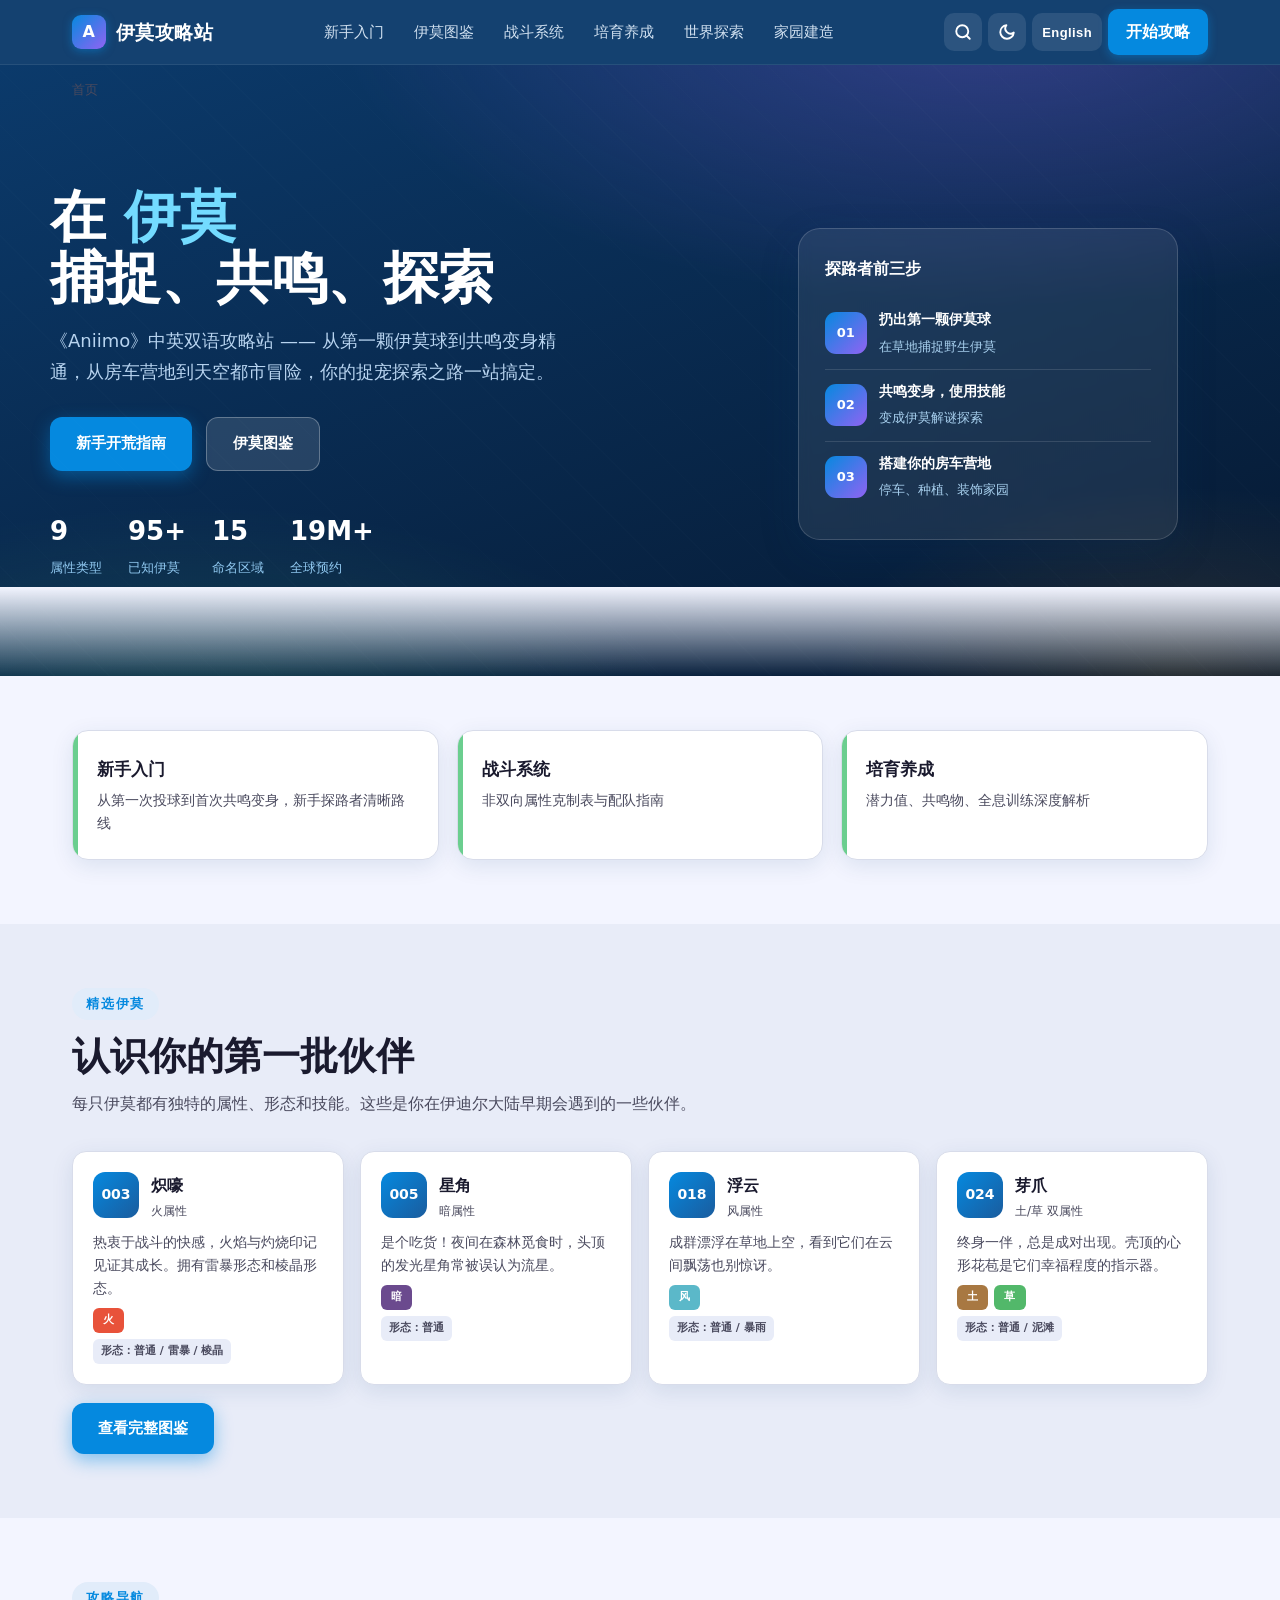
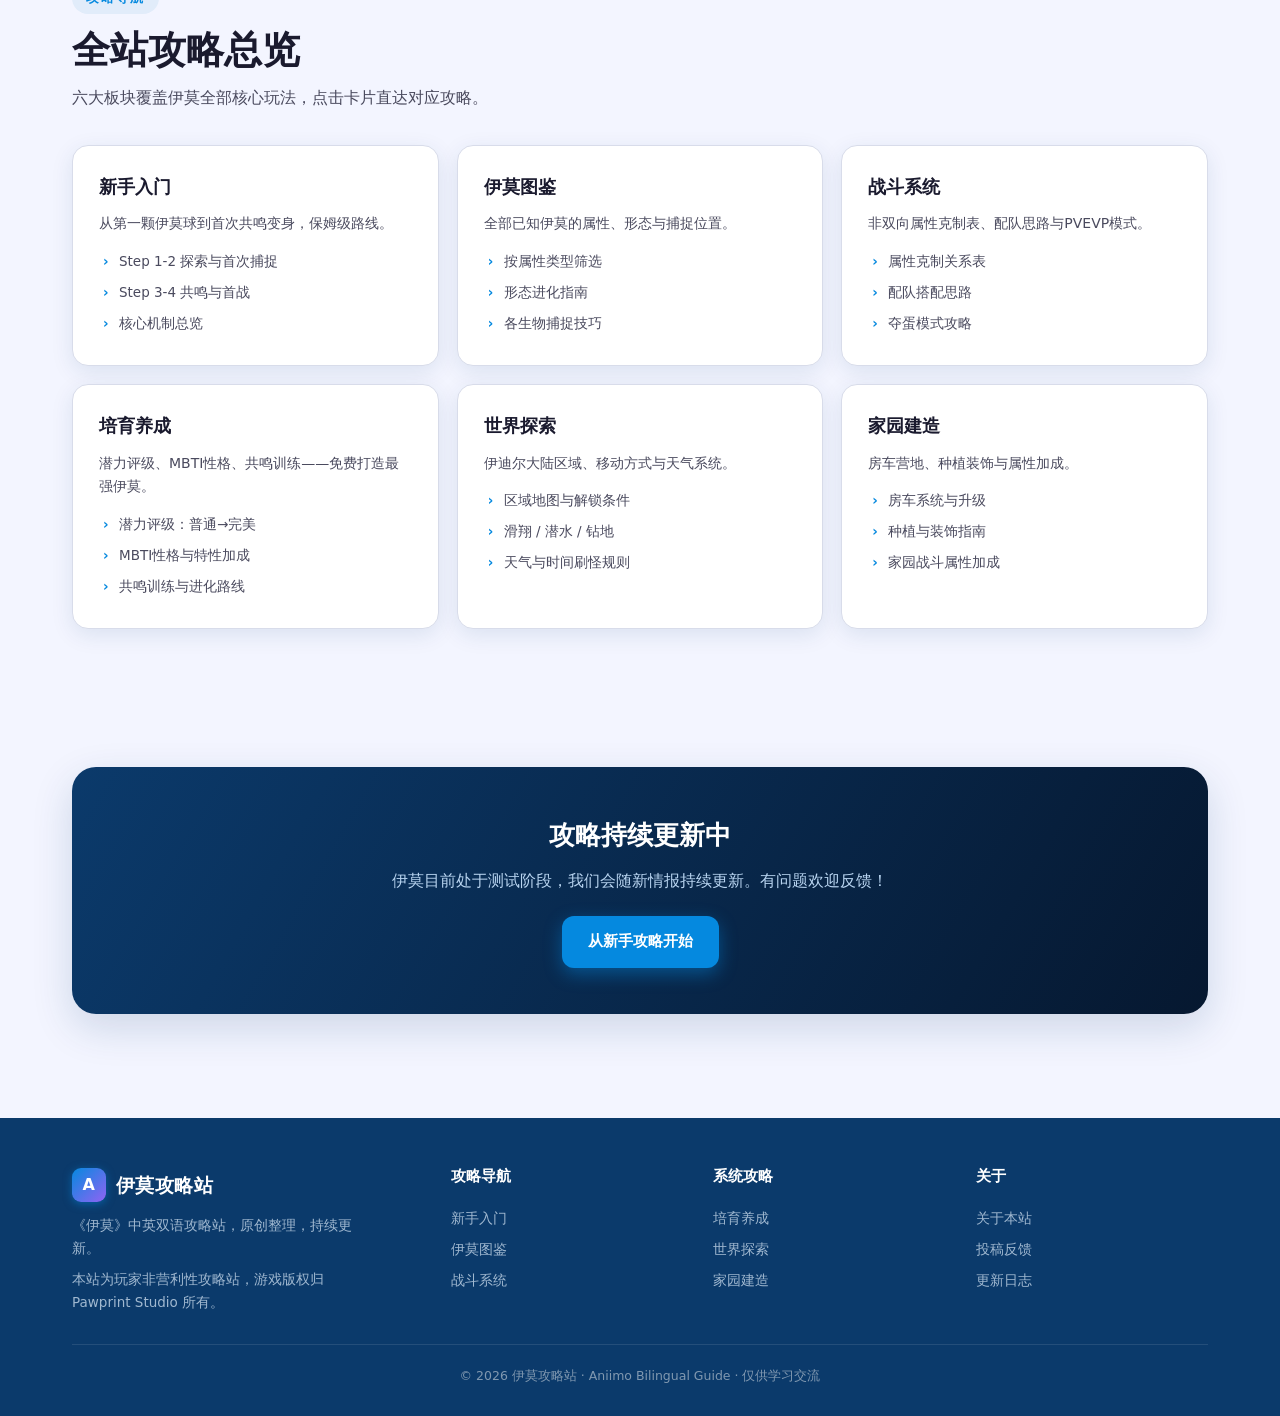
<file: index.html>
<!DOCTYPE html>
<html lang="zh-CN">
<head>
<!-- Google Analytics 4 -->
<script>
  if (location.hostname === "aniimo.yxhtl.com") {
    window.dataLayer = window.dataLayer || [];
    window.gtag = function(){ window.dataLayer.push(arguments); };
    gtag('js', new Date());
    gtag('config', 'G-LXN57E7E6Z');
    var analyticsScript = document.createElement('script');
    analyticsScript.async = true;
    analyticsScript.src = 'https://www.googletagmanager.com/gtag/js?id=G-LXN57E7E6Z';
    document.head.appendChild(analyticsScript);
  }
</script>
<!-- 百度统计 -->
<script async src="https://hm.baidu.com/hm.js?71f28761d7809372b129ffb5598d0451"></script>
<meta charset="UTF-8">
<meta name="viewport" content="width=device-width, initial-scale=1.0">
<link rel="canonical" href="https://aniimo.yxhtl.com/">
<title>伊莫攻略站 | Aniimo 中英双语游戏攻略</title>
<meta name="description" content="《伊莫》(Aniimo) 中英双语攻略站：新手入门、伊莫图鉴、属性克制与战斗配队、培育养成深度解析、伊迪尔大陆世界探索、家园房车建造。免费开放世界捉宠RPG一站式攻略。">
<meta name="keywords" content="伊莫,Aniimo,攻略,捉宠,开放世界,属性克制,培育养成,伊迪尔大陆,家园建造,共鸣变身,Pawprint Studio">
<link rel="icon" href="data:image/svg+xml,<svg xmlns='http://www.w3.org/2000/svg' viewBox='0 0 100 100'><rect width='100' height='100' rx='20' fill='%230B3A6B'/><text x='50' y='72' font-size='60' font-weight='900' fill='%2373DBFF' text-anchor='middle' font-family='Arial,sans-serif'>A</text></svg>">
<meta property="og:title" content="伊莫攻略站 | Aniimo 中英双语游戏攻略">
<meta property="og:description" content="《伊莫》(Aniimo) 中英双语攻略站：新手入门、伊莫图鉴、属性克制与战斗配队、培育养成深度解析、伊迪尔大陆世界探索、家园房车建造。免费开放世界捉宠RPG一站式攻略。">
<meta property="og:type" content="website">
<meta property="og:url" content="https://aniimo.yxhtl.com/index.html">
<meta name="twitter:card" content="summary">
<link rel="stylesheet" href="css/style.css">
<script type="application/ld+json">
{"@context":"https://schema.org","@type":"WebSite","name":"伊莫攻略站","alternateName":"Aniimo Bilingual Guide","inLanguage":"zh-CN","url":"index.html","about":"《伊莫》(Aniimo) 中英双语攻略站：新手入门、伊莫图鉴、属性克制与战斗配队、培育养成、世界探索、家园建造"}
</script>
</head>
<body>

<!-- ===== NAV ===== -->
<header class="nav">
  <div class="wrap nav-inner">
    <a href="index.html" class="brand"><span class="logo">A</span><span data-i18n="brand">伊莫攻略站</span></a>
    <nav class="nav-links" id="navLinks">
      <a href="getting-started.html" data-i18n="nav.getting-started">新手入门</a>
      <a href="creatures.html" data-i18n="nav.creatures">伊莫图鉴</a>
      <a href="combat.html" data-i18n="nav.combat">战斗系统</a>
      <a href="breeding.html" data-i18n="nav.breeding">培育养成</a>
      <a href="explore.html" data-i18n="nav.explore">世界探索</a>
      <a href="homeland.html" data-i18n="nav.homeland">家园建造</a>
    </nav>
    <div class="nav-utils">
      <button class="nav-btn search-btn" aria-label="搜索"><svg width="18" height="18" viewBox="0 0 24 24" fill="none" stroke="currentColor" stroke-width="2.5" stroke-linecap="round" stroke-linejoin="round"><circle cx="11" cy="11" r="8"/><line x1="21" y1="21" x2="16.65" y2="16.65"/></svg></button>
      <button class="nav-btn dark-btn" aria-label="暗色模式"><svg width="18" height="18" viewBox="0 0 24 24" fill="none" stroke="currentColor" stroke-width="2.5" stroke-linecap="round" stroke-linejoin="round"><path d="M21 12.79A9 9 0 1 1 11.21 3 7 7 0 0 0 21 12.79z"/></svg></button>
      <button class="nav-btn lang-btn" aria-label="语言">English</button>
      <a href="getting-started.html" class="nav-cta" data-i18n="nav.cta.start">开始攻略</a>
    </div>
    <button class="burger" id="burger" aria-label="菜单"><span></span><span></span><span></span></button>
  </div>
</header>

<!-- ===== HERO ===== -->
<div class="hero" id="top">
  <div class="wrap" style="padding-top:14px">
    <div class="breadcrumb" style="color:#b8d4f0"><span data-en="Home">首页</span></div>
  </div>
  <div class="wrap hero-grid">
    <div>
      <h1 data-en="Catch, Twine &amp; Explore&lt;br&gt;in &lt;span&gt;Aniimo&lt;/span&gt;">在 <span>伊莫</span><br>捕捉、共鸣、探索</h1>
      <p class="tag" data-en="The Aniimo bilingual guide — from your first Aniipod throw to Twining mastery, from RV camping to sky-city adventures. Your creature-catching journey, all in one place.">《Aniimo》中英双语攻略站 —— 从第一颗伊莫球到共鸣变身精通，从房车营地到天空都市冒险，你的捉宠探索之路一站搞定。</p>
      <div class="hero-btns">
        <a href="getting-started.html" class="btn btn-primary" data-en="Beginner Guide">新手开荒指南</a>
        <a href="creatures.html" class="btn btn-ghost" data-en="Aniimo Codex">伊莫图鉴</a>
      </div>
      <div class="hero-stats">
        <div class="s"><b>9</b><small data-en="Element Types">属性类型</small></div>
        <div class="s"><b>95+</b><small data-en="Known Aniimo">已知伊莫</small></div>
        <div class="s"><b>15</b><small data-en="Regions">命名区域</small></div>
        <div class="s"><b>19M+</b><small data-en="Pre-Registered">全球预约</small></div>
      </div>
    </div>
    <div class="hero-art">
      <div class="island-card">
        <h3 data-en="First 3 Steps as a Pathfinder">探路者前三步</h3>
        <div class="day-row"><div class="day-badge">01</div><div class="t"><b data-en="Throw Your First Aniipod">扔出第一颗伊莫球</b><small data-en="Catch a wild Aniimo in the meadows">在草地捕捉野生伊莫</small></div></div>
        <div class="day-row"><div class="day-badge">02</div><div class="t"><b data-en="Twine &amp; Use Skills">共鸣变身，使用技能</b><small data-en="Transform into Aniimo to solve puzzles">变成伊莫解谜探索</small></div></div>
        <div class="day-row"><div class="day-badge">03</div><div class="t"><b data-en="Build Your RV Camp">搭建你的房车营地</b><small data-en="Park, farm, and decorate your homeland">停车、种植、装饰家园</small></div></div>
      </div>
    </div>
  </div>
</div>

<!-- ===== QUICK ACCESS ===== -->
<section style="padding-top:54px">
  <div class="wrap">
    <div class="quick">
      <a href="getting-started.html" class="qcard"><h3 data-en="Beginner Guide">新手入门</h3><p data-en="From first throw to first Twine — a clear path for new Pathfinders">从第一次投球到首次共鸣变身，新手探路者清晰路线</p></a>
      <a href="combat.html" class="qcard"><h3 data-en="Combat System">战斗系统</h3><p data-en="Non-bidirectional type chart &amp; team building guide">非双向属性克制表与配队指南</p></a>
      <a href="breeding.html" class="qcard"><h3 data-en="Breeding">培育养成</h3><p data-en="Potential, resonance, training — deep dive into stats">潜力值、共鸣物、全息训练深度解析</p></a>
    </div>
  </div>
</section>

<!-- ===== FEATURED ANIIMO ===== -->
<section class="bg-alt">
  <div class="wrap">
    <span class="eyebrow" data-en="Featured Aniimo">精选伊莫</span>
    <h2 class="title" data-en="Meet Your First Companions">认识你的第一批伙伴</h2>
    <p class="subtitle" data-en="Each Aniimo has unique types, forms, and abilities. Here are some you'll encounter early in Idyll.">每只伊莫都有独特的属性、形态和技能。这些是你在伊迪尔大陆早期会遇到的一些伙伴。</p>
    <div class="res-grid">
      <div class="creature-card">
        <div class="creature-head">
          <div class="creature-no">003</div>
          <div><h4 data-en="Scorchhowl">炽嚎</h4><div class="cn-name" data-en="Fire type">火属性</div></div>
        </div>
        <p data-en="Loves the thrill of battle. Flame and burning marks mark their growth. Has Thunderstorm and Prismana forms.">热衷于战斗的快感，火焰与灼烧印记见证其成长。拥有雷暴形态和棱晶形态。</p>
        <div class="type-row"><span class="type-badge t-fire" data-en="Fire">火</span></div>
        <div class="form-tag" data-en="Forms: Normal / Thunderstorm / Prismana">形态：普通 / 雷暴 / 棱晶</div>
      </div>
      <div class="creature-card">
        <div class="creature-head">
          <div class="creature-no">005</div>
          <div><h4 data-en="Celestis">星角</h4><div class="cn-name" data-en="Dark type">暗属性</div></div>
        </div>
        <p data-en="Loves food! The glowing stars on their heads are often mistaken for comets when they search the forest at night.">是个吃货！夜间在森林觅食时，头顶的发光星角常被误认为流星。</p>
        <div class="type-row"><span class="type-badge t-dark" data-en="Dark">暗</span></div>
        <div class="form-tag" data-en="Forms: Normal">形态：普通</div>
      </div>
      <div class="creature-card">
        <div class="creature-head">
          <div class="creature-no">018</div>
          <div><h4 data-en="Nimbi">浮云</h4><div class="cn-name" data-en="Wind type">风属性</div></div>
        </div>
        <p data-en="Floats in small groups above grasslands. Don't be surprised to see them drifting in the clouds.">成群漂浮在草地上空，看到它们在云间飘荡也别惊讶。</p>
        <div class="type-row"><span class="type-badge t-wind" data-en="Wind">风</span></div>
        <div class="form-tag" data-en="Forms: Normal / Rainstorm">形态：普通 / 暴雨</div>
      </div>
      <div class="creature-card">
        <div class="creature-head">
          <div class="creature-no">024</div>
          <div><h4 data-en="Budclaw">芽爪</h4><div class="cn-name" data-en="Earth / Grass dual type">土/草 双属性</div></div>
        </div>
        <p data-en="Mates for life, always found in pairs. The heartbloom atop their shells shows their happiness.">终身一伴，总是成对出现。壳顶的心形花苞是它们幸福程度的指示器。</p>
        <div class="type-row"><span class="type-badge t-earth" data-en="Earth">土</span><span class="type-badge t-grass" data-en="Grass">草</span></div>
        <div class="form-tag" data-en="Forms: Normal / Mudflat">形态：普通 / 泥滩</div>
      </div>
    </div>
    <div style="margin-top:18px"><a href="creatures.html" class="btn btn-primary" data-en="View Full Codex">查看完整图鉴</a></div>
  </div>
</section>

<!-- ===== GUIDE OVERVIEW ===== -->
<section>
  <div class="wrap">
    <span class="eyebrow" data-en="Guide Navigation">攻略导航</span>
    <h2 class="title" data-en="Site Guide Overview">全站攻略总览</h2>
    <p class="subtitle" data-en="Six sections covering all core Aniimo gameplay. Click a card to jump to the guide.">六大板块覆盖伊莫全部核心玩法，点击卡片直达对应攻略。</p>
    <div class="feature-grid">
      <a href="getting-started.html" class="fcard"><h4 data-en="Beginner Guide">新手入门</h4><p data-en="From your first Aniipod to your first Twine — a step-by-step path.">从第一颗伊莫球到首次共鸣变身，保姆级路线。</p><ul><li data-en="Step 1-2: Explore &amp; first catches">Step 1-2 探索与首次捕捉</li><li data-en="Step 3-4: Twining &amp; first battles">Step 3-4 共鸣与首战</li><li data-en="Core mechanics overview">核心机制总览</li></ul></a>
      <a href="creatures.html" class="fcard"><h4 data-en="Aniimo Codex">伊莫图鉴</h4><p data-en="All known Aniimo with types, forms, and catch locations.">全部已知伊莫的属性、形态与捕捉位置。</p><ul><li data-en="Filterable by element type">按属性类型筛选</li><li data-en="Form evolution guide">形态进化指南</li><li data-en="Catch tips per creature">各生物捕捉技巧</li></ul></a>
      <a href="combat.html" class="fcard"><h4 data-en="Combat System">战斗系统</h4><p data-en="Non-bidirectional type chart, team building, and PVEVP mode.">非双向属性克制表、配队思路与PVEVP模式。</p><ul><li data-en="Type effectiveness chart">属性克制关系表</li><li data-en="Team comp strategies">配队搭配思路</li><li data-en="Egg Heist PVEVP guide">夺蛋模式攻略</li></ul></a>
      <a href="breeding.html" class="fcard"><h4 data-en="Breeding">培育养成</h4><p data-en="Potential Score, MBTI traits, Resonance Training — max your Aniimo for free.">潜力评级、MBTI性格、共鸣训练——免费打造最强伊莫。</p><ul><li data-en="Potential: Common → Perfect">潜力评级：普通→完美</li><li data-en="MBTI personality &amp; trait buffs">MBTI性格与特性加成</li><li data-en="Resonance Training &amp; evolution">共鸣训练与进化路线</li></ul></a>
      <a href="explore.html" class="fcard"><h4 data-en="World Explore">世界探索</h4><p data-en="Idyll continent regions, movement, and weather.">伊迪尔大陆区域、移动方式与天气系统。</p><ul><li data-en="Region map &amp; unlock conditions">区域地图与解锁条件</li><li data-en="Glide / Dive / Burrow">滑翔 / 潜水 / 钻地</li><li data-en="Weather &amp; time spawn rules">天气与时间刷怪规则</li></ul></a>
      <a href="homeland.html" class="fcard"><h4 data-en="Homeland">家园建造</h4><p data-en="RV camping, farming, decoration, and stat bonuses.">房车营地、种植装饰与属性加成。</p><ul><li data-en="RV system &amp; upgrades">房车系统与升级</li><li data-en="Farming &amp; decoration guide">种植与装饰指南</li><li data-en="Homeland combat bonuses">家园战斗属性加成</li></ul></a>
    </div>
  </div>
</section>

<!-- ===== CTA ===== -->
<section>
  <div class="wrap">
    <div class="cta-strip">
      <h3 data-en="Guides Continuously Updated">攻略持续更新中</h3>
      <p data-en="Aniimo is currently in testing. We'll update content as new info arrives. Feedback welcome!">伊莫目前处于测试阶段，我们会随新情报持续更新。有问题欢迎反馈！</p>
      <a href="getting-started.html" class="btn btn-primary" data-en="Start with Beginner Guide">从新手攻略开始</a>
    </div>
  </div>
</section>

<!-- ===== FOOTER ===== -->
<footer>
  <div class="wrap">
    <div class="foot-grid">
      <div class="foot-brand">
        <a href="index.html" class="brand" style="color:#fff"><span class="logo">A</span><span data-en="Aniimo Guide">伊莫攻略站</span></a>
        <p data-i18n="foot.branddesc">《伊莫》中英双语攻略站，原创整理，持续更新。</p>
        <p class="disclaimer" data-en="This is a non-profit fan guide site. Game rights belong to Pawprint Studio.">本站为玩家非营利性攻略站，游戏版权归 Pawprint Studio 所有。</p>
      </div>
      <div><h4 data-i18n="foot.nav">攻略导航</h4><a href="getting-started.html" data-en="Beginner">新手入门</a><a href="creatures.html" data-en="Codex">伊莫图鉴</a><a href="combat.html" data-en="Combat">战斗系统</a></div>
      <div><h4 data-i18n="foot.systems">系统攻略</h4><a href="breeding.html" data-en="Breeding">培育养成</a><a href="explore.html" data-en="Explore">世界探索</a><a href="homeland.html" data-en="Homeland">家园建造</a></div>
      <div><h4 data-i18n="foot.about">关于</h4><a href="about.html" data-i18n="foot.aboutus">关于本站</a><a href="https://discord.gg/phDAxhFF9M" target="_blank" rel="noopener" data-i18n="foot.feedback">投稿反馈</a><a href="changelog.html" data-i18n="foot.changelog">更新日志</a></div>
    </div>
    <div class="foot-bottom" data-i18n="foot.copy">© 2026 伊莫攻略站 · Aniimo Bilingual Guide · 仅供学习交流</div>
  </div>
</footer>

<button id="toTop" aria-label="返回顶部" data-en="Top">顶部</button>
<div class="search-overlay" id="searchOverlay">
  <div class="search-panel">
    <div class="search-input-wrap">
      <span class="s-ico"></span>
      <input type="text" placeholder="搜索伊莫、属性、攻略…" data-i18n="search.placeholder" data-i18n-ph="1">
      <button class="search-close" aria-label="关闭">×</button>
    </div>
    <div class="search-results"></div>
  </div>
</div>
<script src="js/common.js"></script>
</body>
</html>
</file>
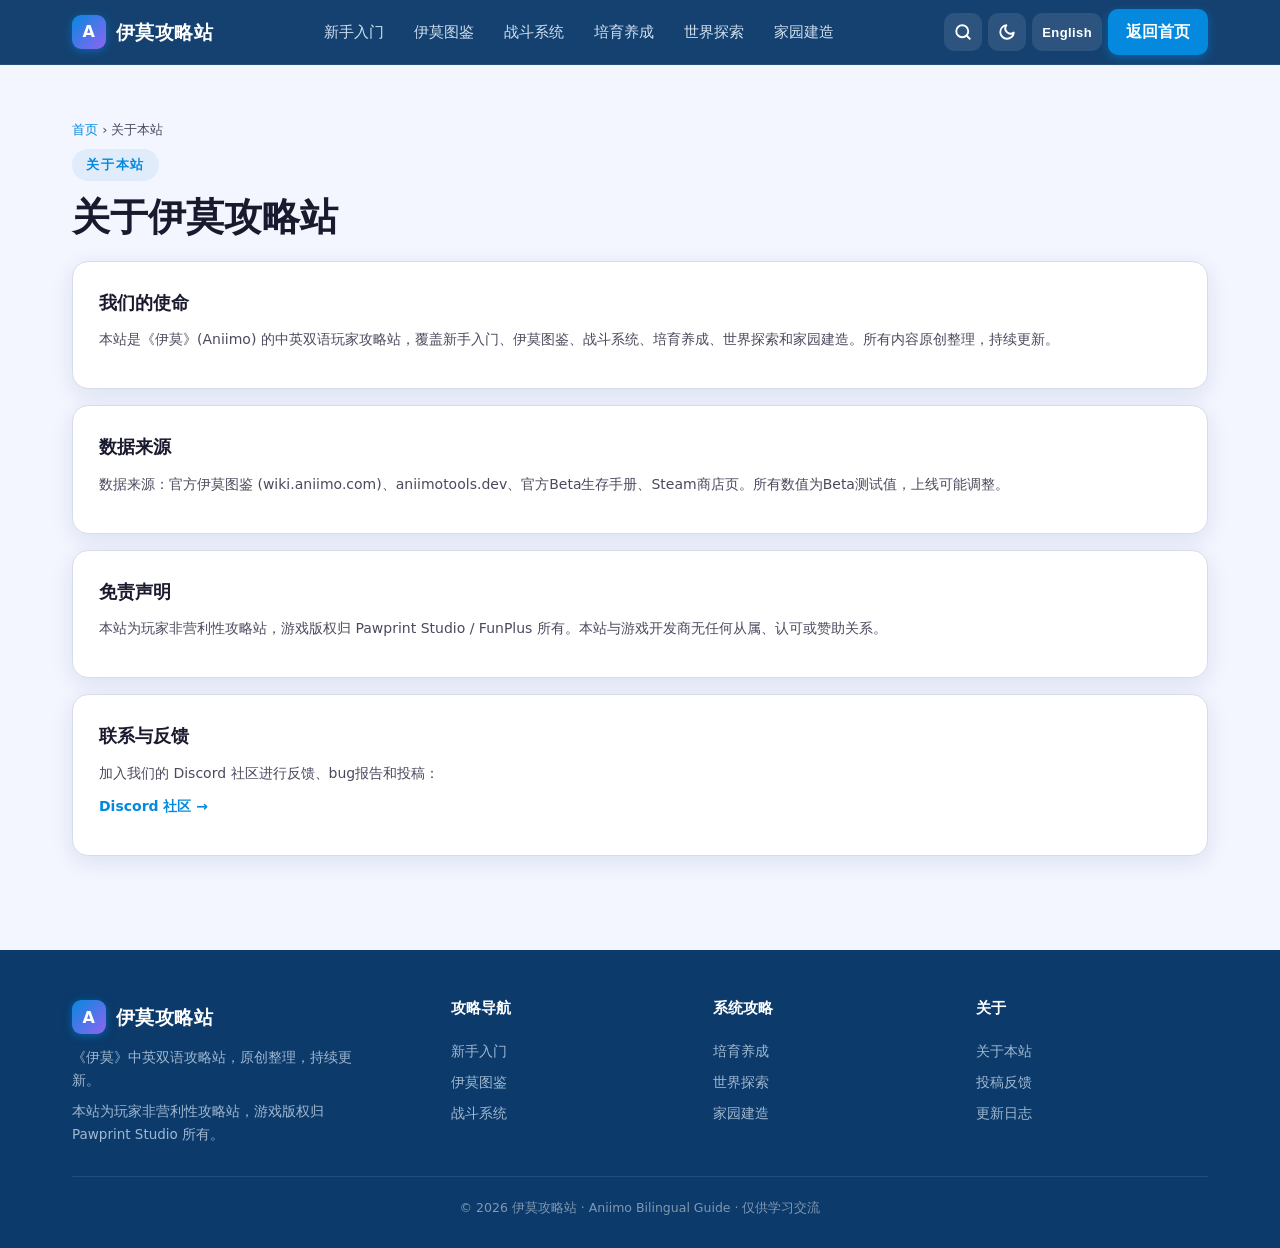
<file: about.html>
<!DOCTYPE html>
<html lang="zh-CN">
<head>
<!-- Google Analytics 4 -->
<script>
  if (location.hostname === "aniimo.yxhtl.com") {
    window.dataLayer = window.dataLayer || [];
    window.gtag = function(){ window.dataLayer.push(arguments); };
    gtag('js', new Date());
    gtag('config', 'G-LXN57E7E6Z');
    var analyticsScript = document.createElement('script');
    analyticsScript.async = true;
    analyticsScript.src = 'https://www.googletagmanager.com/gtag/js?id=G-LXN57E7E6Z';
    document.head.appendChild(analyticsScript);
  }
</script>
<!-- 百度统计 -->
<script async src="https://hm.baidu.com/hm.js?71f28761d7809372b129ffb5598d0451"></script>
<meta charset="UTF-8">
<meta name="viewport" content="width=device-width, initial-scale=1.0">
<link rel="canonical" href="https://aniimo.yxhtl.com/about.html">
<title>关于本站 | 伊莫 Aniimo 攻略</title>
<meta name="description" content="关于伊莫攻略站：本站是玩家非营利性攻略站，提供中英双语内容，持续更新。">
<link rel="icon" href="data:image/svg+xml,<svg xmlns='http://www.w3.org/2000/svg' viewBox='0 0 100 100'><rect width='100' height='100' rx='20' fill='%230B3A6B'/><text x='50' y='72' font-size='60' font-weight='900' fill='%2373DBFF' text-anchor='middle' font-family='Arial,sans-serif'>A</text></svg>">
<meta property="og:title" content="关于本站 | 伊莫 Aniimo 攻略">
<meta property="og:description" content="关于伊莫攻略站：玩家非营利性中英双语攻略站。">
<meta property="og:type" content="website">
<meta property="og:url" content="https://aniimo.yxhtl.com/about.html">
<meta name="twitter:card" content="summary">
<link rel="stylesheet" href="css/style.css">
</head>
<body>
<header class="nav">
  <div class="wrap nav-inner">
    <a href="index.html" class="brand"><span class="logo">A</span><span data-i18n="brand">伊莫攻略站</span></a>
    <nav class="nav-links" id="navLinks">
      <a href="getting-started.html" data-i18n="nav.getting-started">新手入门</a>
      <a href="creatures.html" data-i18n="nav.creatures">伊莫图鉴</a>
      <a href="combat.html" data-i18n="nav.combat">战斗系统</a>
      <a href="breeding.html" data-i18n="nav.breeding">培育养成</a>
      <a href="explore.html" data-i18n="nav.explore">世界探索</a>
      <a href="homeland.html" data-i18n="nav.homeland">家园建造</a>
    </nav>
    <div class="nav-utils">
      <button class="nav-btn search-btn" aria-label="搜索"><svg width="18" height="18" viewBox="0 0 24 24" fill="none" stroke="currentColor" stroke-width="2.5" stroke-linecap="round" stroke-linejoin="round"><circle cx="11" cy="11" r="8"/><line x1="21" y1="21" x2="16.65" y2="16.65"/></svg></button>
      <button class="nav-btn dark-btn" aria-label="暗色模式"><svg width="18" height="18" viewBox="0 0 24 24" fill="none" stroke="currentColor" stroke-width="2.5" stroke-linecap="round" stroke-linejoin="round"><path d="M21 12.79A9 9 0 1 1 11.21 3 7 7 0 0 0 21 12.79z"/></svg></button>
      <button class="nav-btn lang-btn" aria-label="语言">English</button>
      <a href="index.html" class="nav-cta" data-i18n="nav.cta.home">返回首页</a>
    </div>
    <button class="burger" id="burger" aria-label="菜单"><span></span><span></span><span></span></button>
  </div>
</header>
<section id="top" style="padding-top:54px">
  <div class="wrap">
    <div class="breadcrumb"><a href="index.html" data-en="Home">首页</a> <span>›</span> <span data-en="About">关于本站</span></div>
    <span class="eyebrow" data-en="About">关于本站</span>
    <h2 class="title" data-en="About This Site">关于伊莫攻略站</h2>
    <div class="fcard" style="margin-top:20px">
      <h4 data-en="Our Mission">我们的使命</h4>
      <p data-en="A bilingual (Chinese/English) fan guide for Aniimo, covering beginner tips, creature codex, combat system, breeding, exploration, and homeland building. All content is originally compiled and continuously updated.">本站是《伊莫》(Aniimo) 的中英双语玩家攻略站，覆盖新手入门、伊莫图鉴、战斗系统、培育养成、世界探索和家园建造。所有内容原创整理，持续更新。</p>
    </div>
    <div class="fcard" style="margin-top:16px">
      <h4 data-en="Data Sources">数据来源</h4>
      <p data-en="Data is sourced from the official Aniimo Index (wiki.aniimo.com), aniimotools.dev, official Beta Survival Handbook, and Steam store page. All values are beta-build figures and may be retuned at launch.">数据来源：官方伊莫图鉴 (wiki.aniimo.com)、aniimotools.dev、官方Beta生存手册、Steam商店页。所有数值为Beta测试值，上线可能调整。</p>
    </div>
    <div class="fcard" style="margin-top:16px">
      <h4 data-en="Disclaimer">免责声明</h4>
      <p data-en="This is a non-profit fan guide site. Aniimo and all related trademarks belong to Pawprint Studio / FunPlus. This site is not affiliated with, endorsed, or sponsored by the game developers.">本站为玩家非营利性攻略站，游戏版权归 Pawprint Studio / FunPlus 所有。本站与游戏开发商无任何从属、认可或赞助关系。</p>
    </div>
    <div class="fcard" style="margin-top:16px">
      <h4 data-en="Contact & Feedback">联系与反馈</h4>
      <p data-en="Join our Discord community for feedback, bug reports, and contributions:">加入我们的 Discord 社区进行反馈、bug报告和投稿：</p>
      <p style="margin-top:8px"><a href="https://discord.gg/phDAxhFF9M" target="_blank" rel="noopener" style="color:var(--azure);font-weight:700" data-en="Discord Community →">Discord 社区 →</a></p>
    </div>
  </div>
</section>
<footer>
  <div class="wrap">
    <div class="foot-grid">
      <div class="foot-brand">
        <a href="index.html" class="brand" style="color:#fff"><span class="logo">A</span><span data-en="Aniimo Guide">伊莫攻略站</span></a>
        <p data-i18n="foot.branddesc">《伊莫》中英双语攻略站，原创整理，持续更新。</p>
        <p class="disclaimer" data-en="This is a non-profit fan guide site. Game rights belong to Pawprint Studio.">本站为玩家非营利性攻略站，游戏版权归 Pawprint Studio 所有。</p>
      </div>
      <div><h4 data-i18n="foot.nav">攻略导航</h4><a href="getting-started.html" data-en="Beginner">新手入门</a><a href="creatures.html" data-en="Codex">伊莫图鉴</a><a href="combat.html" data-en="Combat">战斗系统</a></div>
      <div><h4 data-i18n="foot.systems">系统攻略</h4><a href="breeding.html" data-en="Breeding">培育养成</a><a href="explore.html" data-en="Explore">世界探索</a><a href="homeland.html" data-en="Homeland">家园建造</a></div>
      <div><h4 data-i18n="foot.about">关于</h4><a href="about.html" data-i18n="foot.aboutus">关于本站</a><a href="https://discord.gg/phDAxhFF9M" target="_blank" rel="noopener" data-i18n="foot.feedback">投稿反馈</a><a href="changelog.html" data-i18n="foot.changelog">更新日志</a></div>
    </div>
    <div class="foot-bottom" data-i18n="foot.copy">© 2026 伊莫攻略站 · Aniimo Bilingual Guide · 仅供学习交流</div>
  </div>
</footer>
<button id="toTop" aria-label="返回顶部" data-en="Top">顶部</button>
<div class="search-overlay" id="searchOverlay">
  <div class="search-panel">
    <div class="search-input-wrap">
      <span class="s-ico"></span>
      <input type="text" placeholder="搜索伊莫、属性、攻略…" data-i18n="search.placeholder" data-i18n-ph="1">
      <button class="search-close" aria-label="关闭">×</button>
    </div>
    <div class="search-results"></div>
  </div>
</div>
<script src="js/common.js"></script>
</body>
</html>
</file>
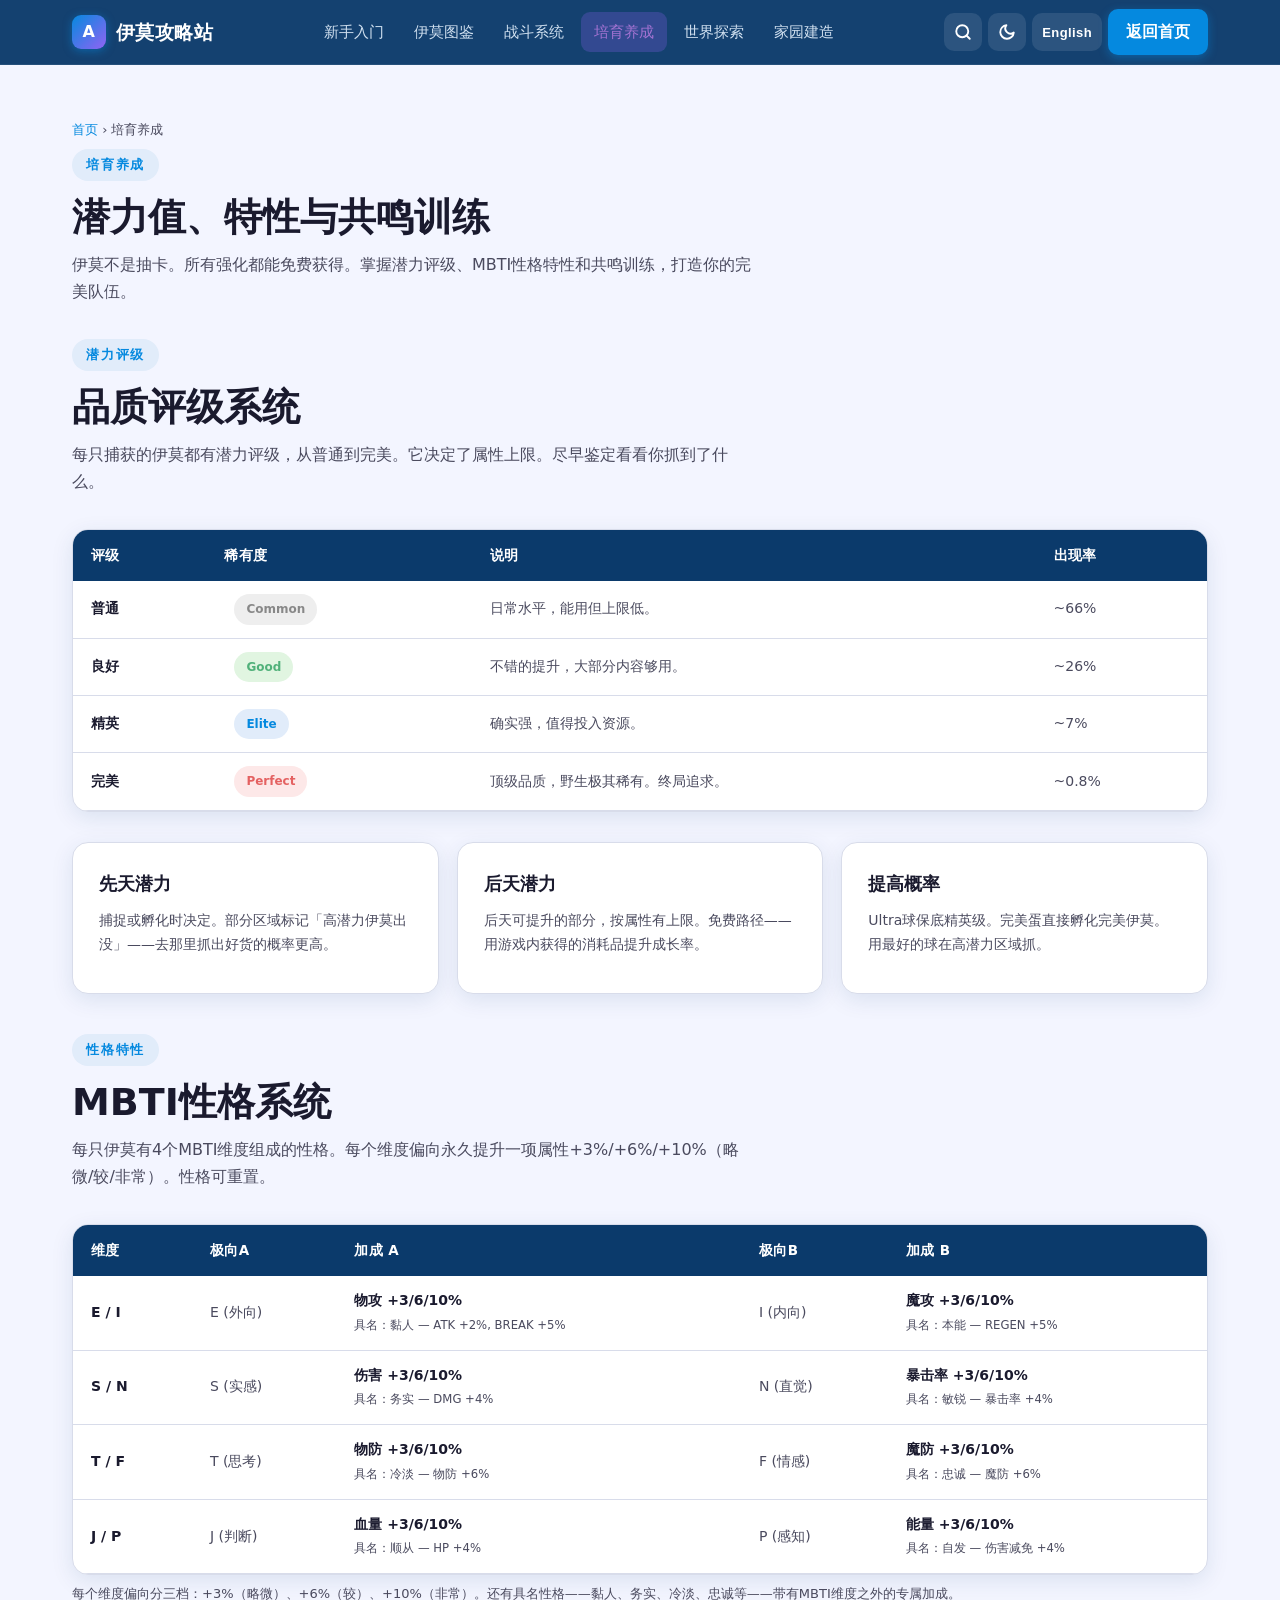
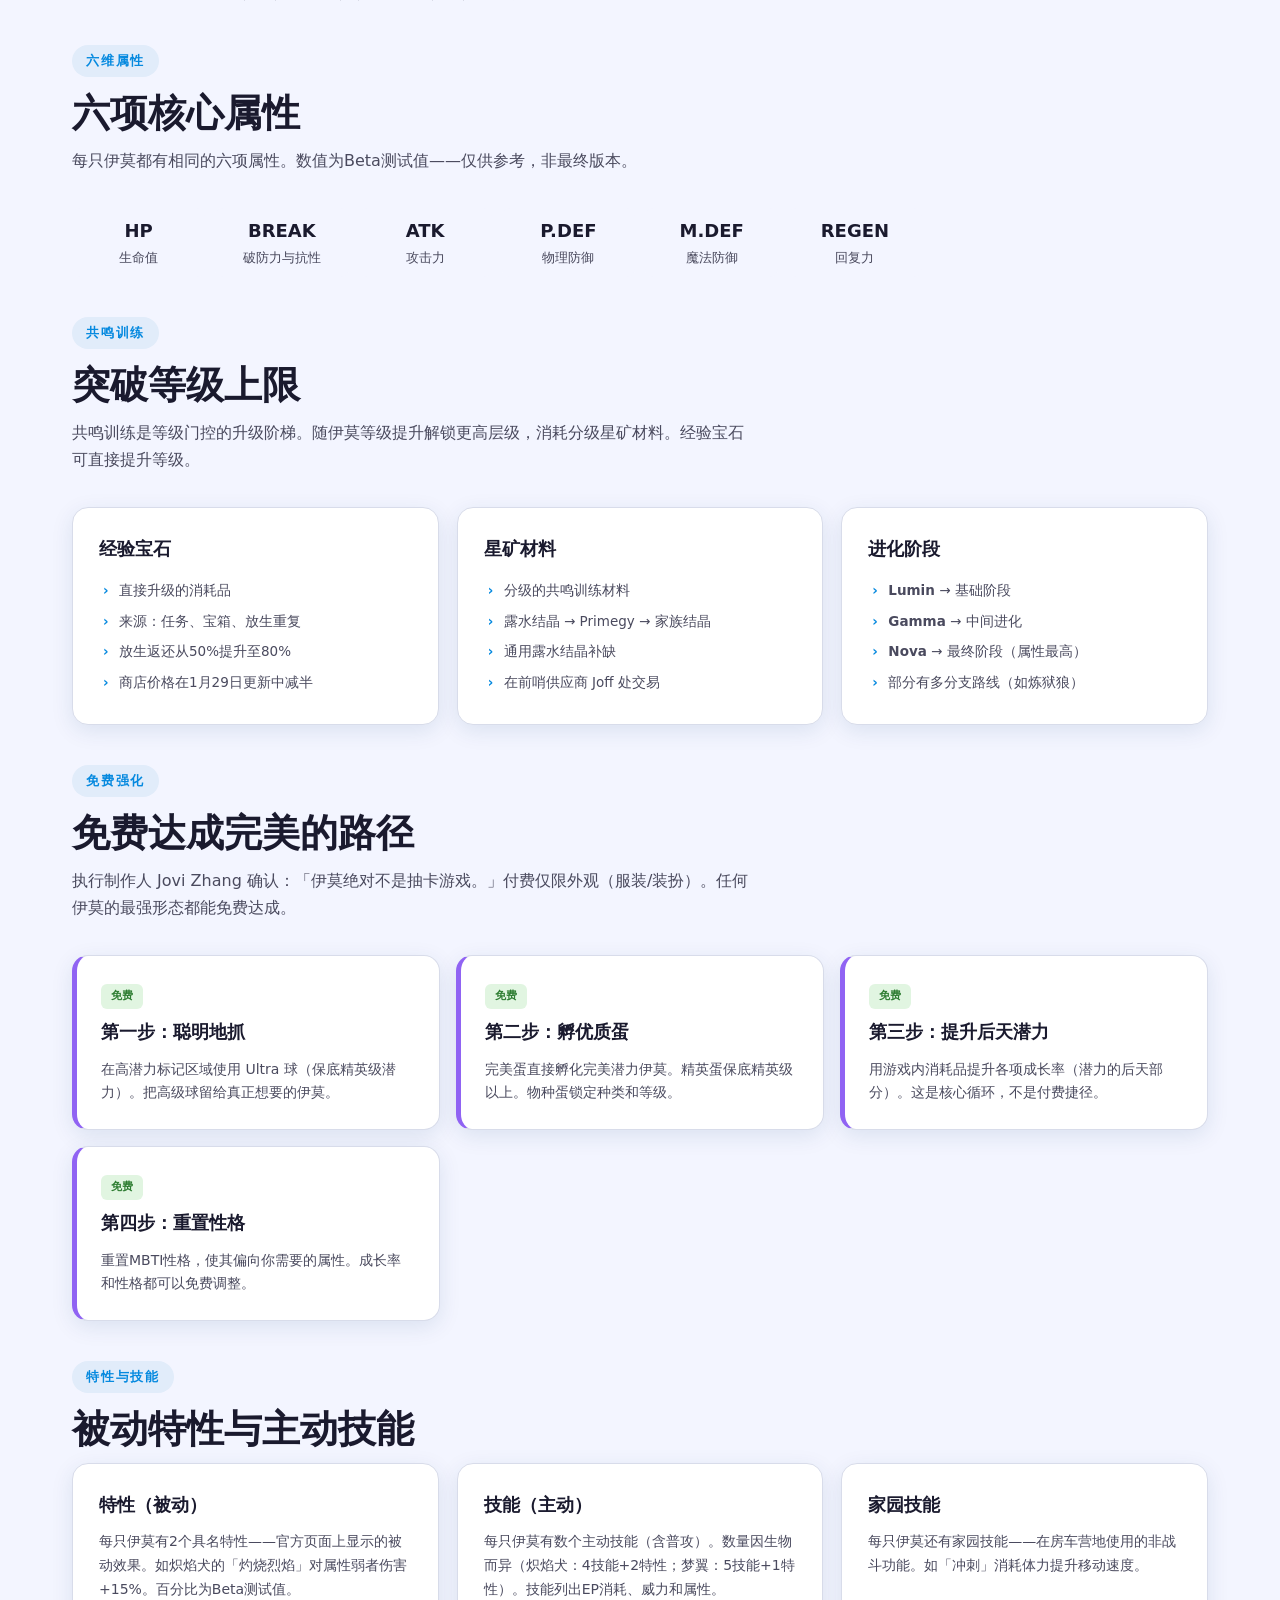
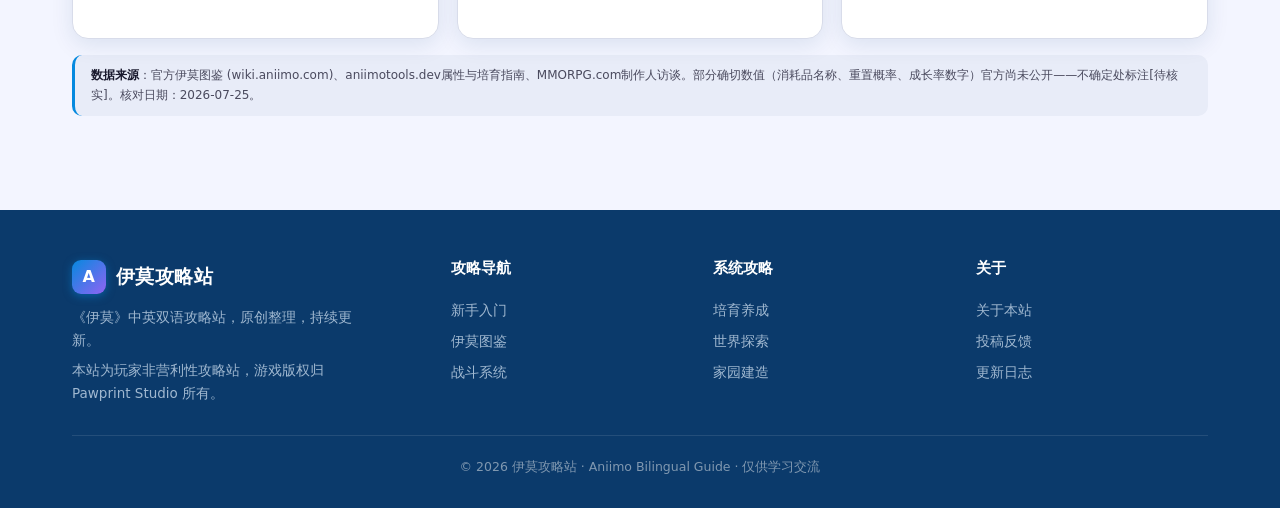
<file: breeding.html>
<!DOCTYPE html>
<html lang="zh-CN">
<head>
<!-- Google Analytics 4 -->
<script>
  if (location.hostname === "aniimo.yxhtl.com") {
    window.dataLayer = window.dataLayer || [];
    window.gtag = function(){ window.dataLayer.push(arguments); };
    gtag('js', new Date());
    gtag('config', 'G-LXN57E7E6Z');
    var analyticsScript = document.createElement('script');
    analyticsScript.async = true;
    analyticsScript.src = 'https://www.googletagmanager.com/gtag/js?id=G-LXN57E7E6Z';
    document.head.appendChild(analyticsScript);
  }
</script>
<!-- 百度统计 -->
<script async src="https://hm.baidu.com/hm.js?71f28761d7809372b129ffb5598d0451"></script>
<meta charset="UTF-8">
<meta name="viewport" content="width=device-width, initial-scale=1.0">
<link rel="canonical" href="https://aniimo.yxhtl.com/breeding.html">
<title>培育养成：潜力值与共鸣训练 | 伊莫 Aniimo 攻略</title>
<meta name="description" content="伊莫培育养成深度攻略：潜力评级(Common→Perfect)、先天/后天潜力、MBTI性格特性、共鸣训练、六维属性、进化路线、免费强化路径详解。">
<meta name="keywords" content="伊莫培育,Aniimo breeding,潜力值,Potential,共鸣训练,Resonance Training,性格,MBTI,进化,Lumin,Gamma,Nova,经验宝石">
<link rel="icon" href="data:image/svg+xml,<svg xmlns='http://www.w3.org/2000/svg' viewBox='0 0 100 100'><rect width='100' height='100' rx='20' fill='%230B3A6B'/><text x='50' y='72' font-size='60' font-weight='900' fill='%2373DBFF' text-anchor='middle' font-family='Arial,sans-serif'>A</text></svg>">
<meta property="og:title" content="培育养成：潜力值与共鸣训练 | 伊莫 Aniimo 攻略">
<meta property="og:description" content="伊莫培育养成深度攻略：潜力评级(Common→Perfect)、先天/后天潜力、MBTI性格特性、共鸣训练、六维属性、进化路线、免费强化路径详解。">
<meta property="og:type" content="article">
<meta property="og:url" content="https://aniimo.yxhtl.com/breeding.html">
<meta name="twitter:card" content="summary">
<link rel="stylesheet" href="css/style.css">
<script type="application/ld+json">
{"@context":"https://schema.org","@type":"Article","headline":"伊莫培育养成攻略","inLanguage":"zh-CN","about":"潜力值、共鸣训练与性格特性","isPartOf":{"@type":"WebSite","name":"伊莫攻略站"}}
</script>
</head>
<body>

<header class="nav">
  <div class="wrap nav-inner">
    <a href="index.html" class="brand"><span class="logo">A</span><span data-i18n="brand">伊莫攻略站</span></a>
    <nav class="nav-links" id="navLinks">
      <a href="getting-started.html" data-i18n="nav.getting-started">新手入门</a>
      <a href="creatures.html" data-i18n="nav.creatures">伊莫图鉴</a>
      <a href="combat.html" data-i18n="nav.combat">战斗系统</a>
      <a href="breeding.html" class="active" data-i18n="nav.breeding">培育养成</a>
      <a href="explore.html" data-i18n="nav.explore">世界探索</a>
      <a href="homeland.html" data-i18n="nav.homeland">家园建造</a>
    </nav>
    <div class="nav-utils">
      <button class="nav-btn search-btn" aria-label="搜索"><svg width="18" height="18" viewBox="0 0 24 24" fill="none" stroke="currentColor" stroke-width="2.5" stroke-linecap="round" stroke-linejoin="round"><circle cx="11" cy="11" r="8"/><line x1="21" y1="21" x2="16.65" y2="16.65"/></svg></button>
      <button class="nav-btn dark-btn" aria-label="暗色模式"><svg width="18" height="18" viewBox="0 0 24 24" fill="none" stroke="currentColor" stroke-width="2.5" stroke-linecap="round" stroke-linejoin="round"><path d="M21 12.79A9 9 0 1 1 11.21 3 7 7 0 0 0 21 12.79z"/></svg></button>
      <button class="nav-btn lang-btn" aria-label="语言">English</button>
      <a href="index.html" class="nav-cta" data-i18n="nav.cta.home">返回首页</a>
    </div>
    <button class="burger" id="burger" aria-label="菜单"><span></span><span></span><span></span></button>
  </div>
</header>

<section id="top" style="padding-top:54px">
  <div class="wrap">
    <div class="breadcrumb"><a href="index.html" data-en="Home">首页</a> <span>›</span> <span data-en="Breeding">培育养成</span></div>
    <span class="eyebrow" data-en="Breeding & Growth">培育养成</span>
    <h2 class="title" data-en="Potential, Traits & Resonance Training">潜力值、特性与共鸣训练</h2>
    <p class="subtitle" data-en="Aniimo is NOT gacha. Every power upgrade is earnable for free. Master the Potential Score, MBTI personality traits, and Resonance Training to build your perfect team.">伊莫不是抽卡。所有强化都能免费获得。掌握潜力评级、MBTI性格特性和共鸣训练，打造你的完美队伍。</p>

    <!-- Potential Score -->
    <span class="eyebrow" data-en="Potential Score">潜力评级</span>
    <h2 class="title" data-en="The Quality Grade System">品质评级系统</h2>
    <p class="subtitle" data-en="Every caught Aniimo has an appraised Potential Score from Common to Perfect. It determines the stat ceiling. Appraise early to see what you actually pulled.">每只捕获的伊莫都有潜力评级，从普通到完美。它决定了属性上限。尽早鉴定看看你抓到了什么。</p>
    <div class="data-table">
      <table>
        <thead><tr><th data-en="Grade">评级</th><th data-en="Rarity">稀有度</th><th data-en="Description">说明</th><th data-en="Catch Rate">出现率</th></tr></thead>
        <tbody>
          <tr><td><b data-en="Common">普通</b></td><td><span class="ver-tag" style="color:#888;background:#eee">Common</span></td><td data-en="The everyday roll. Functional but low ceiling.">日常水平，能用但上限低。</td><td>~66%</td></tr>
          <tr><td><b data-en="Good">良好</b></td><td><span class="ver-tag">Good</span></td><td data-en="A solid step up. Usable for most content.">不错的提升，大部分内容够用。</td><td>~26%</td></tr>
          <tr><td><b data-en="Elite">精英</b></td><td><span class="ver-tag" style="color:var(--azure);background:#E1ECFA">Elite</span></td><td data-en="Genuinely strong. Worth investing in.">确实强，值得投入资源。</td><td>~7%</td></tr>
          <tr><td><b data-en="Perfect">完美</b></td><td><span class="ver-tag" style="color:var(--coral);background:#FDE8E8">Perfect</span></td><td data-en="The top grade, brutally rare on a wild catch. The endgame chase.">顶级品质，野生极其稀有。终局追求。</td><td>~0.8%</td></tr>
        </tbody>
      </table>
    </div>

    <div class="feature-grid" style="margin-top:30px">
      <div class="fcard"><h4 data-en="Innate Potential">先天潜力</h4><p data-en="Rolled the moment you catch or hatch. Some areas are flagged for 'high-potential Aniimo' — hunt there for better rolls.">捕捉或孵化时决定。部分区域标记「高潜力伊莫出没」——去那里抓出好货的概率更高。</p></div>
      <div class="fcard"><h4 data-en="Acquired Potential">后天潜力</h4><p data-en="The part you upgrade afterward, per stat, up to a cap. This is the free path — consumables earned in-game raise growth rates.">后天可提升的部分，按属性有上限。免费路径——用游戏内获得的消耗品提升成长率。</p></div>
      <div class="fcard"><h4 data-en="Stack the Odds">提高概率</h4><p data-en="Aniipod Ultra guarantees Elite+ Potential. Departure Perfect Eggs hatch Perfect outright. Hunt in flagged areas with your best cube.">Ultra球保底精英级。完美蛋直接孵化完美伊莫。用最好的球在高潜力区域抓。</p></div>
    </div>

    <!-- MBTI Personality -->
    <div style="margin-top:40px">
      <span class="eyebrow" data-en="Personality Traits">性格特性</span>
      <h2 class="title" data-en="MBTI Personality System">MBTI性格系统</h2>
      <p class="subtitle" data-en="Every Aniimo has a personality built from 4 MBTI-style axes. Each pole permanently buffs one stat at +3% / +6% / +10% (Somewhat / Relatively / Very). Personality can be rerolled.">每只伊莫有4个MBTI维度组成的性格。每个维度偏向永久提升一项属性+3%/+6%/+10%（略微/较/非常）。性格可重置。</p>
      <div class="data-table">
        <table>
          <thead><tr><th data-en="Axis">维度</th><th data-en="Pole A">极向A</th><th data-en="Buff A">加成 A</th><th data-en="Pole B">极向B</th><th data-en="Buff B">加成 B</th></tr></thead>
          <tbody>
            <tr><td><b>E / I</b></td><td data-en="E (Extraversion)">E (外向)</td><td><b data-en="P.ATK +3/6/10%">物攻 +3/6/10%</b><br><small data-en="Named: Clingy — ATK +2%, BREAK +5%">具名：黏人 — ATK +2%, BREAK +5%</small></td><td data-en="I (Introversion)">I (内向)</td><td><b data-en="M.ATK +3/6/10%">魔攻 +3/6/10%</b><br><small data-en="Named: Instinctive — REGEN +5%">具名：本能 — REGEN +5%</small></td></tr>
            <tr><td><b>S / N</b></td><td data-en="S (Sensing)">S (实感)</td><td><b data-en="Damage +3/6/10%">伤害 +3/6/10%</b><br><small data-en="Named: Practical — DMG +4%">具名：务实 — DMG +4%</small></td><td data-en="N (Intuition)">N (直觉)</td><td><b data-en="Crit Rate +3/6/10%">暴击率 +3/6/10%</b><br><small data-en="Named: Perspicacious — Crit Rate +4%">具名：敏锐 — 暴击率 +4%</small></td></tr>
            <tr><td><b>T / F</b></td><td data-en="T (Thinking)">T (思考)</td><td><b data-en="P.DEF +3/6/10%">物防 +3/6/10%</b><br><small data-en="Named: Aloof — P.DEF +6%">具名：冷淡 — 物防 +6%</small></td><td data-en="F (Feeling)">F (情感)</td><td><b data-en="M.DEF +3/6/10%">魔防 +3/6/10%</b><br><small data-en="Named: Faithful — M.DEF +6%">具名：忠诚 — 魔防 +6%</small></td></tr>
            <tr><td><b>J / P</b></td><td data-en="J (Judging)">J (判断)</td><td><b data-en="HP +3/6/10%">血量 +3/6/10%</b><br><small data-en="Named: Obedient — HP +4%">具名：顺从 — HP +4%</small></td><td data-en="P (Perceiving)">P (感知)</td><td><b data-en="Gusto (Energy) +3/6/10%">能量 +3/6/10%</b><br><small data-en="Named: Spontaneous — DMG Reduction +4%">具名：自发 — 伤害减免 +4%</small></td></tr>
          </tbody>
        </table>
      </div>
      <p style="font-size:13px;color:var(--ink-soft);margin-top:8px" data-en="Each pole buffs in three strengths: +3% (Somewhat), +6% (Relatively), +10% (Very). There are also named personalities — Clingy, Practical, Aloof, Faithful and more — that carry bespoke bonuses beyond the MBTI axes.">每个维度偏向分三档：+3%（略微）、+6%（较）、+10%（非常）。还有具名性格——黏人、务实、冷淡、忠诚等——带有MBTI维度之外的专属加成。</p>
    </div>

    <!-- Six Stats -->
    <div style="margin-top:40px">
      <span class="eyebrow" data-en="Six Stats">六维属性</span>
      <h2 class="title" data-en="The Six Core Stats">六项核心属性</h2>
      <p class="subtitle" data-en="Every Aniimo runs on the same six stats. Numbers shown are beta-build values — treat them as directional, not final.">每只伊莫都有相同的六项属性。数值为Beta测试值——仅供参考，非最终版本。</p>
      <div class="stat-grid">
        <div class="stat-pill"><b>HP</b><span data-en="Health points">生命值</span></div>
        <div class="stat-pill"><b>BREAK</b><span data-en="Break power & resistance">破防力与抗性</span></div>
        <div class="stat-pill"><b>ATK</b><span data-en="Attack power">攻击力</span></div>
        <div class="stat-pill"><b>P.DEF</b><span data-en="Physical defense">物理防御</span></div>
        <div class="stat-pill"><b>M.DEF</b><span data-en="Magical defense">魔法防御</span></div>
        <div class="stat-pill"><b>REGEN</b><span data-en="Recovery rate">回复力</span></div>
      </div>
    </div>

    <!-- Resonance Training -->
    <div style="margin-top:40px">
      <span class="eyebrow" data-en="Resonance Training">共鸣训练</span>
      <h2 class="title" data-en="Push Past Level Caps">突破等级上限</h2>
      <p class="subtitle" data-en="Resonance Training is a level-gated upgrade ladder. Higher tiers unlock as your Aniimo levels up, paid for with graded Astranite material. Experience Gems raise levels directly.">共鸣训练是等级门控的升级阶梯。随伊莫等级提升解锁更高层级，消耗分级星矿材料。经验宝石可直接提升等级。</p>
      <div class="feature-grid">
        <div class="fcard"><h4 data-en="Experience Gems">经验宝石</h4><ul>
          <li data-en="Direct level-up currency">直接升级的消耗品</li>
          <li data-en="Earn from quests, chests, releasing duplicates">来源：任务、宝箱、放生重复</li>
          <li data-en="Release refund raised from 50% to 80% in beta">放生返还从50%提升至80%</li>
          <li data-en="Shop price halved in Jan 29 update">商店价格在1月29日更新中减半</li>
        </ul></div>
        <div class="fcard"><h4 data-en="Astranite Material">星矿材料</h4><ul>
          <li data-en="Graded material for Resonance Training">分级的共鸣训练材料</li>
          <li data-en="Dewdrop Crystals → Primegy → Family Crystals">露水结晶 → Primegy → 家族结晶</li>
          <li data-en="Universal Dewdrop Crystals cover gaps">通用露水结晶补缺</li>
          <li data-en="Traded via Outpost Vendor Joff">在前哨供应商 Joff 处交易</li>
        </ul></div>
        <div class="fcard"><h4 data-en="Evolution Stages">进化阶段</h4><ul>
          <li data-en="<b>Lumin</b> → base stage"><b>Lumin</b> → 基础阶段</li>
          <li data-en="<b>Gamma</b> → mid evolution"><b>Gamma</b> → 中间进化</li>
          <li data-en="<b>Nova</b> → final stage (highest stats)"><b>Nova</b> → 最终阶段（属性最高）</li>
          <li data-en="Some lines have multi-branch paths (e.g. Inferlupa)">部分有多分支路线（如炼狱狼）</li>
        </ul></div>
      </div>
    </div>

    <!-- Free Path -->
    <div style="margin-top:40px">
      <span class="eyebrow" data-en="Free Path">免费强化</span>
      <h2 class="title" data-en="The Free Path to Perfect">免费达成完美的路径</h2>
      <p class="subtitle" data-en="Executive Producer Jovi Zhang confirmed: 'Aniimo is definitely not a gacha game.' Monetization is cosmetic only (outfits/costumes). The strongest build of any creature is reachable for free.">执行制作人 Jovi Zhang 确认：「伊莫绝对不是抽卡游戏。」付费仅限外观（服装/装扮）。任何伊莫的最强形态都能免费达成。</p>
      <div class="mode-grid">
        <div class="mode-card"><span class="mode-tag pve" data-en="Free">免费</span><h4 data-en="Step 1: Hunt Smart">第一步：聪明地抓</h4><p data-en="Use Aniipod Ultra (guarantees Elite+ Potential) in high-potential flagged areas. Save premium cubes for creatures you care about.">在高潜力标记区域使用 Ultra 球（保底精英级潜力）。把高级球留给真正想要的伊莫。</p></div>
        <div class="mode-card"><span class="mode-tag pve" data-en="Free">免费</span><h4 data-en="Step 2: Hatch Premium Eggs">第二步：孵优质蛋</h4><p data-en="Departure Perfect Eggs hatch Perfect-potential Aniimo. Elite eggs guarantee Elite-or-higher. Species-specific eggs lock in both species and tier.">完美蛋直接孵化完美潜力伊莫。精英蛋保底精英级以上。物种蛋锁定种类和等级。</p></div>
        <div class="mode-card"><span class="mode-tag pve" data-en="Free">免费</span><h4 data-en="Step 3: Raise Acquired Potential">第三步：提升后天潜力</h4><p data-en="Use in-game consumables to raise per-stat growth rates (the Acquired half of Potential). This is the core loop, not a paid shortcut.">用游戏内消耗品提升各项成长率（潜力的后天部分）。这是核心循环，不是付费捷径。</p></div>
        <div class="mode-card"><span class="mode-tag pve" data-en="Free">免费</span><h4 data-en="Step 4: Reroll Personality">第四步：重置性格</h4><p data-en="Reroll MBTI personality toward the stat your build wants. Both levers (growth rate + personality) are part of the free core loop.">重置MBTI性格，使其偏向你需要的属性。成长率和性格都可以免费调整。</p></div>
      </div>
    </div>

    <!-- Traits -->
    <div style="margin-top:40px">
      <span class="eyebrow" data-en="Traits & Skills">特性与技能</span>
      <h2 class="title" data-en="Passive Traits & Active Skills">被动特性与主动技能</h2>
      <div class="feature-grid">
        <div class="fcard"><h4 data-en="Traits (Passive)">特性（被动）</h4><p data-en="Each Aniimo carries 2 named traits — passive effects shown on its official page. E.g. Emberpup's 'Scorching Flames' increases damage to enemies weak to your element by 15%. Effect percentages are beta-build values.">每只伊莫有2个具名特性——官方页面上显示的被动效果。如炽焰犬的「灼烧烈焰」对属性弱者伤害+15%。百分比为Beta测试值。</p></div>
        <div class="fcard"><h4 data-en="Skills (Active)">技能（主动）</h4><p data-en="Each Aniimo has a handful of active skills including a basic Attack. Counts vary per creature (Emberpup: 4 skills + 2 traits; Somniwing: 5 skills + 1 trait). Skills list EP cost, power, and element.">每只伊莫有数个主动技能（含普攻）。数量因生物而异（炽焰犬：4技能+2特性；梦翼：5技能+1特性）。技能列出EP消耗、威力和属性。</p></div>
        <div class="fcard"><h4 data-en="Homeland Ability">家园技能</h4><p data-en="Each Aniimo also has a Homeland skill — a non-combat utility used at your RV camp. E.g. 'Hustle' increases movement speed by consuming stamina.">每只伊莫还有家园技能——在房车营地使用的非战斗功能。如「冲刺」消耗体力提升移动速度。</p></div>
      </div>
    </div>

    <div class="data-source">
      <b data-en="Data Sources">数据来源</b>：<span data-en="Official Aniimo Index (wiki.aniimo.com), aniimotools.dev stats & breeding guides, MMORPG.com EP interview. Some exact values (consumable names, reroll odds, growth-rate numbers) are not yet published officially — labeled [待核实] where uncertain. Verified 2026-07-25.">官方伊莫图鉴 (wiki.aniimo.com)、aniimotools.dev属性与培育指南、MMORPG.com制作人访谈。部分确切数值（消耗品名称、重置概率、成长率数字）官方尚未公开——不确定处标注[待核实]。核对日期：2026-07-25。</span>
    </div>
  </div>
</section>

<footer>
  <div class="wrap">
    <div class="foot-grid">
      <div class="foot-brand">
        <a href="index.html" class="brand" style="color:#fff"><span class="logo">A</span><span data-en="Aniimo Guide">伊莫攻略站</span></a>
        <p data-i18n="foot.branddesc">《伊莫》中英双语攻略站，原创整理，持续更新。</p>
        <p class="disclaimer" data-en="This is a non-profit fan guide site. Game rights belong to Pawprint Studio.">本站为玩家非营利性攻略站，游戏版权归 Pawprint Studio 所有。</p>
      </div>
      <div><h4 data-i18n="foot.nav">攻略导航</h4><a href="getting-started.html" data-en="Beginner">新手入门</a><a href="creatures.html" data-en="Codex">伊莫图鉴</a><a href="combat.html" data-en="Combat">战斗系统</a></div>
      <div><h4 data-i18n="foot.systems">系统攻略</h4><a href="breeding.html" data-en="Breeding">培育养成</a><a href="explore.html" data-en="Explore">世界探索</a><a href="homeland.html" data-en="Homeland">家园建造</a></div>
      <div><h4 data-i18n="foot.about">关于</h4><a href="about.html" data-i18n="foot.aboutus">关于本站</a><a href="https://discord.gg/phDAxhFF9M" target="_blank" rel="noopener" data-i18n="foot.feedback">投稿反馈</a><a href="changelog.html" data-i18n="foot.changelog">更新日志</a></div>
    </div>
    <div class="foot-bottom" data-i18n="foot.copy">© 2026 伊莫攻略站 · Aniimo Bilingual Guide · 仅供学习交流</div>
  </div>
</footer>

<button id="toTop" aria-label="返回顶部" data-en="Top">顶部</button>
<div class="search-overlay" id="searchOverlay">
  <div class="search-panel">
    <div class="search-input-wrap">
      <span class="s-ico"></span>
      <input type="text" placeholder="搜索伊莫、属性、攻略…" data-i18n="search.placeholder" data-i18n-ph="1">
      <button class="search-close" aria-label="关闭">×</button>
    </div>
    <div class="search-results"></div>
  </div>
</div>
<script src="js/common.js"></script>
</body>
</html>
</file>
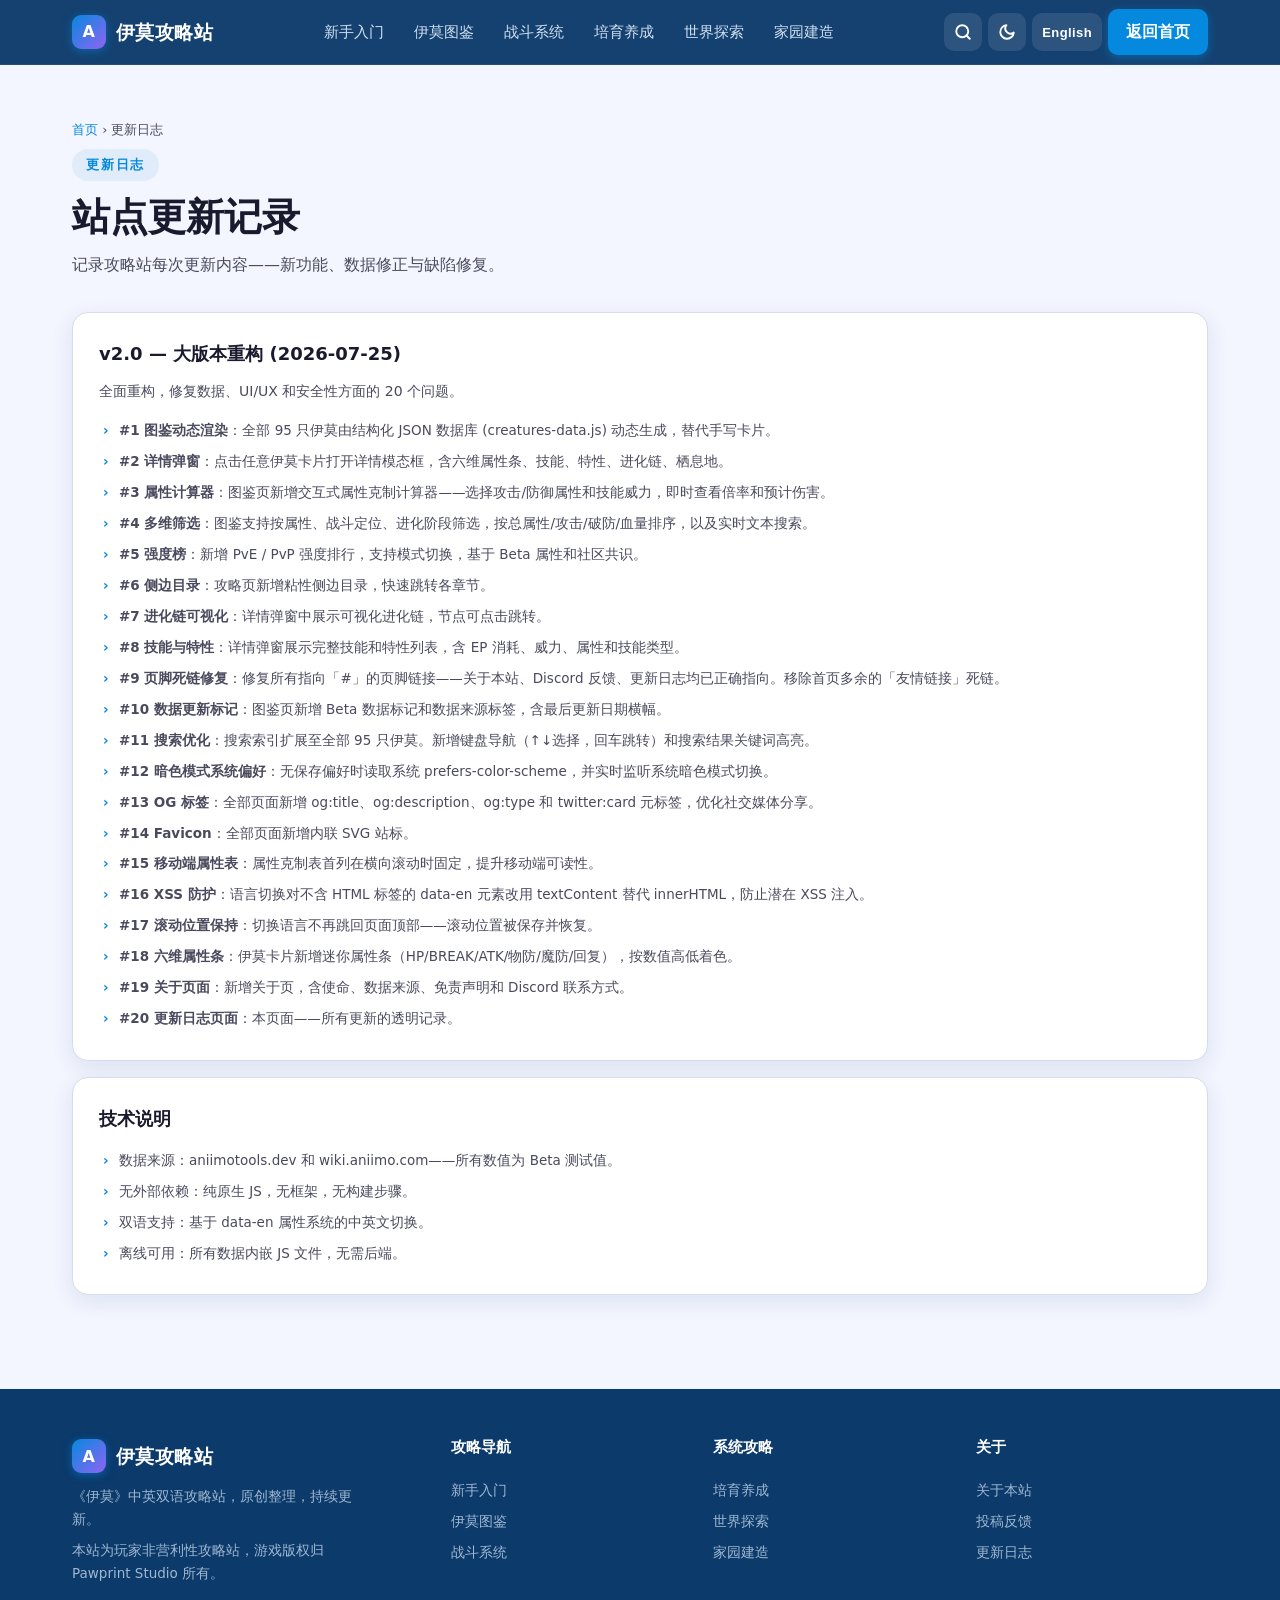
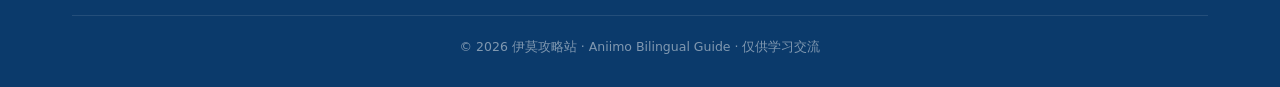
<file: changelog.html>
<!DOCTYPE html>
<html lang="zh-CN">
<head>
<!-- Google Analytics 4 -->
<script>
  if (location.hostname === "aniimo.yxhtl.com") {
    window.dataLayer = window.dataLayer || [];
    window.gtag = function(){ window.dataLayer.push(arguments); };
    gtag('js', new Date());
    gtag('config', 'G-LXN57E7E6Z');
    var analyticsScript = document.createElement('script');
    analyticsScript.async = true;
    analyticsScript.src = 'https://www.googletagmanager.com/gtag/js?id=G-LXN57E7E6Z';
    document.head.appendChild(analyticsScript);
  }
</script>
<!-- 百度统计 -->
<script async src="https://hm.baidu.com/hm.js?71f28761d7809372b129ffb5598d0451"></script>
<meta charset="UTF-8">
<meta name="viewport" content="width=device-width, initial-scale=1.0">
<link rel="canonical" href="https://aniimo.yxhtl.com/changelog.html">
<title>更新日志 | 伊莫 Aniimo 攻略</title>
<meta name="description" content="伊莫攻略站更新日志：记录每次更新的内容、修复的问题和新增的功能。">
<meta name="keywords" content="伊莫攻略,更新日志,changelog,Aniimo">
<link rel="icon" href="data:image/svg+xml,<svg xmlns='http://www.w3.org/2000/svg' viewBox='0 0 100 100'><rect width='100' height='100' rx='20' fill='%230B3A6B'/><text x='50' y='72' font-size='60' font-weight='900' fill='%2373DBFF' text-anchor='middle' font-family='Arial,sans-serif'>A</text></svg>">
<meta property="og:title" content="更新日志 | 伊莫 Aniimo 攻略">
<meta property="og:description" content="伊莫攻略站更新日志：记录每次更新的内容、修复的问题和新增的功能。">
<meta property="og:type" content="website">
<meta property="og:url" content="https://aniimo.yxhtl.com/changelog.html">
<meta name="twitter:card" content="summary">
<link rel="stylesheet" href="css/style.css">
</head>
<body>
<header class="nav">
  <div class="wrap nav-inner">
    <a href="index.html" class="brand"><span class="logo">A</span><span data-i18n="brand">伊莫攻略站</span></a>
    <nav class="nav-links" id="navLinks">
      <a href="getting-started.html" data-i18n="nav.getting-started">新手入门</a>
      <a href="creatures.html" data-i18n="nav.creatures">伊莫图鉴</a>
      <a href="combat.html" data-i18n="nav.combat">战斗系统</a>
      <a href="breeding.html" data-i18n="nav.breeding">培育养成</a>
      <a href="explore.html" data-i18n="nav.explore">世界探索</a>
      <a href="homeland.html" data-i18n="nav.homeland">家园建造</a>
    </nav>
    <div class="nav-utils">
      <button class="nav-btn search-btn" aria-label="搜索"><svg width="18" height="18" viewBox="0 0 24 24" fill="none" stroke="currentColor" stroke-width="2.5" stroke-linecap="round" stroke-linejoin="round"><circle cx="11" cy="11" r="8"/><line x1="21" y1="21" x2="16.65" y2="16.65"/></svg></button>
      <button class="nav-btn dark-btn" aria-label="暗色模式"><svg width="18" height="18" viewBox="0 0 24 24" fill="none" stroke="currentColor" stroke-width="2.5" stroke-linecap="round" stroke-linejoin="round"><path d="M21 12.79A9 9 0 1 1 11.21 3 7 7 0 0 0 21 12.79z"/></svg></button>
      <button class="nav-btn lang-btn" aria-label="语言">English</button>
      <a href="index.html" class="nav-cta" data-i18n="nav.cta.home">返回首页</a>
    </div>
    <button class="burger" id="burger" aria-label="菜单"><span></span><span></span><span></span></button>
  </div>
</header>
<section id="top" style="padding-top:54px">
  <div class="wrap">
    <div class="breadcrumb"><a href="index.html" data-en="Home">首页</a> <span>›</span> <span data-en="Changelog">更新日志</span></div>
    <span class="eyebrow" data-en="Changelog">更新日志</span>
    <h2 class="title" data-en="Site Update History">站点更新记录</h2>
    <p class="subtitle" data-en="Track every update to the Aniimo guide site — new features, data corrections, and bug fixes.">记录攻略站每次更新内容——新功能、数据修正与缺陷修复。</p>

    <!-- v2.0 -->
    <div class="fcard" style="margin-top:20px">
      <h4 data-en="v2.0 — Major Overhaul (2026-07-25)">v2.0 — 大版本重构 (2026-07-25)</h4>
      <p data-en="A comprehensive overhaul addressing 20 issues across data, UI/UX, and security.">全面重构，修复数据、UI/UX 和安全性方面的 20 个问题。</p>
      <ul style="margin-top:12px">
        <li data-en="#1 Codex dynamic rendering: All 95 Aniimo now rendered from a structured JSON database (creatures-data.js), replacing static hand-written cards."><b>#1 图鉴动态渲染</b>：全部 95 只伊莫由结构化 JSON 数据库 (creatures-data.js) 动态生成，替代手写卡片。</li>
        <li data-en="#2 Detail modal: Click any creature card to open a full-detail modal with stats bars, skills, traits, evolution chain, and habitats."><b>#2 详情弹窗</b>：点击任意伊莫卡片打开详情模态框，含六维属性条、技能、特性、进化链、栖息地。</li>
        <li data-en="#3 Type calculator: Interactive type effectiveness calculator on the Codex page — pick attacker/defender types and skill power to see multiplier and estimated damage."><b>#3 属性计算器</b>：图鉴页新增交互式属性克制计算器——选择攻击/防御属性和技能威力，即时查看倍率和预计伤害。</li>
        <li data-en="#4 Multi-dimensional filters: Codex now supports filtering by element, combat role, evolution stage, plus sorting by total stats / ATK / BREAK / HP, and live text search."><b>#4 多维筛选</b>：图鉴支持按属性、战斗定位、进化阶段筛选，按总属性/攻击/破防/血量排序，以及实时文本搜索。</li>
        <li data-en="#5 Tier list: PvE and PvP tier rankings with mode toggle, based on beta stats and community consensus."><b>#5 强度榜</b>：新增 PvE / PvP 强度排行，支持模式切换，基于 Beta 属性和社区共识。</li>
        <li data-en="#6 TOC sidebar: Sticky table-of-contents sidebar on guide pages for quick section navigation."><b>#6 侧边目录</b>：攻略页新增粘性侧边目录，快速跳转各章节。</li>
        <li data-en="#7 Evolution chain: Visual evolution chain in creature detail modal with clickable nodes for navigation."><b>#7 进化链可视化</b>：详情弹窗中展示可视化进化链，节点可点击跳转。</li>
        <li data-en="#8 Skills & traits: Full skill and trait lists displayed in creature detail, including EP cost, power, element, and skill type."><b>#8 技能与特性</b>：详情弹窗展示完整技能和特性列表，含 EP 消耗、威力、属性和技能类型。</li>
        <li data-en="#9 Footer dead links: Fixed all footer links pointing to '#' — about page, Discord feedback, and changelog now resolve correctly. Removed orphan 'Links' entry on index."><b>#9 页脚死链修复</b>：修复所有指向「#」的页脚链接——关于本站、Discord 反馈、更新日志均已正确指向。移除首页多余的「友情链接」死链。</li>
        <li data-en="#10 Data update markers: Beta-build and data-source tags added to Codex with last-updated date banner."><b>#10 数据更新标记</b>：图鉴页新增 Beta 数据标记和数据来源标签，含最后更新日期横幅。</li>
        <li data-en="#11 Search enhancement: Search index expanded to include all 95 creatures. Added keyboard navigation (↑↓ to select, Enter to go) and query highlighting in results."><b>#11 搜索优化</b>：搜索索引扩展至全部 95 只伊莫。新增键盘导航（↑↓选择，回车跳转）和搜索结果关键词高亮。</li>
        <li data-en="#12 Dark mode system preference: Dark mode now reads prefers-color-scheme when no saved preference exists, and listens for live system changes."><b>#12 暗色模式系统偏好</b>：无保存偏好时读取系统 prefers-color-scheme，并实时监听系统暗色模式切换。</li>
        <li data-en="#13 Open Graph tags: All pages now include og:title, og:description, og:type, and twitter:card meta tags for better social sharing."><b>#13 OG 标签</b>：全部页面新增 og:title、og:description、og:type 和 twitter:card 元标签，优化社交媒体分享。</li>
        <li data-en="#14 Favicon: Inline SVG favicon added to all pages."><b>#14 Favicon</b>：全部页面新增内联 SVG 站标。</li>
        <li data-en="#15 Mobile type chart: Type chart first column now sticky on horizontal scroll for better mobile readability."><b>#15 移动端属性表</b>：属性克制表首列在横向滚动时固定，提升移动端可读性。</li>
        <li data-en="#16 XSS prevention: Language switching now uses textContent instead of innerHTML for all data-en elements without HTML tags, preventing potential XSS injection."><b>#16 XSS 防护</b>：语言切换对不含 HTML 标签的 data-en 元素改用 textContent 替代 innerHTML，防止潜在 XSS 注入。</li>
        <li data-en="#17 Scroll preservation: Language switch no longer jumps to top of page — scroll position is saved and restored."><b>#17 滚动位置保持</b>：切换语言不再跳回页面顶部——滚动位置被保存并恢复。</li>
        <li data-en="#18 Six-stat bars: Creature cards now display mini stat bars (HP/BREAK/ATK/P.DEF/M.DEF/REGEN) with color-coded fills."><b>#18 六维属性条</b>：伊莫卡片新增迷你属性条（HP/BREAK/ATK/物防/魔防/回复），按数值高低着色。</li>
        <li data-en="#19 About page: New about page with mission, data sources, disclaimer, and Discord contact."><b>#19 关于页面</b>：新增关于页，含使命、数据来源、免责声明和 Discord 联系方式。</li>
        <li data-en="#20 Changelog page: This page — a transparent record of all updates."><b>#20 更新日志页面</b>：本页面——所有更新的透明记录。</li>
      </ul>
    </div>

    <div class="fcard" style="margin-top:16px">
      <h4 data-en="Technical Notes">技术说明</h4>
      <ul>
        <li data-en="Data sourced from aniimotools.dev and wiki.aniimo.com — all values are beta-build figures.">数据来源：aniimotools.dev 和 wiki.aniimo.com——所有数值为 Beta 测试值。</li>
        <li data-en="No external dependencies: pure vanilla JS, no frameworks, no build step.">无外部依赖：纯原生 JS，无框架，无构建步骤。</li>
        <li data-en="Bilingual support: full Chinese/English toggle with data-en attribute system.">双语支持：基于 data-en 属性系统的中英文切换。</li>
        <li data-en="Offline-capable: all data embedded in JS files, works without a backend.">离线可用：所有数据内嵌 JS 文件，无需后端。</li>
      </ul>
    </div>
  </div>
</section>
<footer>
  <div class="wrap">
    <div class="foot-grid">
      <div class="foot-brand">
        <a href="index.html" class="brand" style="color:#fff"><span class="logo">A</span><span data-en="Aniimo Guide">伊莫攻略站</span></a>
        <p data-i18n="foot.branddesc">《伊莫》中英双语攻略站，原创整理，持续更新。</p>
        <p class="disclaimer" data-en="This is a non-profit fan guide site. Game rights belong to Pawprint Studio.">本站为玩家非营利性攻略站，游戏版权归 Pawprint Studio 所有。</p>
      </div>
      <div><h4 data-i18n="foot.nav">攻略导航</h4><a href="getting-started.html" data-en="Beginner">新手入门</a><a href="creatures.html" data-en="Codex">伊莫图鉴</a><a href="combat.html" data-en="Combat">战斗系统</a></div>
      <div><h4 data-i18n="foot.systems">系统攻略</h4><a href="breeding.html" data-en="Breeding">培育养成</a><a href="explore.html" data-en="Explore">世界探索</a><a href="homeland.html" data-en="Homeland">家园建造</a></div>
      <div><h4 data-i18n="foot.about">关于</h4><a href="about.html" data-i18n="foot.aboutus">关于本站</a><a href="https://discord.gg/phDAxhFF9M" target="_blank" rel="noopener" data-i18n="foot.feedback">投稿反馈</a><a href="changelog.html" data-i18n="foot.changelog">更新日志</a></div>
    </div>
    <div class="foot-bottom" data-i18n="foot.copy">© 2026 伊莫攻略站 · Aniimo Bilingual Guide · 仅供学习交流</div>
  </div>
</footer>
<button id="toTop" aria-label="返回顶部" data-en="Top">顶部</button>
<div class="search-overlay" id="searchOverlay">
  <div class="search-panel">
    <div class="search-input-wrap">
      <span class="s-ico"></span>
      <input type="text" placeholder="搜索伊莫、属性、攻略…" data-i18n="search.placeholder" data-i18n-ph="1">
      <button class="search-close" aria-label="关闭">×</button>
    </div>
    <div class="search-results"></div>
  </div>
</div>
<script src="js/common.js"></script>
</body>
</html>
</file>
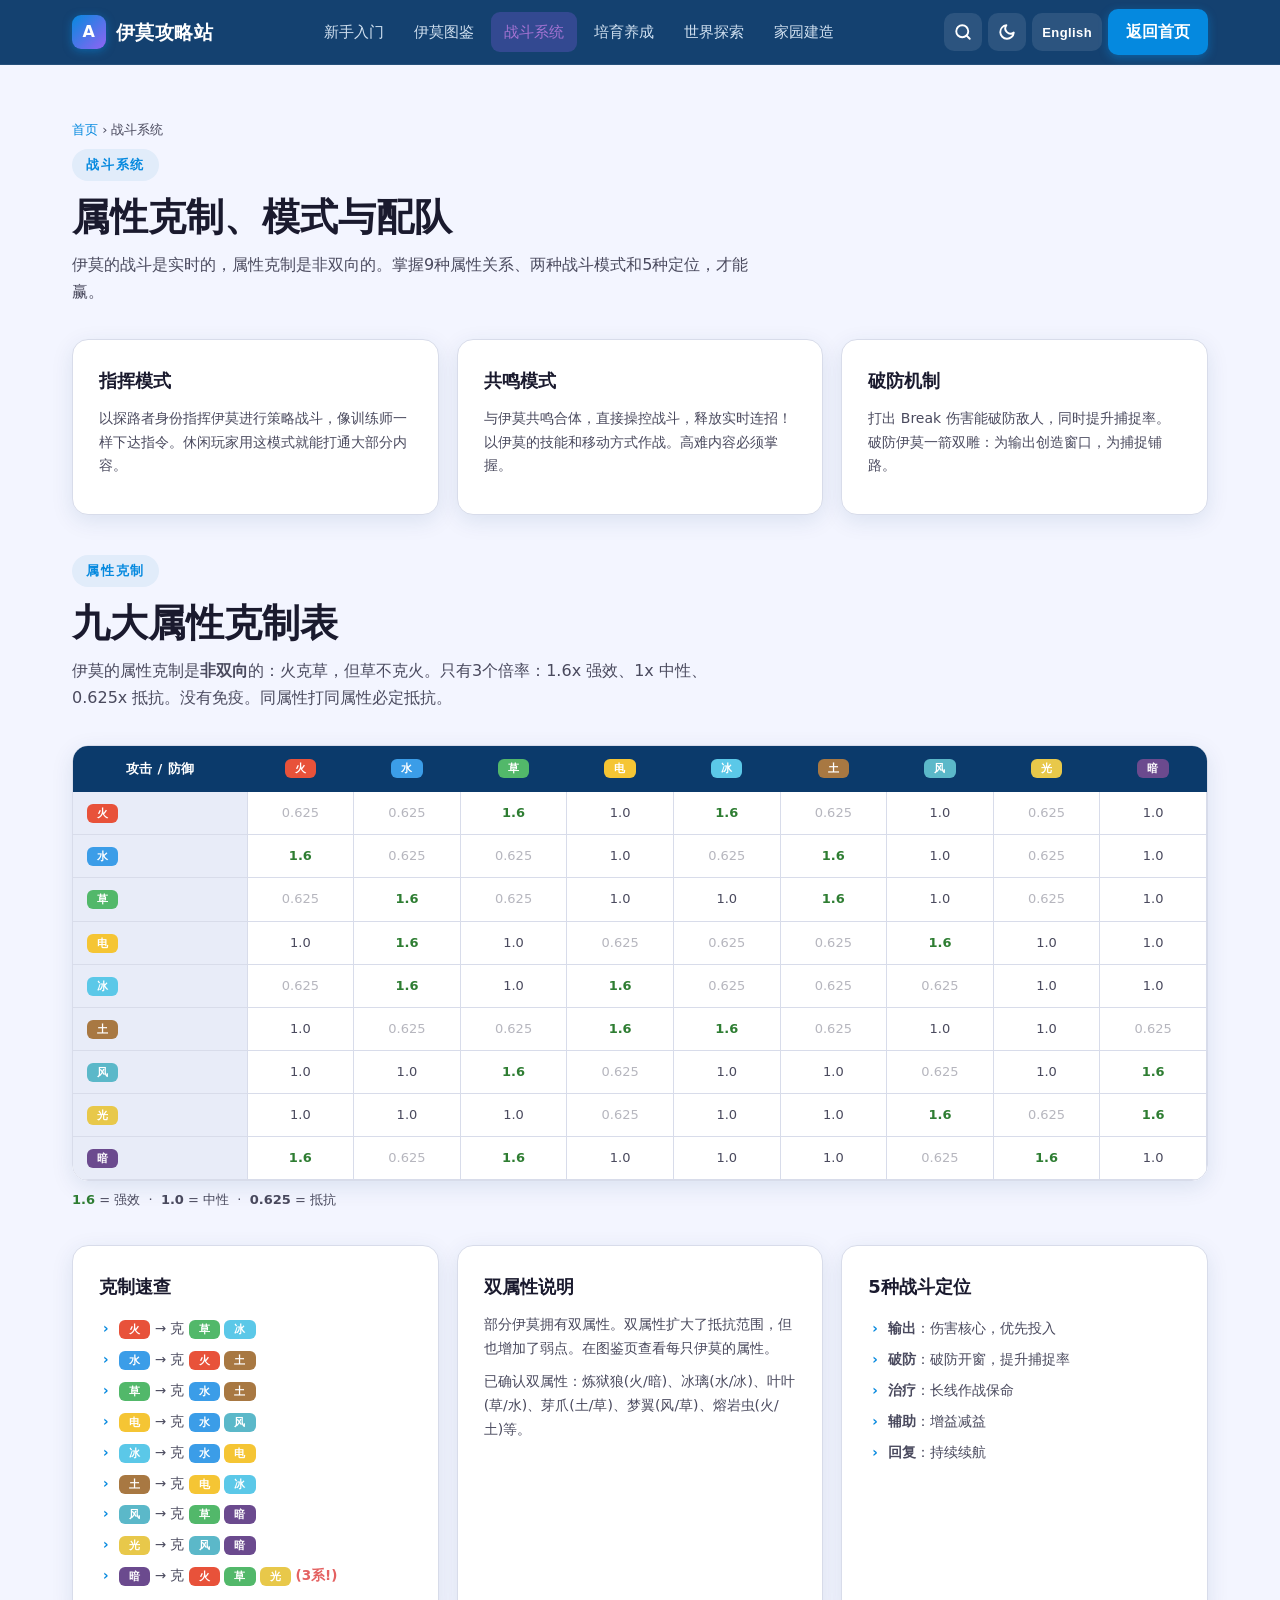
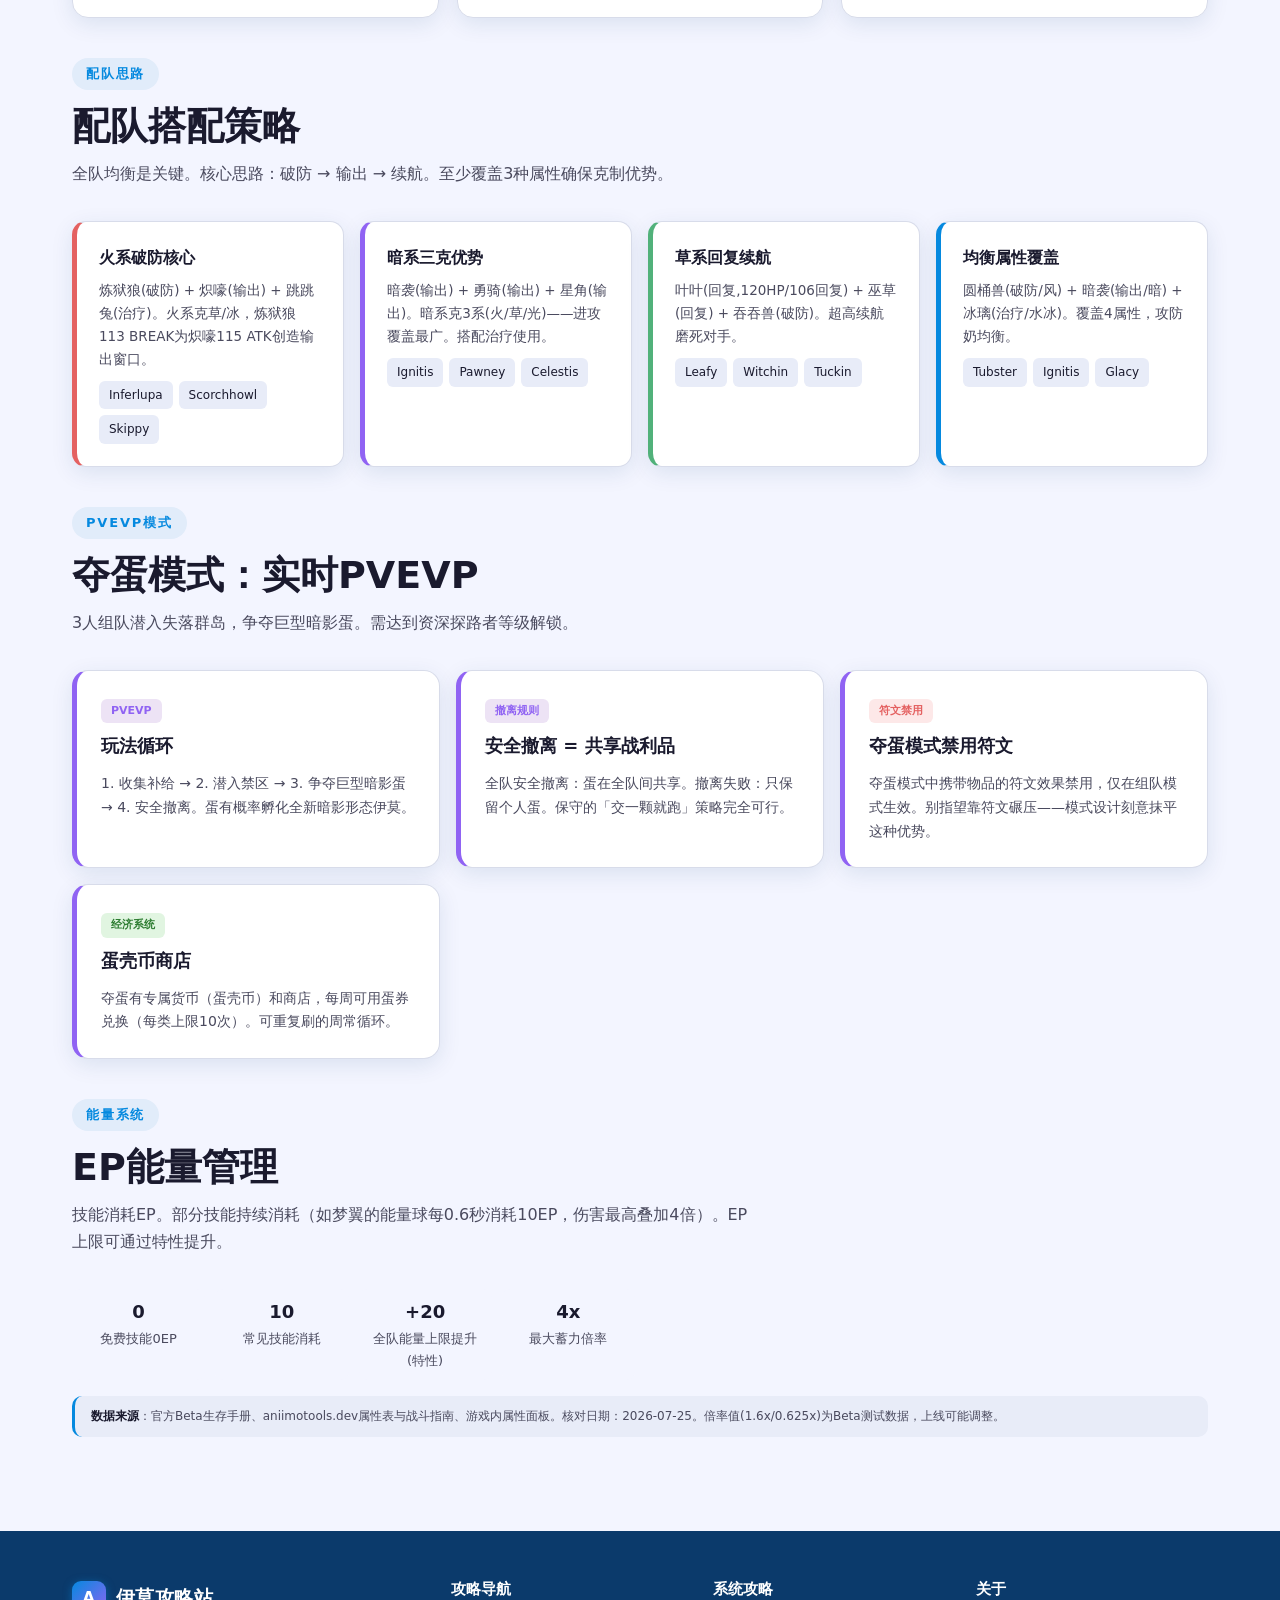
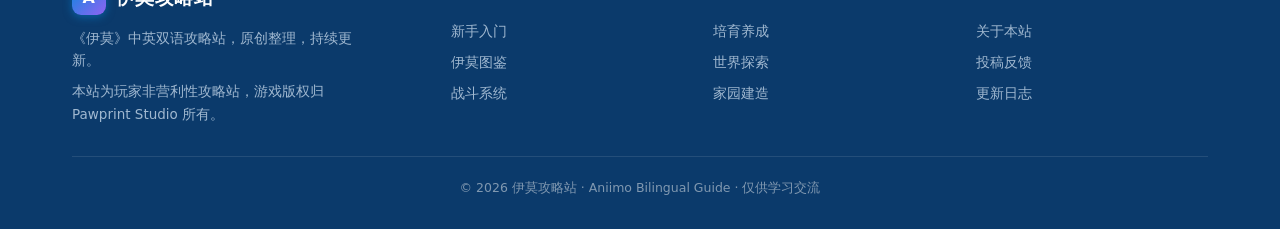
<file: combat.html>
<!DOCTYPE html>
<html lang="zh-CN">
<head>
<!-- Google Analytics 4 -->
<script>
  if (location.hostname === "aniimo.yxhtl.com") {
    window.dataLayer = window.dataLayer || [];
    window.gtag = function(){ window.dataLayer.push(arguments); };
    gtag('js', new Date());
    gtag('config', 'G-LXN57E7E6Z');
    var analyticsScript = document.createElement('script');
    analyticsScript.async = true;
    analyticsScript.src = 'https://www.googletagmanager.com/gtag/js?id=G-LXN57E7E6Z';
    document.head.appendChild(analyticsScript);
  }
</script>
<!-- 百度统计 -->
<script async src="https://hm.baidu.com/hm.js?71f28761d7809372b129ffb5598d0451"></script>
<meta charset="UTF-8">
<meta name="viewport" content="width=device-width, initial-scale=1.0">
<link rel="canonical" href="https://aniimo.yxhtl.com/combat.html">
<title>战斗系统：属性克制与配队 | 伊莫 Aniimo 攻略</title>
<meta name="description" content="伊莫战斗系统攻略：9种属性完整克制关系表（非双向机制）、指挥/共鸣双模式、5种战斗定位、配队思路、夺蛋PVEVP模式详解。">
<meta name="keywords" content="伊莫战斗,Aniimo combat,属性克制,type chart,配队,PVEVP,夺蛋,Egg Heist,共鸣,Twine,破防,Break">
<link rel="icon" href="data:image/svg+xml,<svg xmlns='http://www.w3.org/2000/svg' viewBox='0 0 100 100'><rect width='100' height='100' rx='20' fill='%230B3A6B'/><text x='50' y='72' font-size='60' font-weight='900' fill='%2373DBFF' text-anchor='middle' font-family='Arial,sans-serif'>A</text></svg>">
<meta property="og:title" content="战斗系统：属性克制与配队 | 伊莫 Aniimo 攻略">
<meta property="og:description" content="伊莫战斗系统攻略：9种属性完整克制关系表（非双向机制）、指挥/共鸣双模式、5种战斗定位、配队思路、夺蛋PVEVP模式详解。">
<meta property="og:type" content="article">
<meta property="og:url" content="https://aniimo.yxhtl.com/combat.html">
<meta name="twitter:card" content="summary">
<link rel="stylesheet" href="css/style.css">
<script type="application/ld+json">
{"@context":"https://schema.org","@type":"Article","headline":"伊莫战斗系统攻略","inLanguage":"zh-CN","about":"属性克制、配队与PVEVP模式","isPartOf":{"@type":"WebSite","name":"伊莫攻略站"}}
</script>
</head>
<body>

<header class="nav">
  <div class="wrap nav-inner">
    <a href="index.html" class="brand"><span class="logo">A</span><span data-i18n="brand">伊莫攻略站</span></a>
    <nav class="nav-links" id="navLinks">
      <a href="getting-started.html" data-i18n="nav.getting-started">新手入门</a>
      <a href="creatures.html" data-i18n="nav.creatures">伊莫图鉴</a>
      <a href="combat.html" class="active" data-i18n="nav.combat">战斗系统</a>
      <a href="breeding.html" data-i18n="nav.breeding">培育养成</a>
      <a href="explore.html" data-i18n="nav.explore">世界探索</a>
      <a href="homeland.html" data-i18n="nav.homeland">家园建造</a>
    </nav>
    <div class="nav-utils">
      <button class="nav-btn search-btn" aria-label="搜索"><svg width="18" height="18" viewBox="0 0 24 24" fill="none" stroke="currentColor" stroke-width="2.5" stroke-linecap="round" stroke-linejoin="round"><circle cx="11" cy="11" r="8"/><line x1="21" y1="21" x2="16.65" y2="16.65"/></svg></button>
      <button class="nav-btn dark-btn" aria-label="暗色模式"><svg width="18" height="18" viewBox="0 0 24 24" fill="none" stroke="currentColor" stroke-width="2.5" stroke-linecap="round" stroke-linejoin="round"><path d="M21 12.79A9 9 0 1 1 11.21 3 7 7 0 0 0 21 12.79z"/></svg></button>
      <button class="nav-btn lang-btn" aria-label="语言">English</button>
      <a href="index.html" class="nav-cta" data-i18n="nav.cta.home">返回首页</a>
    </div>
    <button class="burger" id="burger" aria-label="菜单"><span></span><span></span><span></span></button>
  </div>
</header>

<section id="top" style="padding-top:54px">
  <div class="wrap">
    <div class="breadcrumb"><a href="index.html" data-en="Home">首页</a> <span>›</span> <span data-en="Combat">战斗系统</span></div>
    <span class="eyebrow" data-en="Combat System">战斗系统</span>
    <h2 class="title" data-en="Type Chart, Modes & Team Building">属性克制、模式与配队</h2>
    <p class="subtitle" data-en="Aniimo's combat is real-time with a non-bidirectional type system. Master the 9-element chart, dual combat modes, and the 5 roles to win.">伊莫的战斗是实时的，属性克制是非双向的。掌握9种属性关系、两种战斗模式和5种定位，才能赢。</p>

    <!-- Combat Modes -->
    <div class="feature-grid" style="margin-bottom:40px">
      <div class="fcard"><h4 data-en="Command Mode">指挥模式</h4><p data-en="Stay as the Pathfinder and strategically coordinate skills. Direct your Aniimo in tactical battles, trainer-style. Casuals can win whole fights from this mode.">以探路者身份指挥伊莫进行策略战斗，像训练师一样下达指令。休闲玩家用这模式就能打通大部分内容。</p></div>
      <div class="fcard"><h4 data-en="Twine Mode">共鸣模式</h4><p data-en="Transform into your Aniimo and unleash real-time combat with dynamic combos! You move and fight with the Aniimo's own abilities. Essential for hard content.">与伊莫共鸣合体，直接操控战斗，释放实时连招！以伊莫的技能和移动方式作战。高难内容必须掌握。</p></div>
      <div class="fcard"><h4 data-en="Break Mechanic">破防机制</h4><p data-en="Dealing Break damage staggers enemies AND raises capture chance. A Break Aniimo pulls double duty: opens damage windows for DPS and softens targets for catching.">打出 Break 伤害能破防敌人，同时提升捕捉率。破防伊莫一箭双雕：为输出创造窗口，为捕捉铺路。</p></div>
    </div>

    <!-- Type Chart -->
    <span class="eyebrow" data-en="Type Effectiveness">属性克制</span>
    <h2 class="title" data-en="9-Element Type Chart">九大属性克制表</h2>
    <p class="subtitle" data-en="Aniimo's type chart is NON-bidirectional: Fire beats Grass, but Grass does NOT beat Fire. Only 3 multipliers: 1.6x super effective, 1x neutral, 0.625x resisted. No immunities. Same-type vs same-type is always resisted.">伊莫的属性克制是<b>非双向</b>的：火克草，但草不克火。只有3个倍率：1.6x 强效、1x 中性、0.625x 抵抗。没有免疫。同属性打同属性必定抵抗。</p>

    <div class="type-chart-wrap">
      <div class="type-chart">
        <table>
          <thead><tr><th data-en="Atk / Def">攻击 / 防御</th><th class="atk"><span class="type-badge t-fire">火</span></th><th class="atk"><span class="type-badge t-water">水</span></th><th class="atk"><span class="type-badge t-grass">草</span></th><th class="atk"><span class="type-badge t-electric">电</span></th><th class="atk"><span class="type-badge t-ice">冰</span></th><th class="atk"><span class="type-badge t-earth">土</span></th><th class="atk"><span class="type-badge t-wind">风</span></th><th class="atk"><span class="type-badge t-light">光</span></th><th class="atk"><span class="type-badge t-dark">暗</span></th></tr></thead>
          <tbody>
            <tr><td class="row-head"><span class="type-badge t-fire">火</span></td><td><span class="nn">0.625</span></td><td><span class="nn">0.625</span></td><td><span class="se">1.6</span></td><td>1.0</td><td><span class="se">1.6</span></td><td><span class="nn">0.625</span></td><td>1.0</td><td><span class="nn">0.625</span></td><td>1.0</td></tr>
            <tr><td class="row-head"><span class="type-badge t-water">水</span></td><td><span class="se">1.6</span></td><td><span class="nn">0.625</span></td><td><span class="nn">0.625</span></td><td>1.0</td><td><span class="nn">0.625</span></td><td><span class="se">1.6</span></td><td>1.0</td><td><span class="nn">0.625</span></td><td>1.0</td></tr>
            <tr><td class="row-head"><span class="type-badge t-grass">草</span></td><td><span class="nn">0.625</span></td><td><span class="se">1.6</span></td><td><span class="nn">0.625</span></td><td>1.0</td><td>1.0</td><td><span class="se">1.6</span></td><td>1.0</td><td><span class="nn">0.625</span></td><td>1.0</td></tr>
            <tr><td class="row-head"><span class="type-badge t-electric">电</span></td><td>1.0</td><td><span class="se">1.6</span></td><td>1.0</td><td><span class="nn">0.625</span></td><td><span class="nn">0.625</span></td><td><span class="nn">0.625</span></td><td><span class="se">1.6</span></td><td>1.0</td><td>1.0</td></tr>
            <tr><td class="row-head"><span class="type-badge t-ice">冰</span></td><td><span class="nn">0.625</span></td><td><span class="se">1.6</span></td><td>1.0</td><td><span class="se">1.6</span></td><td><span class="nn">0.625</span></td><td><span class="nn">0.625</span></td><td><span class="nn">0.625</span></td><td>1.0</td><td>1.0</td></tr>
            <tr><td class="row-head"><span class="type-badge t-earth">土</span></td><td>1.0</td><td><span class="nn">0.625</span></td><td><span class="nn">0.625</span></td><td><span class="se">1.6</span></td><td><span class="se">1.6</span></td><td><span class="nn">0.625</span></td><td>1.0</td><td>1.0</td><td><span class="nn">0.625</span></td></tr>
            <tr><td class="row-head"><span class="type-badge t-wind">风</span></td><td>1.0</td><td>1.0</td><td><span class="se">1.6</span></td><td><span class="nn">0.625</span></td><td>1.0</td><td>1.0</td><td><span class="nn">0.625</span></td><td>1.0</td><td><span class="se">1.6</span></td></tr>
            <tr><td class="row-head"><span class="type-badge t-light">光</span></td><td>1.0</td><td>1.0</td><td>1.0</td><td><span class="nn">0.625</span></td><td>1.0</td><td>1.0</td><td><span class="se">1.6</span></td><td><span class="nn">0.625</span></td><td><span class="se">1.6</span></td></tr>
            <tr><td class="row-head"><span class="type-badge t-dark">暗</span></td><td><span class="se">1.6</span></td><td><span class="nn">0.625</span></td><td><span class="se">1.6</span></td><td>1.0</td><td>1.0</td><td>1.0</td><td><span class="nn">0.625</span></td><td><span class="se">1.6</span></td><td>1.0</td></tr>
          </tbody>
        </table>
      </div>
    </div>
    <p style="font-size:13px;color:var(--ink-soft);margin-top:8px"><span class="se" style="color:#2e7d32;font-weight:800">1.6</span> = <span data-en="Super Effective">强效</span> &nbsp;·&nbsp; <span style="font-weight:800">1.0</span> = <span data-en="Neutral">中性</span> &nbsp;·&nbsp; <span class="nn" style="color:var(--ink-soft);font-weight:800">0.625</span> = <span data-en="Resisted">抵抗</span></p>

    <!-- Quick reference -->
    <div class="feature-grid" style="margin-top:34px">
      <div class="fcard"><h4 data-en="Strong Against Summary">克制速查</h4><ul>
        <li><span class="type-badge t-fire">火</span> → <span data-en="beats">克</span> <span class="type-badge t-grass">草</span> <span class="type-badge t-ice">冰</span></li>
        <li><span class="type-badge t-water">水</span> → <span data-en="beats">克</span> <span class="type-badge t-fire">火</span> <span class="type-badge t-earth">土</span></li>
        <li><span class="type-badge t-grass">草</span> → <span data-en="beats">克</span> <span class="type-badge t-water">水</span> <span class="type-badge t-earth">土</span></li>
        <li><span class="type-badge t-electric">电</span> → <span data-en="beats">克</span> <span class="type-badge t-water">水</span> <span class="type-badge t-wind">风</span></li>
        <li><span class="type-badge t-ice">冰</span> → <span data-en="beats">克</span> <span class="type-badge t-water">水</span> <span class="type-badge t-electric">电</span></li>
        <li><span class="type-badge t-earth">土</span> → <span data-en="beats">克</span> <span class="type-badge t-electric">电</span> <span class="type-badge t-ice">冰</span></li>
        <li><span class="type-badge t-wind">风</span> → <span data-en="beats">克</span> <span class="type-badge t-grass">草</span> <span class="type-badge t-dark">暗</span></li>
        <li><span class="type-badge t-light">光</span> → <span data-en="beats">克</span> <span class="type-badge t-wind">风</span> <span class="type-badge t-dark">暗</span></li>
        <li><span class="type-badge t-dark">暗</span> → <span data-en="beats">克</span> <span class="type-badge t-fire">火</span> <span class="type-badge t-grass">草</span> <span class="type-badge t-light">光</span> <b style="color:var(--coral)" data-en="(3 types!)">(3系!)</b></li>
      </ul></div>
      <div class="fcard"><h4 data-en="Dual-Typing Note">双属性说明</h4><p data-en="Some Aniimo carry two elements. Dual-typing widens both what they resist AND what they're weak to. Check each creature's types in the Codex.">部分伊莫拥有双属性。双属性扩大了抵抗范围，但也增加了弱点。在图鉴页查看每只伊莫的属性。</p><p style="margin-top:8px" data-en="Confirmed dual-types include: Inferlupa (Fire/Dark), Glacy (Water/Ice), Leafy (Grass/Water), Budclaw (Earth/Grass), Somniwing (Wind/Grass), Lavazar (Fire/Earth), etc.">已确认双属性：炼狱狼(火/暗)、冰璃(水/冰)、叶叶(草/水)、芽爪(土/草)、梦翼(风/草)、熔岩虫(火/土)等。</p></div>
      <div class="fcard"><h4 data-en="5 Combat Roles">5种战斗定位</h4><ul>
        <li data-en="<b>DPS</b>: damage core — invest first"><b>输出</b>：伤害核心，优先投入</li>
        <li data-en="<b>Break</b>: cracks poise, opens damage windows, raises catch rate"><b>破防</b>：破防开窗，提升捕捉率</li>
        <li data-en="<b>Heal</b>: keeps team alive in long fights"><b>治疗</b>：长线作战保命</li>
        <li data-en="<b>Support</b>: buffs and debuffs"><b>辅助</b>：增益减益</li>
        <li data-en="<b>Regen</b>: grind out sustain over time"><b>回复</b>：持续续航</li>
      </ul></div>
    </div>

    <!-- Team Building -->
    <div style="margin-top:40px">
      <span class="eyebrow" data-en="Team Building">配队思路</span>
      <h2 class="title" data-en="Team Composition Strategies">配队搭配策略</h2>
      <p class="subtitle" data-en="A balanced roster is key. Core: Break → DPS → sustain. Cover at least 3 elements for type advantage.">全队均衡是关键。核心思路：破防 → 输出 → 续航。至少覆盖3种属性确保克制优势。</p>
      <div class="team-grid">
        <div class="team-card t-fire"><h4 data-en="Fire Break Core">火系破防核心</h4><p data-en="Inferlupa (Break) + Scorchhowl (DPS) + Skippy (Heal). Fire covers Grass/Ice, Inferlupa's 113 BREAK opens windows for Scorchhowl's 115 ATK.">炼狱狼(破防) + 炽嚎(输出) + 跳跳兔(治疗)。火系克草/冰，炼狱狼113 BREAK为炽嚎115 ATK创造输出窗口。</p><div class="team-members"><span>Inferlupa</span><span>Scorchhowl</span><span>Skippy</span></div></div>
        <div class="team-card t-dark"><h4 data-en="Dark Triple-Threat">暗系三克优势</h4><p data-en="Ignitis (DPS) + Pawney (DPS) + Celestis (DPS). Dark beats 3 elements (Fire/Grass/Light) — strongest offensive coverage. Pair with a healer.">暗袭(输出) + 勇骑(输出) + 星角(输出)。暗系克3系(火/草/光)——进攻覆盖最广。搭配治疗使用。</p><div class="team-members"><span>Ignitis</span><span>Pawney</span><span>Celestis</span></div></div>
        <div class="team-card t-grass"><h4 data-en="Grass Regen Sustain">草系回复续航</h4><p data-en="Leafy (Regen, 120HP/106REGEN) + Witchin (Regen) + Tuckin (Break). Grind out long fights with exceptional sustain.">叶叶(回复,120HP/106回复) + 巫草(回复) + 吞吞兽(破防)。超高续航磨死对手。</p><div class="team-members"><span>Leafy</span><span>Witchin</span><span>Tuckin</span></div></div>
        <div class="team-card"><h4 data-en="Balanced Element Coverage">均衡属性覆盖</h4><p data-en="Tubster (Break/Wind) + Ignitis (DPS/Dark) + Glacy (Heal/Water-Ice). Covers 4 elements, balanced offense/defense/sustain.">圆桶兽(破防/风) + 暗袭(输出/暗) + 冰璃(治疗/水冰)。覆盖4属性，攻防奶均衡。</p><div class="team-members"><span>Tubster</span><span>Ignitis</span><span>Glacy</span></div></div>
      </div>
    </div>

    <!-- Egg Heist -->
    <div style="margin-top:40px">
      <span class="eyebrow" data-en="PvPvE Mode">PVEVP模式</span>
      <h2 class="title" data-en="Egg Heist: Egg-Stealing PvPvE">夺蛋模式：实时PVEVP</h2>
      <p class="subtitle" data-en="Team up in 3-player squads, infiltrate the Lost Isles, and compete to seize the Giant Darkler Egg. Unlock at Veteran Pathfinder level.">3人组队潜入失落群岛，争夺巨型暗影蛋。需达到资深探路者等级解锁。</p>
      <div class="mode-grid">
        <div class="mode-card"><span class="mode-tag pvevp" data-en="PvPvE">PVEVP</span><h4 data-en="The Loop">玩法循环</h4><p data-en="1. Stock up on supplies → 2. Infiltrate the forbidden area → 3. Compete to seize the Giant Darkler Egg → 4. Evacuate safely. The egg carries a chance for the new Darkler form Aniimo.">1. 收集补给 → 2. 潜入禁区 → 3. 争夺巨型暗影蛋 → 4. 安全撤离。蛋有概率孵化全新暗影形态伊莫。</p></div>
        <div class="mode-card"><span class="mode-tag pvevp" data-en="Evacuation">撤离规则</span><h4 data-en="Safe Evac = Shared Haul">安全撤离 = 共享战利品</h4><p data-en="If the whole team evacuates safely, submitted eggs are shared across the squad. If evac fails, you keep only your own eggs. A cautious 'submit one and run' strategy is viable.">全队安全撤离：蛋在全队间共享。撤离失败：只保留个人蛋。保守的「交一颗就跑」策略完全可行。</p></div>
        <div class="mode-card"><span class="mode-tag pvp" data-en="Rune Disabled">符文禁用</span><h4 data-en="No Runes in Heist">夺蛋模式禁用符文</h4><p data-en="Rune effects on carried items are disabled inside Egg Heist. Only active in Team Mode. Don't count on a rune-stacked loadout — the mode flattens that advantage.">夺蛋模式中携带物品的符文效果禁用，仅在组队模式生效。别指望靠符文碾压——模式设计刻意抹平这种优势。</p></div>
        <div class="mode-card"><span class="mode-tag pve" data-en="Economy">经济系统</span><h4 data-en="Eggshell Coins Shop">蛋壳币商店</h4><p data-en="Egg Heist has its own currency (Eggshell Coins) and storefront with weekly Egg Voucher exchanges (up to 10x per type). A repeatable weekly grind feeding a dedicated shop.">夺蛋有专属货币（蛋壳币）和商店，每周可用蛋券兑换（每类上限10次）。可重复刷的周常循环。</p></div>
      </div>
    </div>

    <!-- EP System -->
    <div style="margin-top:40px">
      <span class="eyebrow" data-en="Energy System">能量系统</span>
      <h2 class="title" data-en="EP (Energy Points) Management">EP能量管理</h2>
      <p class="subtitle" data-en="Skills consume EP. Some skills spend it in bursts (e.g. Somniwing's Energy Orb consumes 10 EP every 0.6s to scale damage up to 4x). EP capacity can grow via traits.">技能消耗EP。部分技能持续消耗（如梦翼的能量球每0.6秒消耗10EP，伤害最高叠加4倍）。EP上限可通过特性提升。</p>
      <div class="stat-grid">
        <div class="stat-pill"><b>0</b><span data-en="Free skills cost 0 EP">免费技能0EP</span></div>
        <div class="stat-pill"><b>10</b><span data-en="Common skill cost">常见技能消耗</span></div>
        <div class="stat-pill"><b>+20</b><span data-en="Team EP cap boost (Full Energy trait)">全队能量上限提升(特性)</span></div>
        <div class="stat-pill"><b>4x</b><span data-en="Max charge multiplier">最大蓄力倍率</span></div>
      </div>
    </div>

    <div class="data-source">
      <b data-en="Data Sources">数据来源</b>：<span data-en="Official Beta Survival Handbook, aniimotools.dev type chart & combat guide, in-game Type Matchup panel. Verified 2026-07-25. Multiplier values (1.6x/0.625x) are beta-build figures, may be retuned at launch.">官方Beta生存手册、aniimotools.dev属性表与战斗指南、游戏内属性面板。核对日期：2026-07-25。倍率值(1.6x/0.625x)为Beta测试数据，上线可能调整。</span>
    </div>
  </div>
</section>

<footer>
  <div class="wrap">
    <div class="foot-grid">
      <div class="foot-brand">
        <a href="index.html" class="brand" style="color:#fff"><span class="logo">A</span><span data-en="Aniimo Guide">伊莫攻略站</span></a>
        <p data-i18n="foot.branddesc">《伊莫》中英双语攻略站，原创整理，持续更新。</p>
        <p class="disclaimer" data-en="This is a non-profit fan guide site. Game rights belong to Pawprint Studio.">本站为玩家非营利性攻略站，游戏版权归 Pawprint Studio 所有。</p>
      </div>
      <div><h4 data-i18n="foot.nav">攻略导航</h4><a href="getting-started.html" data-en="Beginner">新手入门</a><a href="creatures.html" data-en="Codex">伊莫图鉴</a><a href="combat.html" data-en="Combat">战斗系统</a></div>
      <div><h4 data-i18n="foot.systems">系统攻略</h4><a href="breeding.html" data-en="Breeding">培育养成</a><a href="explore.html" data-en="Explore">世界探索</a><a href="homeland.html" data-en="Homeland">家园建造</a></div>
      <div><h4 data-i18n="foot.about">关于</h4><a href="about.html" data-i18n="foot.aboutus">关于本站</a><a href="https://discord.gg/phDAxhFF9M" target="_blank" rel="noopener" data-i18n="foot.feedback">投稿反馈</a><a href="changelog.html" data-i18n="foot.changelog">更新日志</a></div>
    </div>
    <div class="foot-bottom" data-i18n="foot.copy">© 2026 伊莫攻略站 · Aniimo Bilingual Guide · 仅供学习交流</div>
  </div>
</footer>

<button id="toTop" aria-label="返回顶部" data-en="Top">顶部</button>
<div class="search-overlay" id="searchOverlay">
  <div class="search-panel">
    <div class="search-input-wrap">
      <span class="s-ico"></span>
      <input type="text" placeholder="搜索伊莫、属性、攻略…" data-i18n="search.placeholder" data-i18n-ph="1">
      <button class="search-close" aria-label="关闭">×</button>
    </div>
    <div class="search-results"></div>
  </div>
</div>
<script src="js/common.js"></script>
</body>
</html>
</file>
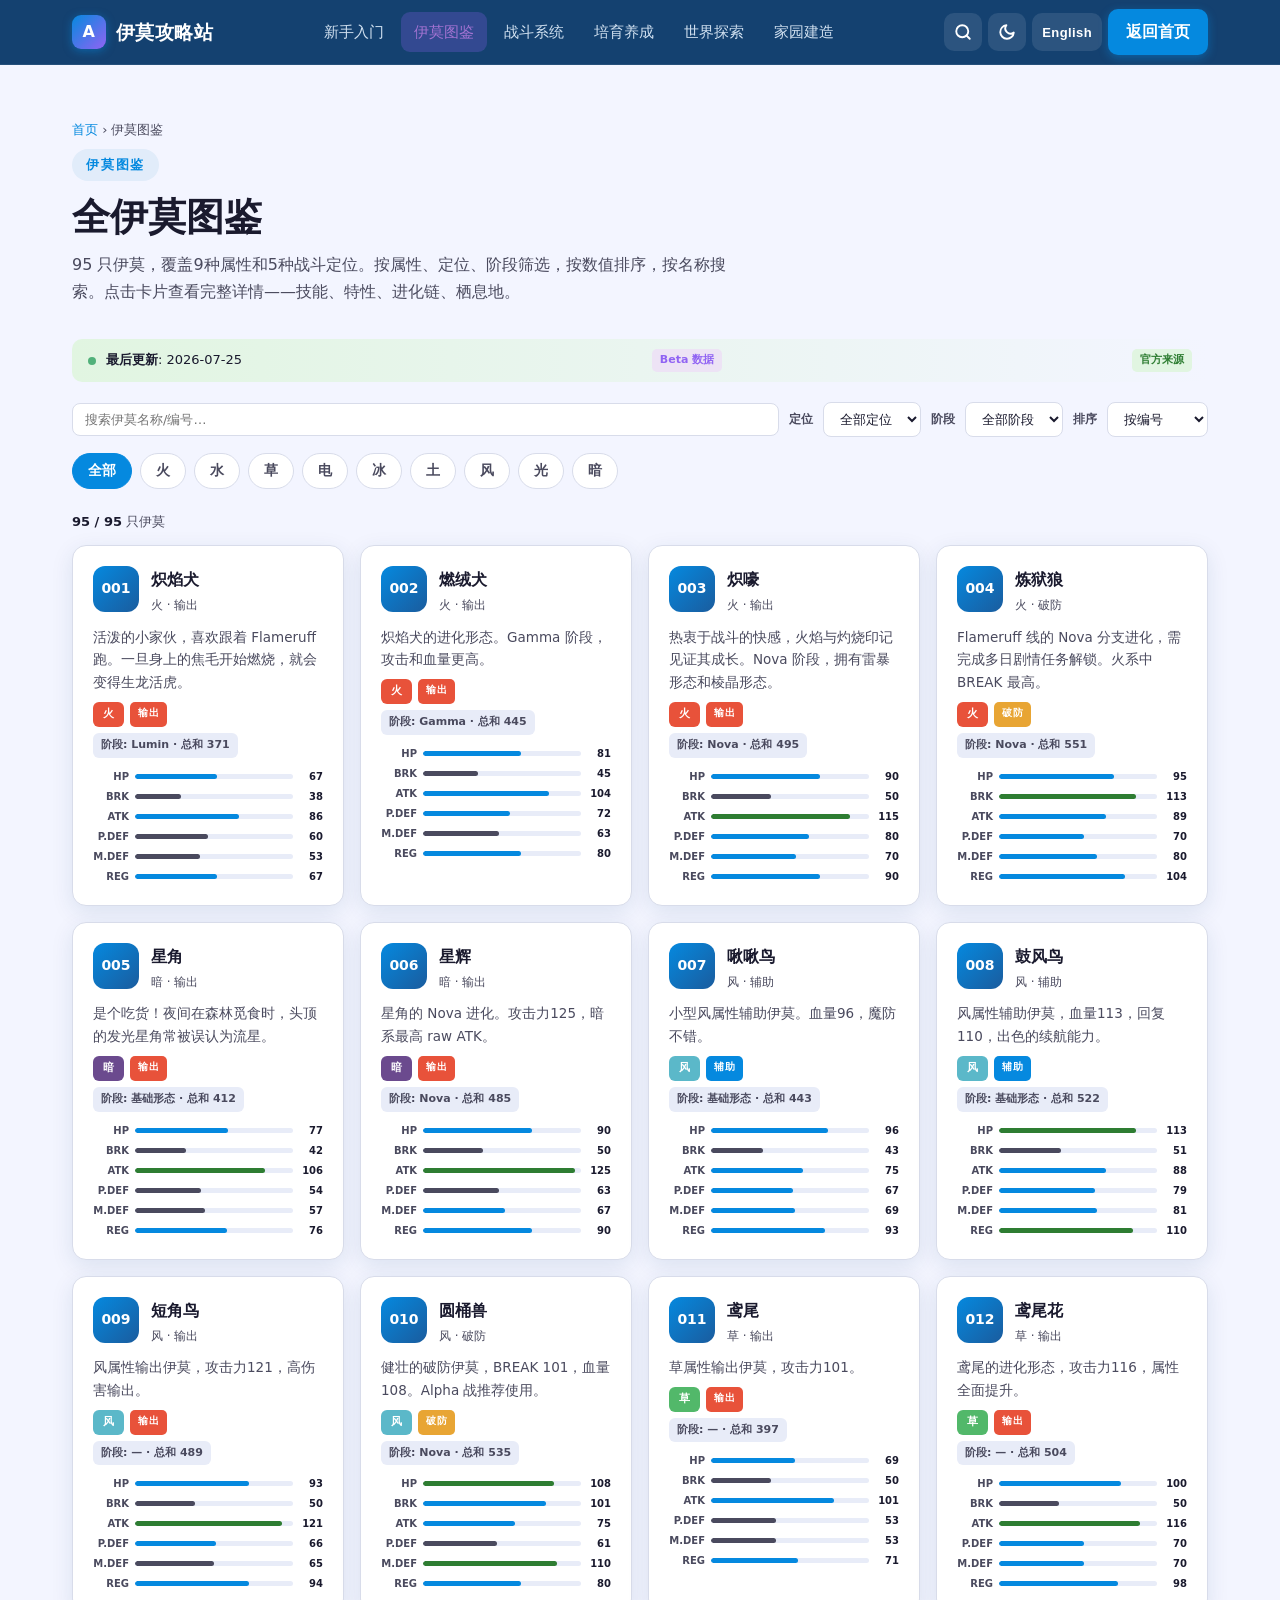
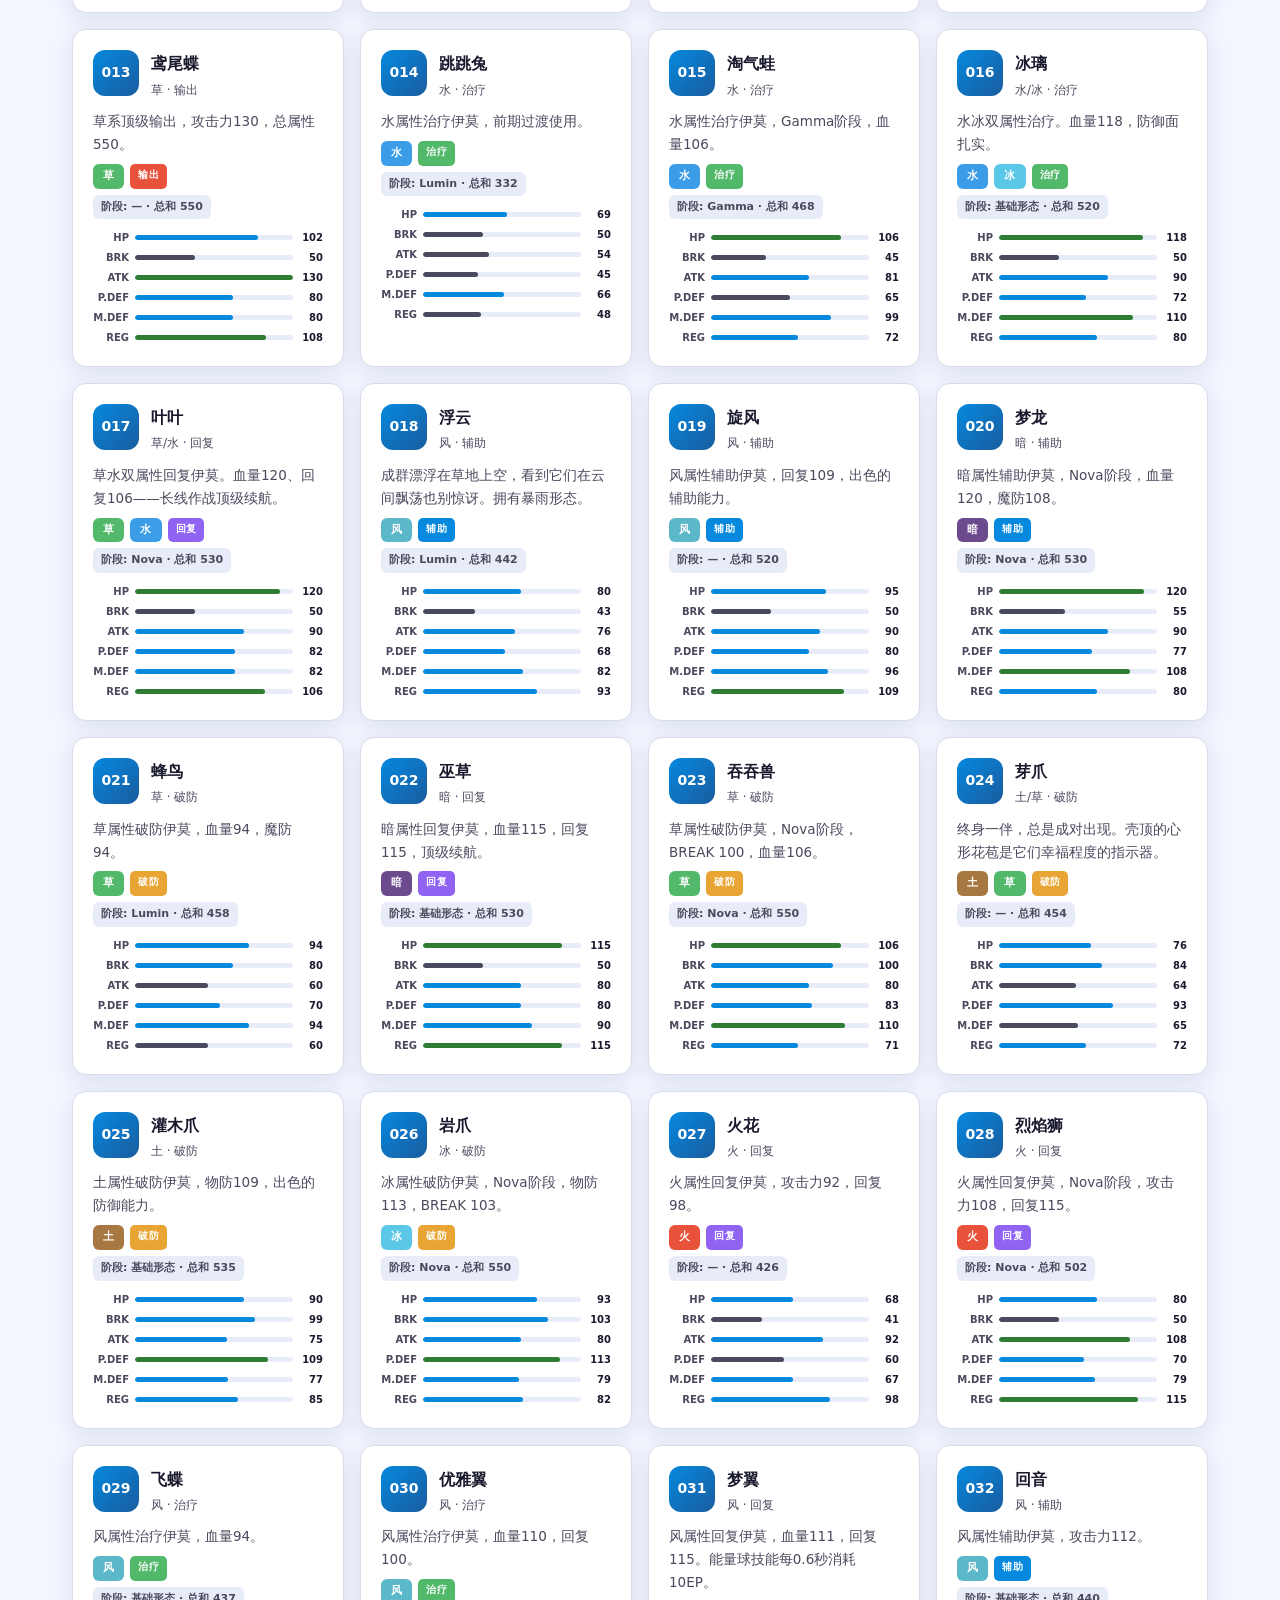
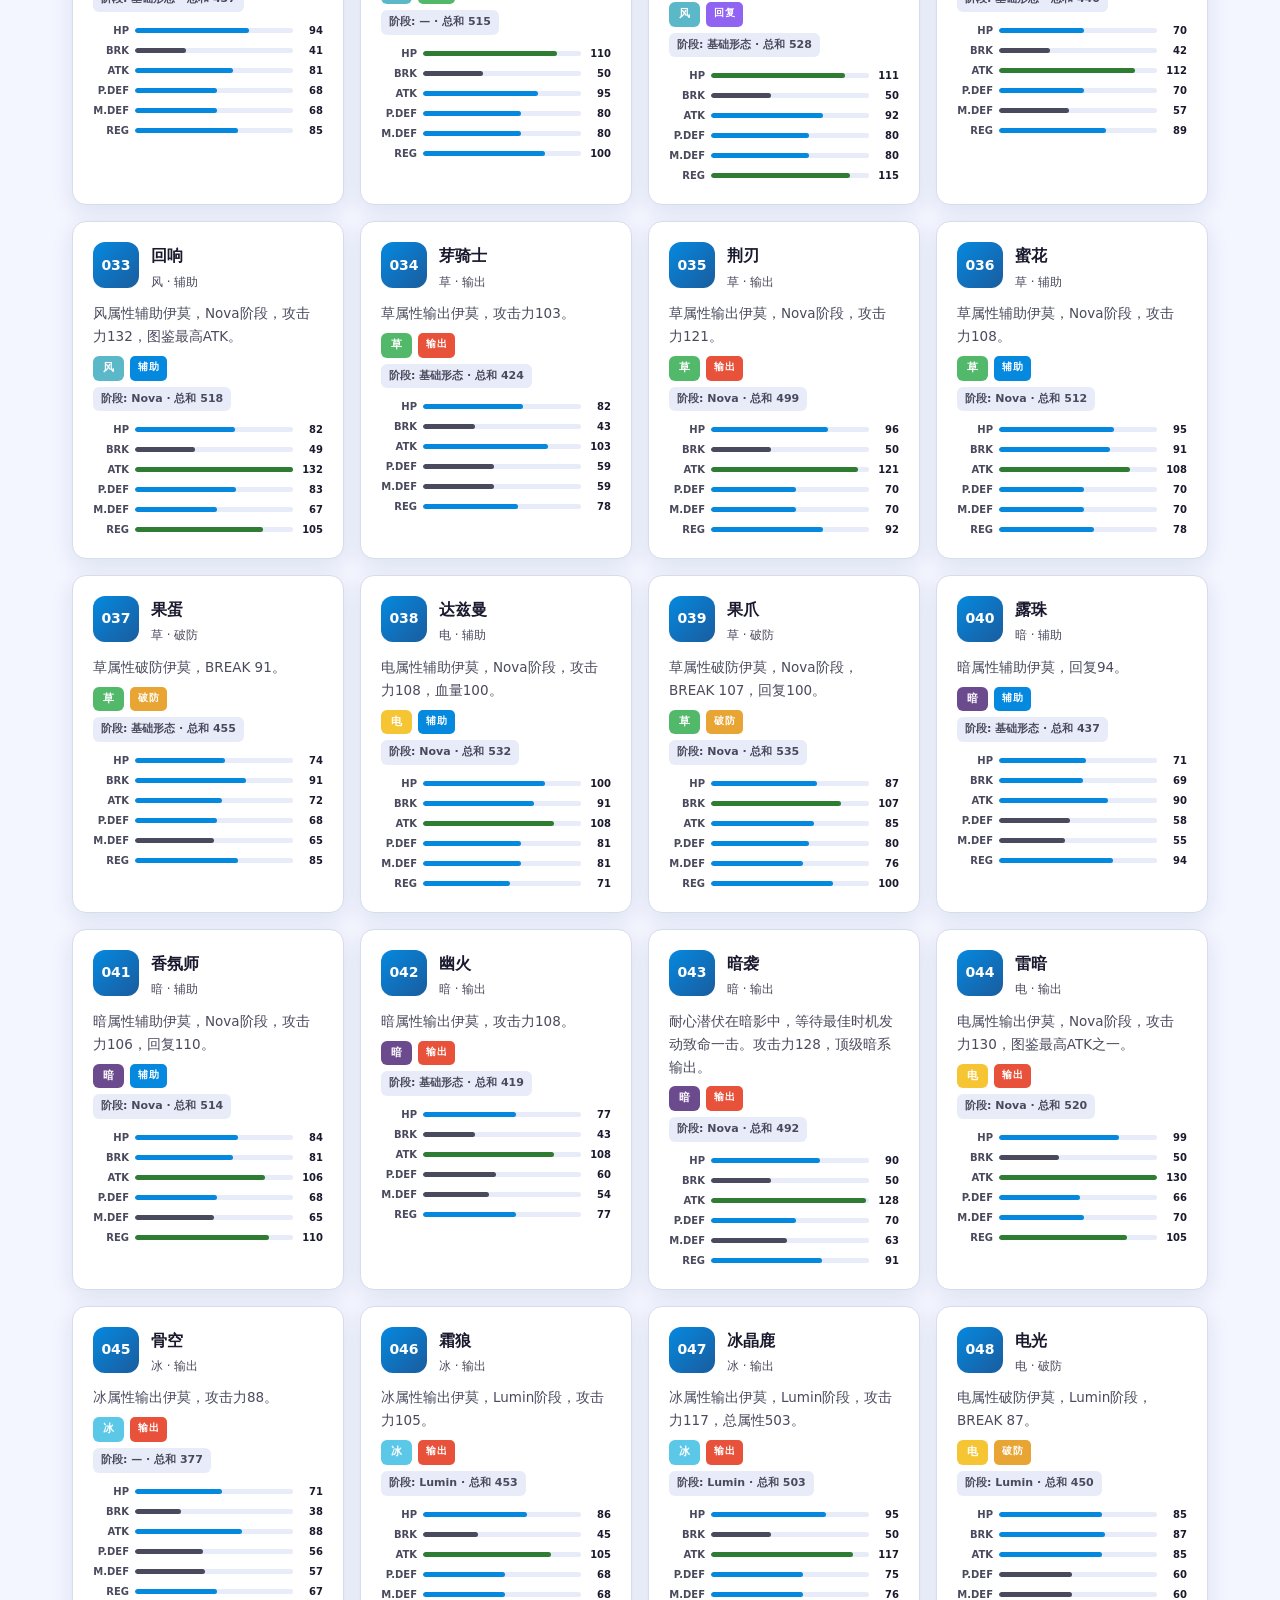
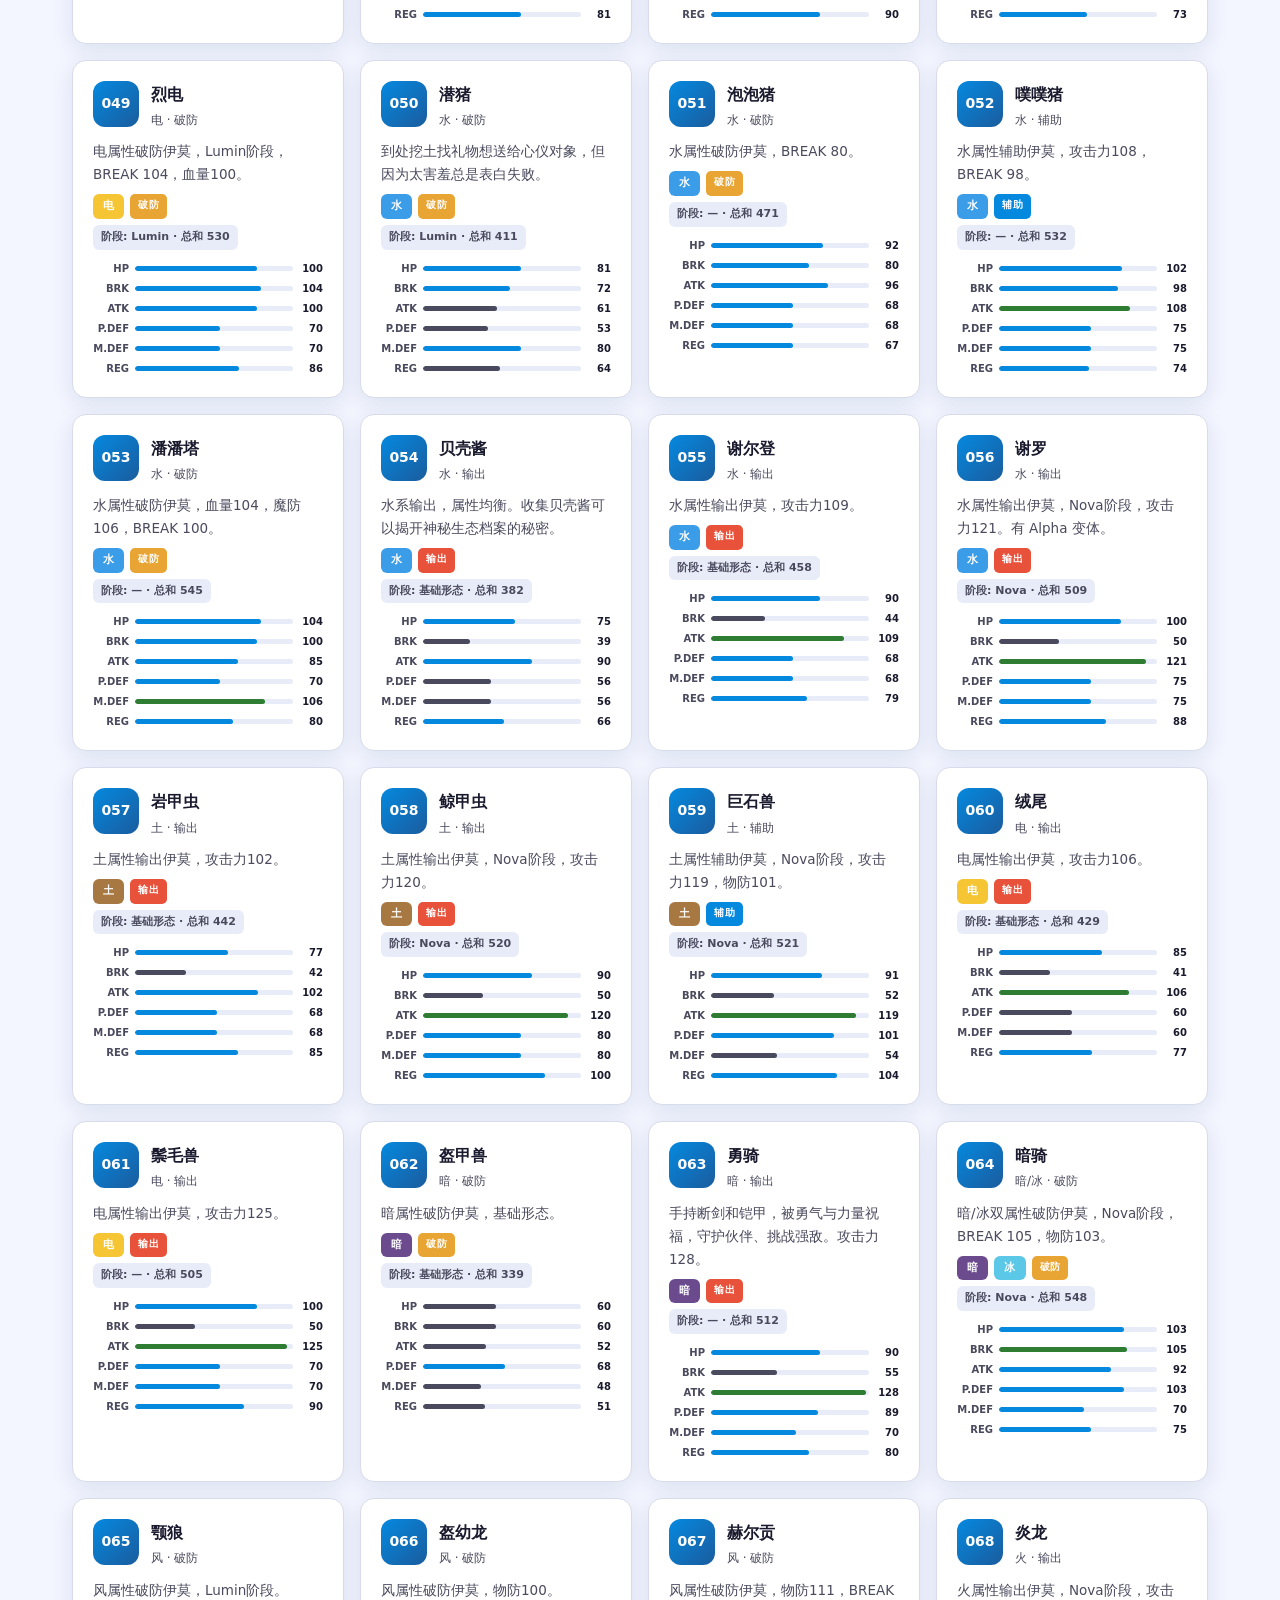
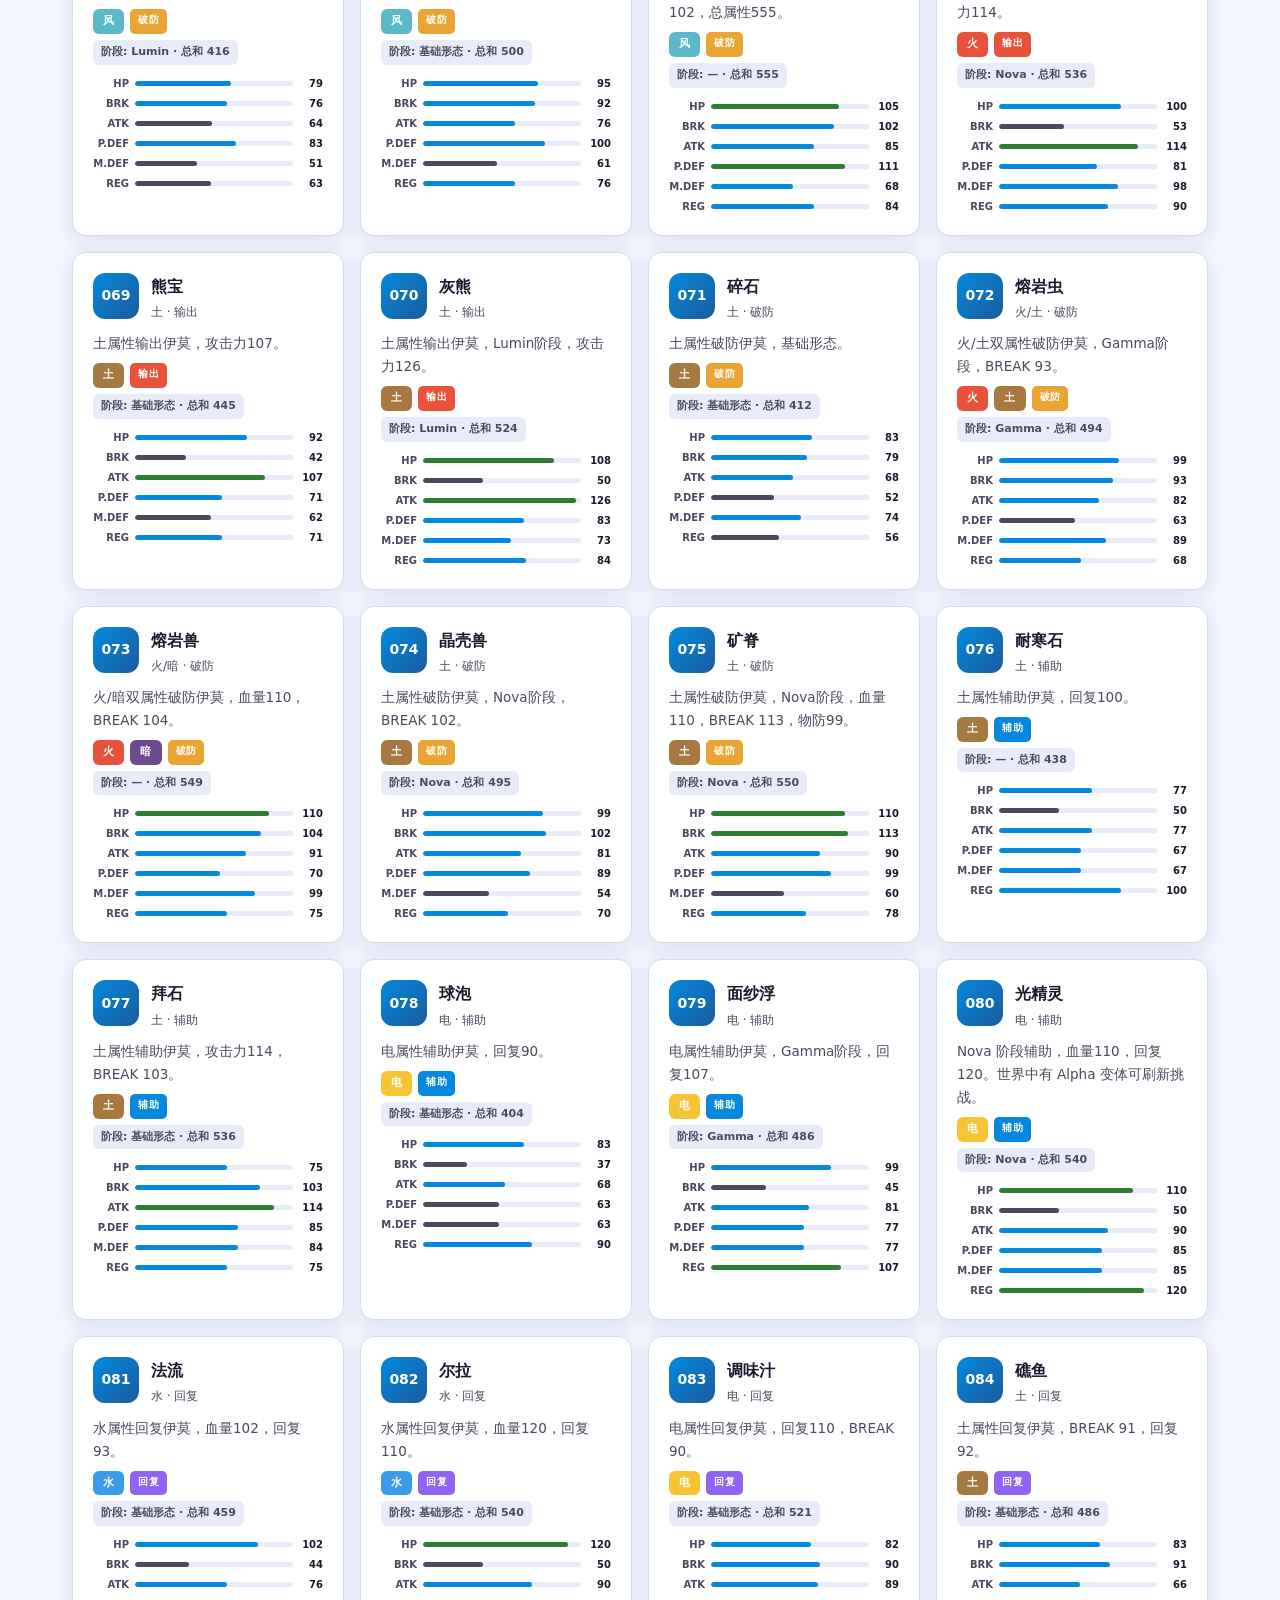
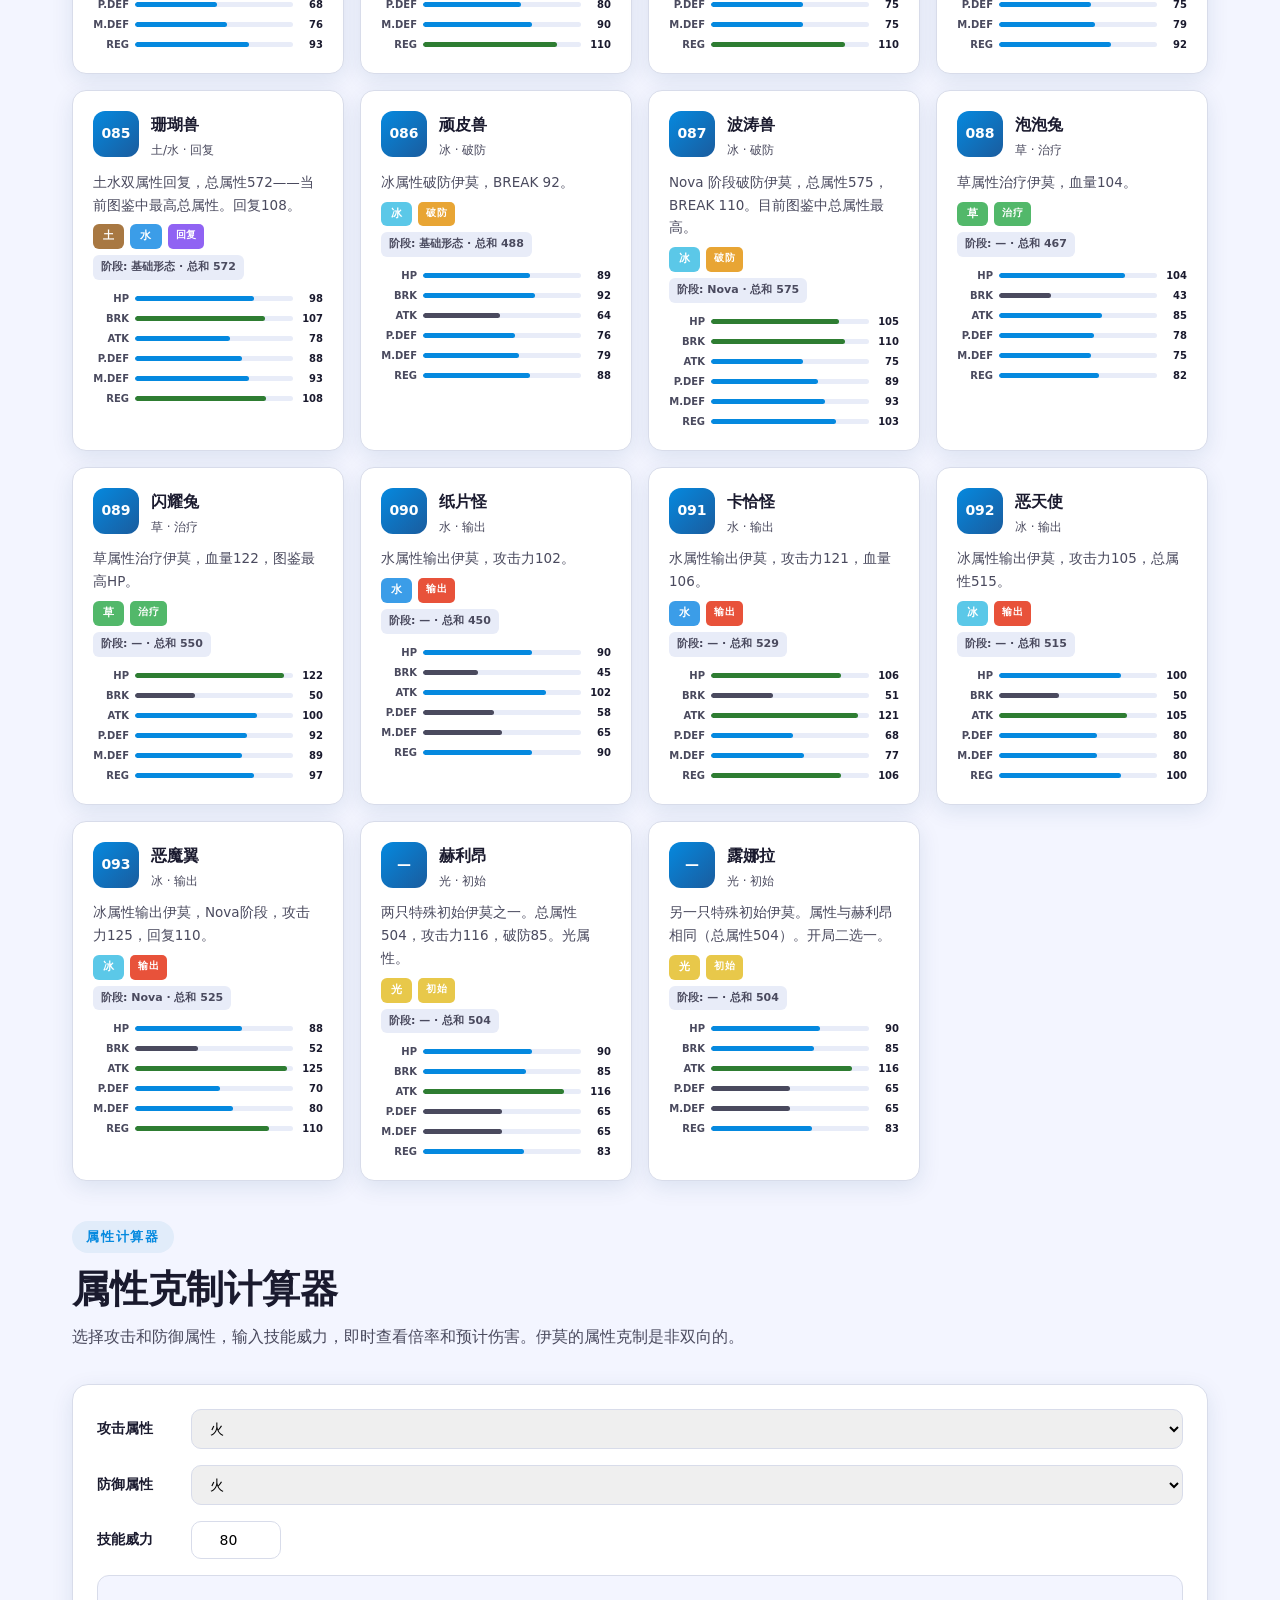
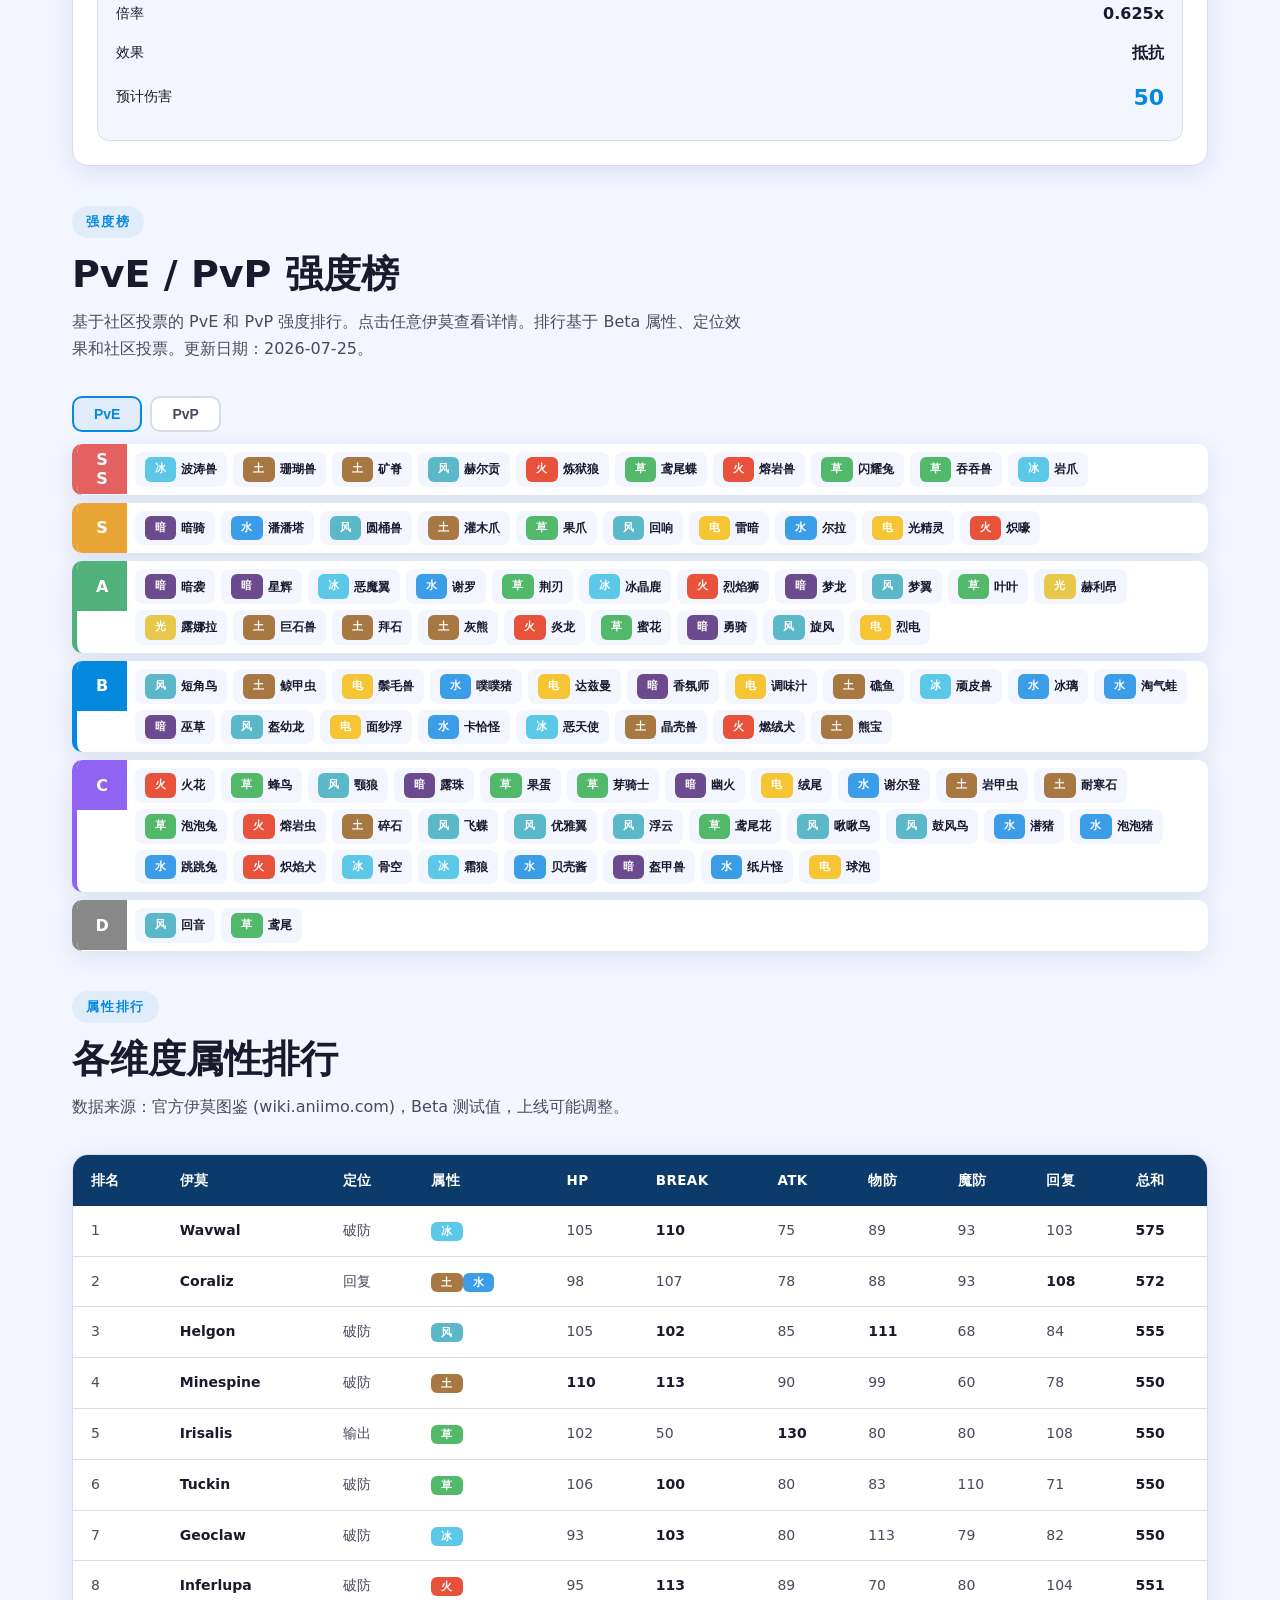
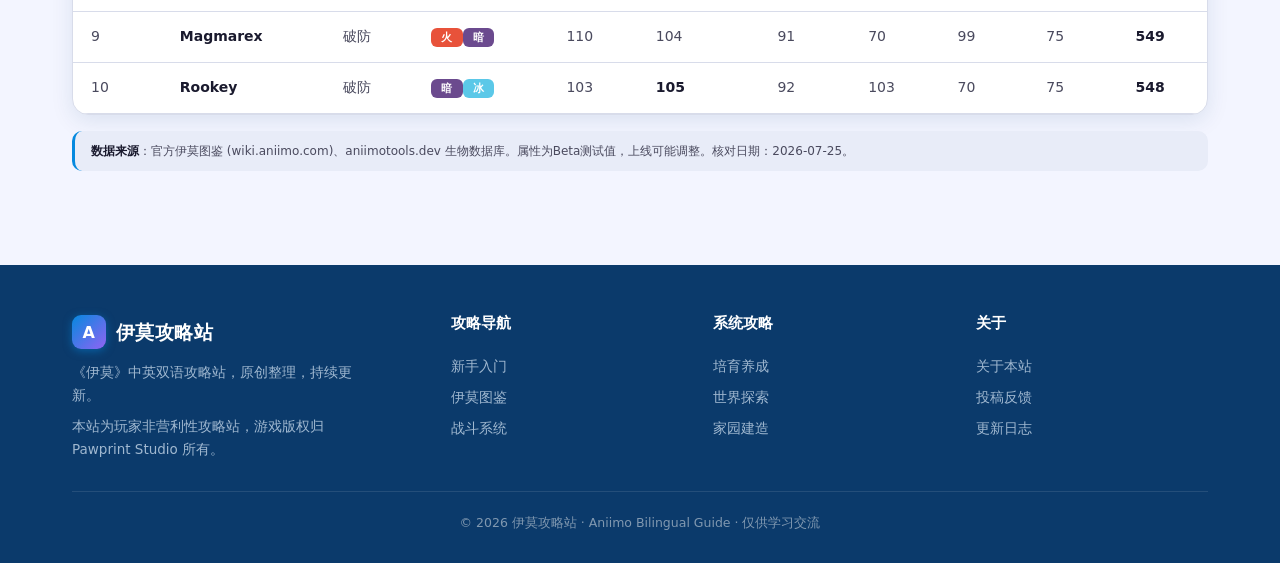
<file: creatures.html>
<!DOCTYPE html>
<html lang="zh-CN">
<head>
<!-- Google Analytics 4 -->
<script>
  if (location.hostname === "aniimo.yxhtl.com") {
    window.dataLayer = window.dataLayer || [];
    window.gtag = function(){ window.dataLayer.push(arguments); };
    gtag('js', new Date());
    gtag('config', 'G-LXN57E7E6Z');
    var analyticsScript = document.createElement('script');
    analyticsScript.async = true;
    analyticsScript.src = 'https://www.googletagmanager.com/gtag/js?id=G-LXN57E7E6Z';
    document.head.appendChild(analyticsScript);
  }
</script>
<!-- 百度统计 -->
<script async src="https://hm.baidu.com/hm.js?71f28761d7809372b129ffb5598d0451"></script>
<meta charset="UTF-8">
<meta name="viewport" content="width=device-width, initial-scale=1.0">
<link rel="canonical" href="https://aniimo.yxhtl.com/creatures.html">
<title>伊莫图鉴 | Aniimo Codex 中英双语攻略</title>
<meta name="description" content="伊莫图鉴：全部95只伊莫数据，含属性、战斗定位、进化阶段、六维属性、形态变化与捕捉技巧。支持按属性/定位/阶段筛选，属性克制计算器，PvE/PvP强度榜。">
<meta name="keywords" content="伊莫图鉴,Aniimo Codex,属性,火,水,草,电,冰,土,风,光,暗,进化,形态,DPS,Break,TierList,计算器">
<!-- Issue 13: Open Graph / Twitter Card -->
<meta property="og:title" content="伊莫图鉴 | Aniimo Codex">
<meta property="og:description" content="全部95只伊莫完整数据，含六维属性、技能特性、进化链、PvE/PvP强度榜。">
<meta property="og:type" content="website">
<meta property="og:url" content="https://aniimo.yxhtl.com/creatures.html">
<meta name="twitter:card" content="summary_large_image">
<meta name="twitter:title" content="伊莫图鉴 | Aniimo Codex">
<meta name="twitter:description" content="全部95只伊莫完整数据，含六维属性、技能特性、进化链、PvE/PvP强度榜。">
<!-- Issue 14: Favicon (inline SVG) -->
<link rel="icon" href="data:image/svg+xml,<svg xmlns='http://www.w3.org/2000/svg' viewBox='0 0 100 100'><rect width='100' height='100' rx='20' fill='%230B3A6B'/><text x='50' y='72' font-size='60' font-weight='900' fill='%2373DBFF' text-anchor='middle' font-family='Arial,sans-serif'>A</text></svg>">
<link rel="stylesheet" href="css/style.css">
<script type="application/ld+json">
{"@context":"https://schema.org","@type":"Article","headline":"伊莫图鉴","inLanguage":"zh-CN","about":"全部伊莫生物数据图鉴","isPartOf":{"@type":"WebSite","name":"伊莫攻略站"}}
</script>
</head>
<body>

<header class="nav">
  <div class="wrap nav-inner">
    <a href="index.html" class="brand"><span class="logo">A</span><span data-i18n="brand">伊莫攻略站</span></a>
    <nav class="nav-links" id="navLinks">
      <a href="getting-started.html" data-i18n="nav.getting-started">新手入门</a>
      <a href="creatures.html" class="active" data-i18n="nav.creatures">伊莫图鉴</a>
      <a href="combat.html" data-i18n="nav.combat">战斗系统</a>
      <a href="breeding.html" data-i18n="nav.breeding">培育养成</a>
      <a href="explore.html" data-i18n="nav.explore">世界探索</a>
      <a href="homeland.html" data-i18n="nav.homeland">家园建造</a>
    </nav>
    <div class="nav-utils">
      <button class="nav-btn search-btn" aria-label="搜索"><svg width="18" height="18" viewBox="0 0 24 24" fill="none" stroke="currentColor" stroke-width="2.5" stroke-linecap="round" stroke-linejoin="round"><circle cx="11" cy="11" r="8"/><line x1="21" y1="21" x2="16.65" y2="16.65"/></svg></button>
      <button class="nav-btn dark-btn" aria-label="暗色模式"><svg width="18" height="18" viewBox="0 0 24 24" fill="none" stroke="currentColor" stroke-width="2.5" stroke-linecap="round" stroke-linejoin="round"><path d="M21 12.79A9 9 0 1 1 11.21 3 7 7 0 0 0 21 12.79z"/></svg></button>
      <button class="nav-btn lang-btn" aria-label="语言">English</button>
      <a href="index.html" class="nav-cta" data-i18n="nav.cta.home">返回首页</a>
    </div>
    <button class="burger" id="burger" aria-label="菜单"><span></span><span></span><span></span></button>
  </div>
</header>

<section id="top" style="padding-top:54px">
  <div class="wrap">
    <div class="breadcrumb"><a href="index.html" data-en="Home">首页</a> <span>›</span> <span data-en="Codex">伊莫图鉴</span></div>
    <span class="eyebrow" data-en="Aniimo Codex">伊莫图鉴</span>
    <h2 class="title" data-en="Complete Aniimo Index">全伊莫图鉴</h2>
    <p class="subtitle" data-en="95 Aniimo across 9 elements and 5 combat roles. Filter by element, role, stage; sort by stats; search by name. Click any card for full details including skills, traits, evolution chain, and habitats.">95 只伊莫，覆盖9种属性和5种战斗定位。按属性、定位、阶段筛选，按数值排序，按名称搜索。点击卡片查看完整详情——技能、特性、进化链、栖息地。</p>

    <!-- Issue 10: Data update banner -->
    <div class="update-banner">
      <span class="dot"></span>
      <span><b data-en="Last Updated">最后更新</b>: 2026-07-25</span>
      <span class="src-tag beta" data-en="Beta Build">Beta 数据</span>
      <span class="src-tag official" data-en="Official Source">官方来源</span>
    </div>

    <!-- Issue 4: Multi-dimensional filters -->
    <div class="filter-bar">
      <input type="text" id="codexSearch" placeholder="搜索伊莫名称/编号…" data-en-ph="Search by name or number...">
      <label data-en="Role">定位</label>
      <select id="filterRole">
        <option value="all" data-en="All Roles">全部定位</option>
        <option value="DPS">DPS</option>
        <option value="Break">Break</option>
        <option value="Heal">Heal</option>
        <option value="Support">Support</option>
        <option value="Regen">Regen</option>
        <option value="Starter" data-en="Starter">初始</option>
      </select>
      <label data-en="Stage">阶段</label>
      <select id="filterStage">
        <option value="all" data-en="All Stages">全部阶段</option>
        <option value="Lumin">Lumin</option>
        <option value="Gamma">Gamma</option>
        <option value="Nova">Nova</option>
        <option value="Basic Form" data-en="Basic Form">基础形态</option>
      </select>
      <label data-en="Sort">排序</label>
      <select id="filterSort">
        <option value="no-asc" data-en="By Number">按编号</option>
        <option value="total-desc" data-en="Total Stats ↓">总属性 ↓</option>
        <option value="atk-desc" data-en="ATK ↓">攻击力 ↓</option>
        <option value="brk-desc" data-en="BREAK ↓">破防 ↓</option>
        <option value="hp-desc" data-en="HP ↓">血量 ↓</option>
      </select>
    </div>

    <!-- Element filter chips -->
    <div class="chips">
      <button class="chip active" data-filter="all" data-i18n="totype.all">全部</button>
      <button class="chip" data-filter="fire" data-en="Fire">火</button>
      <button class="chip" data-filter="water" data-en="Water">水</button>
      <button class="chip" data-filter="grass" data-en="Grass">草</button>
      <button class="chip" data-filter="electric" data-en="Lightning">电</button>
      <button class="chip" data-filter="ice" data-en="Ice">冰</button>
      <button class="chip" data-filter="earth" data-en="Earth">土</button>
      <button class="chip" data-filter="wind" data-en="Wind">风</button>
      <button class="chip" data-filter="light" data-en="Light">光</button>
      <button class="chip" data-filter="dark" data-en="Dark">暗</button>
    </div>

    <div class="codex-count"><b id="creatureCount">95</b> <span data-en="Aniimo shown">只伊莫</span></div>

    <!-- Issue 1: Dynamic creature grid (rendered by JS) -->
    <div class="res-grid" id="creatureGrid"></div>

    <!-- Issue 3: Type Effectiveness Calculator -->
    <div style="margin-top:40px">
      <span class="eyebrow" data-en="Type Calculator">属性计算器</span>
      <h2 class="title" data-en="Type Effectiveness Calculator">属性克制计算器</h2>
      <p class="subtitle" data-en="Select attacker and defender element types, input skill power, and instantly see the multiplier and estimated damage. Aniimo's type chart is non-bidirectional.">选择攻击和防御属性，输入技能威力，即时查看倍率和预计伤害。伊莫的属性克制是非双向的。</p>
      <div class="calc-box" id="calcBox"></div>
    </div>

    <!-- Issue 5: Tier List -->
    <div style="margin-top:40px">
      <span class="eyebrow" data-en="Tier List">强度榜</span>
      <h2 class="title" data-en="PvE & PvP Tier List">PvE / PvP 强度榜</h2>
      <p class="subtitle" data-en="Community-based tier rankings for PvE and PvP. Click any Aniimo to see full details. Based on beta stats, role effectiveness, and community votes. Updated 2026-07-25.">基于社区投票的 PvE 和 PvP 强度排行。点击任意伊莫查看详情。排行基于 Beta 属性、定位效果和社区投票。更新日期：2026-07-25。</p>
      <div id="tierMode" data-mode="PvE">
        <div class="tier-mode-btns">
          <button class="tier-mode-btn active" data-mode="PvE">PvE</button>
          <button class="tier-mode-btn" data-mode="PvP">PvP</button>
        </div>
        <div class="tier-list-box" id="tierListBox"></div>
      </div>
    </div>

    <!-- Stat table for top creatures -->
    <div style="margin-top:40px">
      <span class="eyebrow" data-en="Top Stats">属性排行</span>
      <h2 class="title" data-en="Highest Base Stats by Category">各维度属性排行</h2>
      <p class="subtitle" data-en="Base-form values from the official Aniimo Index (wiki.aniimo.com). Beta build — may be retuned at launch.">数据来源：官方伊莫图鉴 (wiki.aniimo.com)，Beta 测试值，上线可能调整。</p>
      <div class="data-table">
        <table>
          <thead><tr><th data-en="Rank">排名</th><th data-en="Aniimo">伊莫</th><th data-en="Role">定位</th><th data-en="Element">属性</th><th>HP</th><th>BREAK</th><th>ATK</th><th data-en="P.DEF">物防</th><th data-en="M.DEF">魔防</th><th data-en="REGEN">回复</th><th data-en="Total">总和</th></tr></thead>
          <tbody>
            <tr><td>1</td><td><b>Wavwal</b></td><td data-en="Break">破防</td><td><span class="type-badge t-ice">冰</span></td><td>105</td><td><b>110</b></td><td>75</td><td>89</td><td>93</td><td>103</td><td><b>575</b></td></tr>
            <tr><td>2</td><td><b>Coraliz</b></td><td data-en="Regen">回复</td><td><span class="type-badge t-earth">土</span><span class="type-badge t-water">水</span></td><td>98</td><td>107</td><td>78</td><td>88</td><td>93</td><td><b>108</b></td><td><b>572</b></td></tr>
            <tr><td>3</td><td><b>Helgon</b></td><td data-en="Break">破防</td><td><span class="type-badge t-wind">风</span></td><td>105</td><td><b>102</b></td><td>85</td><td><b>111</b></td><td>68</td><td>84</td><td><b>555</b></td></tr>
            <tr><td>4</td><td><b>Minespine</b></td><td data-en="Break">破防</td><td><span class="type-badge t-earth">土</span></td><td><b>110</b></td><td><b>113</b></td><td>90</td><td>99</td><td>60</td><td>78</td><td><b>550</b></td></tr>
            <tr><td>5</td><td><b>Irisalis</b></td><td data-en="DPS">输出</td><td><span class="type-badge t-grass">草</span></td><td>102</td><td>50</td><td><b>130</b></td><td>80</td><td>80</td><td>108</td><td><b>550</b></td></tr>
            <tr><td>6</td><td><b>Tuckin</b></td><td data-en="Break">破防</td><td><span class="type-badge t-grass">草</span></td><td>106</td><td><b>100</b></td><td>80</td><td>83</td><td>110</td><td>71</td><td><b>550</b></td></tr>
            <tr><td>7</td><td><b>Geoclaw</b></td><td data-en="Break">破防</td><td><span class="type-badge t-ice">冰</span></td><td>93</td><td><b>103</b></td><td>80</td><td>113</td><td>79</td><td>82</td><td><b>550</b></td></tr>
            <tr><td>8</td><td><b>Inferlupa</b></td><td data-en="Break">破防</td><td><span class="type-badge t-fire">火</span></td><td>95</td><td><b>113</b></td><td>89</td><td>70</td><td>80</td><td>104</td><td><b>551</b></td></tr>
            <tr><td>9</td><td><b>Magmarex</b></td><td data-en="Break">破防</td><td><span class="type-badge t-fire">火</span><span class="type-badge t-dark">暗</span></td><td>110</td><td>104</td><td>91</td><td>70</td><td>99</td><td>75</td><td><b>549</b></td></tr>
            <tr><td>10</td><td><b>Rookey</b></td><td data-en="Break">破防</td><td><span class="type-badge t-dark">暗</span><span class="type-badge t-ice">冰</span></td><td>103</td><td><b>105</b></td><td>92</td><td>103</td><td>70</td><td>75</td><td><b>548</b></td></tr>
          </tbody>
        </table>
      </div>
    </div>

    <div class="data-source">
      <b data-en="Data Sources">数据来源</b>：<span data-en="Official Aniimo Index (wiki.aniimo.com), aniimotools.dev creature database. Stats are beta-build values, may be retuned at launch. Verified 2026-07-25.">官方伊莫图鉴 (wiki.aniimo.com)、aniimotools.dev 生物数据库。属性为Beta测试值，上线可能调整。核对日期：2026-07-25。</span>
    </div>
  </div>
</section>

<!-- Issue 2: Creature detail modal -->
<div class="modal-overlay" id="creatureModal">
  <div class="modal-panel">
    <div class="modal-body"></div>
  </div>
</div>

<!-- Issue 9: Footer with fixed links -->
<footer>
  <div class="wrap">
    <div class="foot-grid">
      <div class="foot-brand">
        <a href="index.html" class="brand" style="color:#fff"><span class="logo">A</span><span data-en="Aniimo Guide">伊莫攻略站</span></a>
        <p data-i18n="foot.branddesc">《伊莫》中英双语攻略站，原创整理，持续更新。</p>
        <p class="disclaimer" data-en="This is a non-profit fan guide site. Game rights belong to Pawprint Studio.">本站为玩家非营利性攻略站，游戏版权归 Pawprint Studio 所有。</p>
      </div>
      <div><h4 data-i18n="foot.nav">攻略导航</h4><a href="getting-started.html" data-en="Beginner">新手入门</a><a href="creatures.html" data-en="Codex">伊莫图鉴</a><a href="combat.html" data-en="Combat">战斗系统</a></div>
      <div><h4 data-i18n="foot.systems">系统攻略</h4><a href="breeding.html" data-en="Breeding">培育养成</a><a href="explore.html" data-en="Explore">世界探索</a><a href="homeland.html" data-en="Homeland">家园建造</a></div>
      <div><h4 data-i18n="foot.about">关于</h4><a href="about.html" data-i18n="foot.aboutus">关于本站</a><a href="https://discord.gg/phDAxhFF9M" target="_blank" rel="noopener" data-i18n="foot.feedback">投稿反馈</a><a href="changelog.html" data-i18n="foot.changelog">更新日志</a></div>
    </div>
    <div class="foot-bottom" data-i18n="foot.copy">© 2026 伊莫攻略站 · Aniimo Bilingual Guide · 仅供学习交流</div>
  </div>
</footer>

<button id="toTop" aria-label="返回顶部" data-en="Top">顶部</button>
<div class="search-overlay" id="searchOverlay">
  <div class="search-panel">
    <div class="search-input-wrap">
      <span class="s-ico"></span>
      <input type="text" placeholder="搜索伊莫、属性、攻略…" data-i18n="search.placeholder" data-i18n-ph="1">
      <button class="search-close" aria-label="关闭">×</button>
    </div>
    <div class="search-results"></div>
  </div>
</div>
<script src="js/creatures-data.js"></script>
<script src="js/codex.js"></script>
<script src="js/common.js"></script>
</body>
</html>
</file>
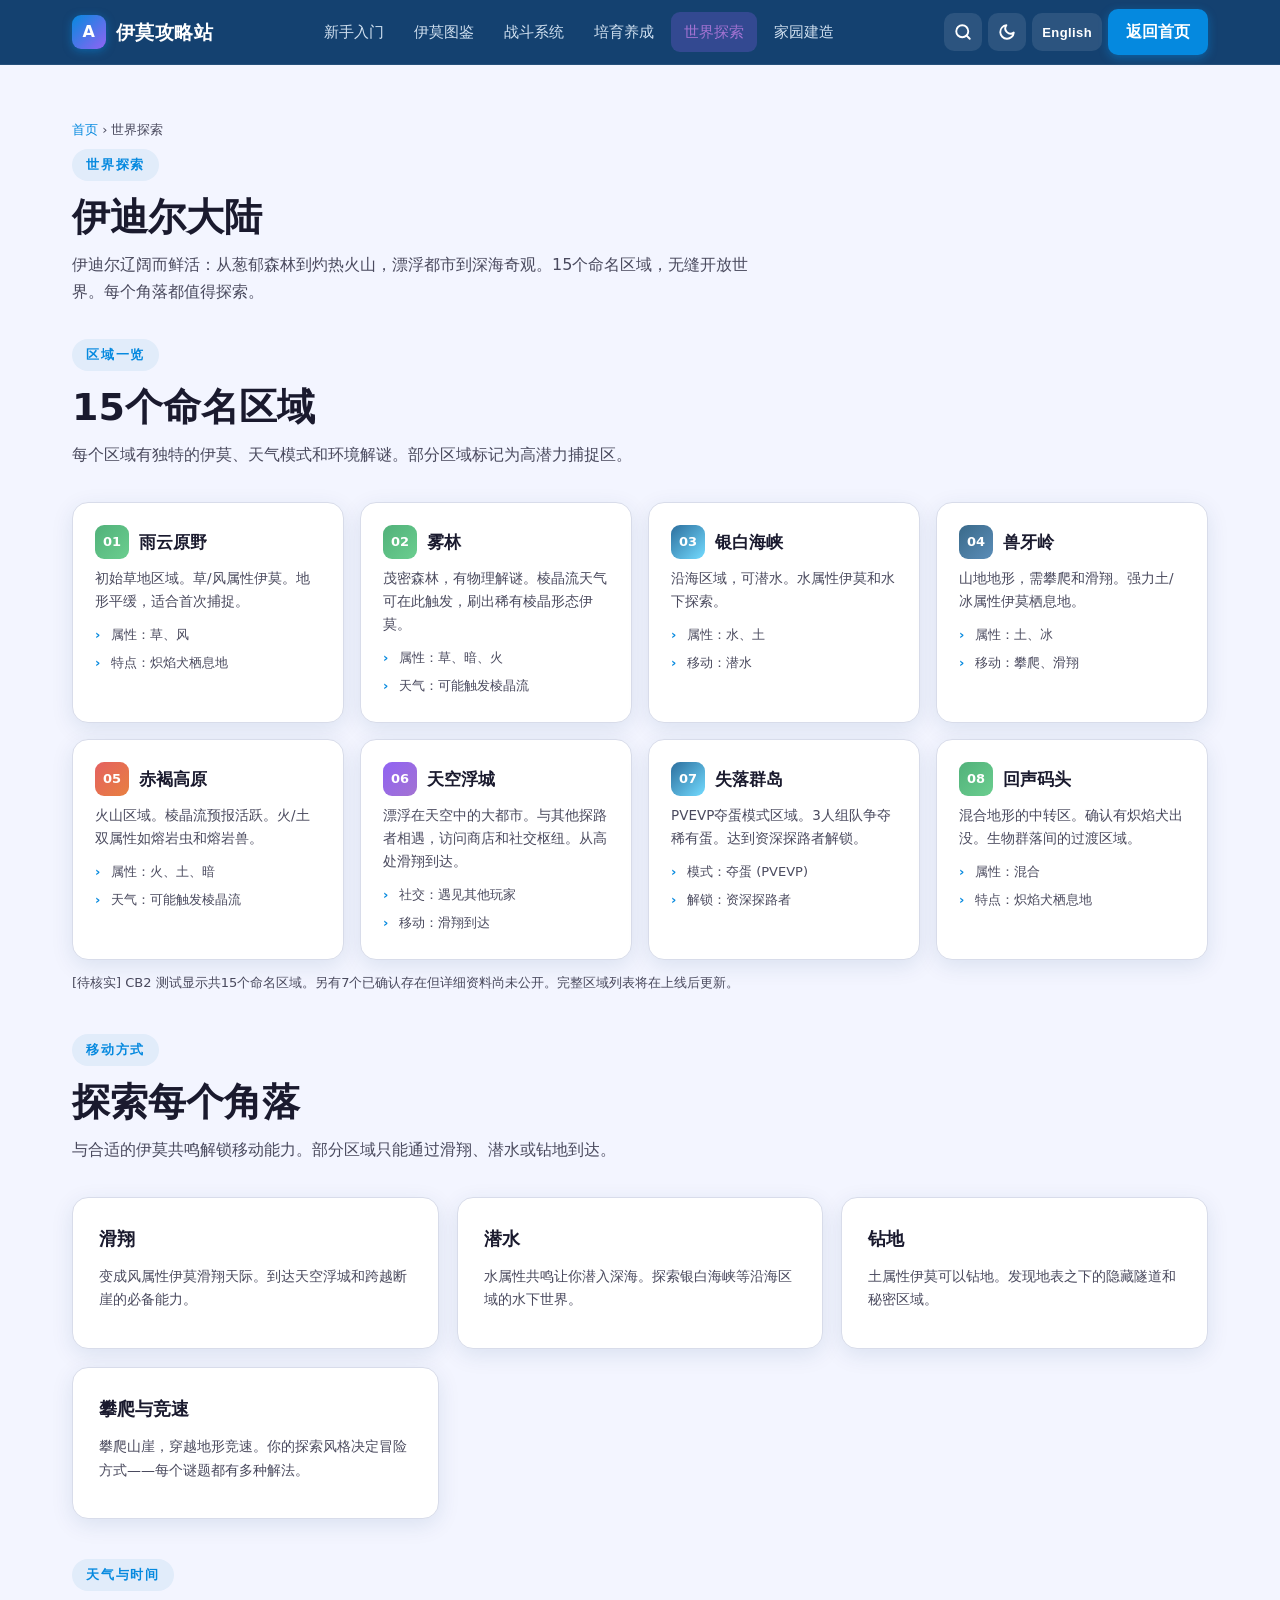
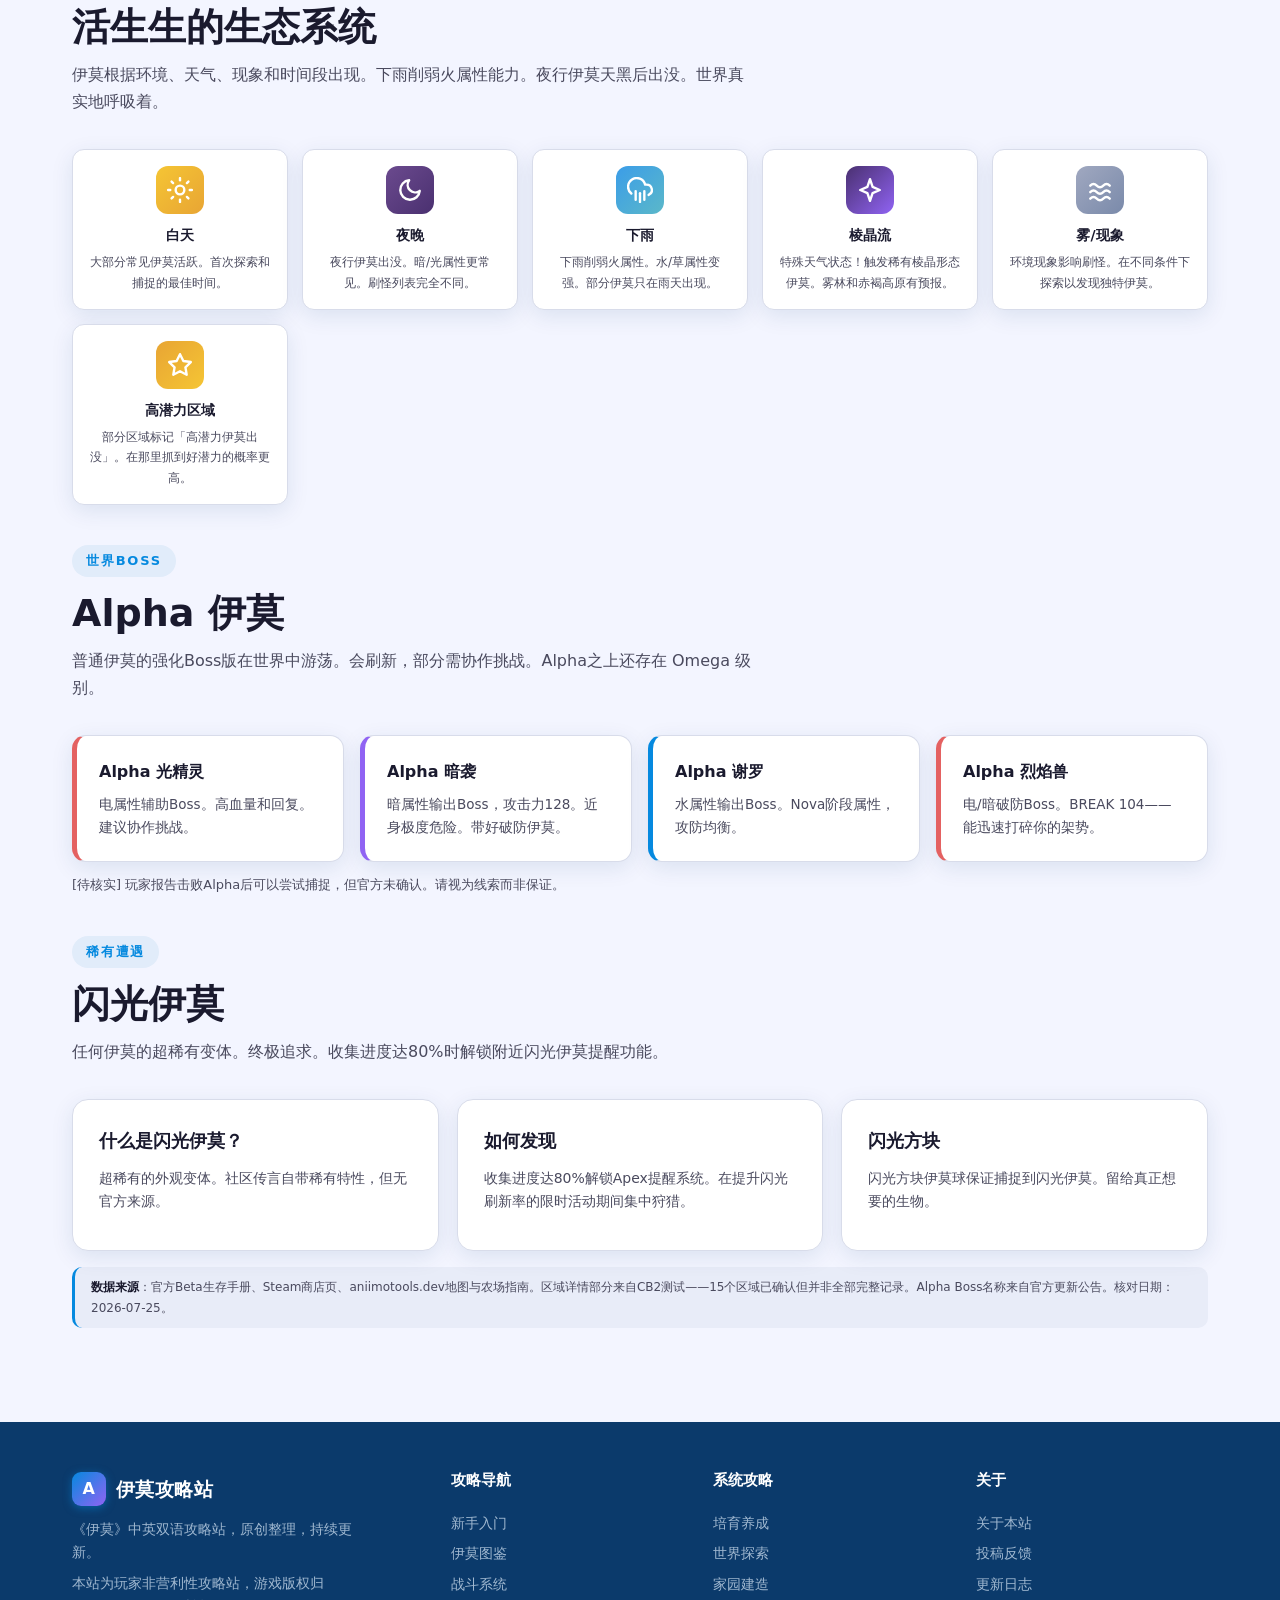
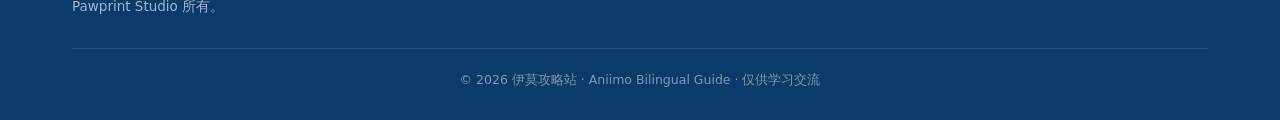
<file: explore.html>
<!DOCTYPE html>
<html lang="zh-CN">
<head>
<!-- Google Analytics 4 -->
<script>
  if (location.hostname === "aniimo.yxhtl.com") {
    window.dataLayer = window.dataLayer || [];
    window.gtag = function(){ window.dataLayer.push(arguments); };
    gtag('js', new Date());
    gtag('config', 'G-LXN57E7E6Z');
    var analyticsScript = document.createElement('script');
    analyticsScript.async = true;
    analyticsScript.src = 'https://www.googletagmanager.com/gtag/js?id=G-LXN57E7E6Z';
    document.head.appendChild(analyticsScript);
  }
</script>
<!-- 百度统计 -->
<script async src="https://hm.baidu.com/hm.js?71f28761d7809372b129ffb5598d0451"></script>
<meta charset="UTF-8">
<meta name="viewport" content="width=device-width, initial-scale=1.0">
<link rel="canonical" href="https://aniimo.yxhtl.com/explore.html">
<title>世界探索：伊迪尔大陆 | 伊莫 Aniimo 攻略</title>
<meta name="description" content="伊莫世界探索攻略：伊迪尔大陆15个区域、天空都市、滑翔/潜水/钻地移动方式、天气与昼夜刷怪系统、棱晶流、Alpha Boss位置。">
<meta name="keywords" content="伊莫探索,Aniimo explore,伊迪尔大陆,Idyll,区域,天气,昼夜,棱晶流,Prismana Flow,滑翔,潜水,钻地,Alpha">
<link rel="icon" href="data:image/svg+xml,<svg xmlns='http://www.w3.org/2000/svg' viewBox='0 0 100 100'><rect width='100' height='100' rx='20' fill='%230B3A6B'/><text x='50' y='72' font-size='60' font-weight='900' fill='%2373DBFF' text-anchor='middle' font-family='Arial,sans-serif'>A</text></svg>">
<meta property="og:title" content="世界探索：伊迪尔大陆 | 伊莫 Aniimo 攻略">
<meta property="og:description" content="伊莫世界探索攻略：伊迪尔大陆15个区域、天空都市、滑翔/潜水/钻地移动方式、天气与昼夜刷怪系统、棱晶流、Alpha Boss位置。">
<meta property="og:type" content="article">
<meta property="og:url" content="https://aniimo.yxhtl.com/explore.html">
<meta name="twitter:card" content="summary">
<link rel="stylesheet" href="css/style.css">
<script type="application/ld+json">
{"@context":"https://schema.org","@type":"Article","headline":"伊莫世界探索攻略","inLanguage":"zh-CN","about":"伊迪尔大陆区域、移动方式与天气系统","isPartOf":{"@type":"WebSite","name":"伊莫攻略站"}}
</script>
</head>
<body>

<header class="nav">
  <div class="wrap nav-inner">
    <a href="index.html" class="brand"><span class="logo">A</span><span data-i18n="brand">伊莫攻略站</span></a>
    <nav class="nav-links" id="navLinks">
      <a href="getting-started.html" data-i18n="nav.getting-started">新手入门</a>
      <a href="creatures.html" data-i18n="nav.creatures">伊莫图鉴</a>
      <a href="combat.html" data-i18n="nav.combat">战斗系统</a>
      <a href="breeding.html" data-i18n="nav.breeding">培育养成</a>
      <a href="explore.html" class="active" data-i18n="nav.explore">世界探索</a>
      <a href="homeland.html" data-i18n="nav.homeland">家园建造</a>
    </nav>
    <div class="nav-utils">
      <button class="nav-btn search-btn" aria-label="搜索"><svg width="18" height="18" viewBox="0 0 24 24" fill="none" stroke="currentColor" stroke-width="2.5" stroke-linecap="round" stroke-linejoin="round"><circle cx="11" cy="11" r="8"/><line x1="21" y1="21" x2="16.65" y2="16.65"/></svg></button>
      <button class="nav-btn dark-btn" aria-label="暗色模式"><svg width="18" height="18" viewBox="0 0 24 24" fill="none" stroke="currentColor" stroke-width="2.5" stroke-linecap="round" stroke-linejoin="round"><path d="M21 12.79A9 9 0 1 1 11.21 3 7 7 0 0 0 21 12.79z"/></svg></button>
      <button class="nav-btn lang-btn" aria-label="语言">English</button>
      <a href="index.html" class="nav-cta" data-i18n="nav.cta.home">返回首页</a>
    </div>
    <button class="burger" id="burger" aria-label="菜单"><span></span><span></span><span></span></button>
  </div>
</header>

<section id="top" style="padding-top:54px">
  <div class="wrap">
    <div class="breadcrumb"><a href="index.html" data-en="Home">首页</a> <span>›</span> <span data-en="Explore">世界探索</span></div>
    <span class="eyebrow" data-en="World Exploration">世界探索</span>
    <h2 class="title" data-en="The Continent of Idyll">伊迪尔大陆</h2>
    <p class="subtitle" data-en="Idyll is expansive and alive: from lush forests to scorching volcanoes, floating cities to deep-sea wonders. 15 named regions, seamless open world. Every corner is worth exploring.">伊迪尔辽阔而鲜活：从葱郁森林到灼热火山，漂浮都市到深海奇观。15个命名区域，无缝开放世界。每个角落都值得探索。</p>

    <!-- Regions -->
    <span class="eyebrow" data-en="Regions">区域一览</span>
    <h2 class="title" data-en="15 Named Regions">15个命名区域</h2>
    <p class="subtitle" data-en="Each region has unique Aniimo, weather patterns, and environmental puzzles. Some regions are flagged for high-potential catches.">每个区域有独特的伊莫、天气模式和环境解谜。部分区域标记为高潜力捕捉区。</p>
    <div class="map-grid">
      <div class="map-card r-forest"><div class="map-head"><div class="num">01</div><h4 data-en="Nimbus Fields">雨云原野</h4></div><p data-en="Starting meadow area. Grass and wind-type Aniimo. Gentle terrain, ideal for first catches.">初始草地区域。草/风属性伊莫。地形平缓，适合首次捕捉。</p><ul><li data-en="Element types: Grass, Wind">属性：草、风</li><li data-en="Notable: Emberpup habitat">特点：炽焰犬栖息地</li></ul></div>
      <div class="map-card r-forest"><div class="map-head"><div class="num">02</div><h4 data-en="Mistwoods">雾林</h4></div><p data-en="Lush forest with physics-based puzzles. Prismana Flow weather can trigger here, spawning rare Prismana-form Aniimo.">茂密森林，有物理解谜。棱晶流天气可在此触发，刷出稀有棱晶形态伊莫。</p><ul><li data-en="Element types: Grass, Dark, Fire">属性：草、暗、火</li><li data-en="Weather: Prismana Flow possible">天气：可能触发棱晶流</li></ul></div>
      <div class="map-card r-coast"><div class="map-head"><div class="num">03</div><h4 data-en="The Argent Strait">银白海峡</h4></div><p data-en="Coastal region with diving opportunities. Water-type Aniimo and underwater exploration.">沿海区域，可潜水。水属性伊莫和水下探索。</p><ul><li data-en="Element types: Water, Earth">属性：水、土</li><li data-en="Movement: Dive">移动：潜水</li></ul></div>
      <div class="map-card r-mountain"><div class="map-head"><div class="num">04</div><h4 data-en="Beast Fang Ridge">兽牙岭</h4></div><p data-en="Mountainous terrain requiring climbing and gliding. Home to powerful earth and ice types.">山地地形，需攀爬和滑翔。强力土/冰属性伊莫栖息地。</p><ul><li data-en="Element types: Earth, Ice">属性：土、冰</li><li data-en="Movement: Climb, Glide">移动：攀爬、滑翔</li></ul></div>
      <div class="map-card r-volcano"><div class="map-head"><div class="num">05</div><h4 data-en="Russet Highlands">赤褐高原</h4></div><p data-en="Volcanic region. Prismana Flow forecast active. Fire and earth dual-types like Lavazar and Magmarex.">火山区域。棱晶流预报活跃。火/土双属性如熔岩虫和熔岩兽。</p><ul><li data-en="Element types: Fire, Earth, Dark">属性：火、土、暗</li><li data-en="Weather: Prismana Flow possible">天气：可能触发棱晶流</li></ul></div>
      <div class="map-card r-sky"><div class="map-head"><div class="num">06</div><h4 data-en="Sky-Floating Metropolis">天空浮城</h4></div><p data-en="A metropolis floating in the sky. Meet other Pathfinders, access shops, and social hubs. Reach by gliding from high points.">漂浮在天空中的大都市。与其他探路者相遇，访问商店和社交枢纽。从高处滑翔到达。</p><ul><li data-en="Social hub: Meet other players">社交：遇见其他玩家</li><li data-en="Movement: Glide to reach">移动：滑翔到达</li></ul></div>
      <div class="map-card r-coast"><div class="map-head"><div class="num">07</div><h4 data-en="Lost Isles">失落群岛</h4></div><p data-en="The PvPvE Egg Heist zone. 3-player teams compete for rare eggs. Unlock at Veteran Pathfinder level.">PVEVP夺蛋模式区域。3人组队争夺稀有蛋。达到资深探路者解锁。</p><ul><li data-en="Mode: Egg Heist (PvPvE)">模式：夺蛋 (PVEVP)</li><li data-en="Unlock: Veteran Pathfinder">解锁：资深探路者</li></ul></div>
      <div class="map-card r-forest"><div class="map-head"><div class="num">08</div><h4 data-en="Echoback Landing">回声码头</h4></div><p data-en="A landing zone with mixed terrain. Emberpup habitat confirmed. Transition area between biomes.">混合地形的中转区。确认有炽焰犬出没。生物群落间的过渡区域。</p><ul><li data-en="Element types: Mixed">属性：混合</li><li data-en="Notable: Emberpup habitat">特点：炽焰犬栖息地</li></ul></div>
    </div>
    <p style="font-size:13px;color:var(--ink-soft);margin-top:12px" data-en="[待核实] The CB2 beta showed 15 named regions total. 7 more are confirmed to exist but detailed info is not yet public. Full region list will be updated after launch.">[待核实] CB2 测试显示共15个命名区域。另有7个已确认存在但详细资料尚未公开。完整区域列表将在上线后更新。</p>

    <!-- Movement -->
    <div style="margin-top:40px">
      <span class="eyebrow" data-en="Movement">移动方式</span>
      <h2 class="title" data-en="Explore Every Corner">探索每个角落</h2>
      <p class="subtitle" data-en="Twine with the right Aniimo to unlock movement abilities. Some areas are only reachable by gliding, diving, or burrowing.">与合适的伊莫共鸣解锁移动能力。部分区域只能通过滑翔、潜水或钻地到达。</p>
      <div class="feature-grid">
        <div class="fcard"><h4 data-en="Glide">滑翔</h4><p data-en="Transform into a wind-type Aniimo to glide through skies. Essential for reaching the Sky-Floating Metropolis and crossing gaps.">变成风属性伊莫滑翔天际。到达天空浮城和跨越断崖的必备能力。</p></div>
        <div class="fcard"><h4 data-en="Dive">潜水</h4><p data-en="Water-type Twine lets you dive into the depths. Explore underwater areas in The Argent Strait and other coastal regions.">水属性共鸣让你潜入深海。探索银白海峡等沿海区域的水下世界。</p></div>
        <div class="fcard"><h4 data-en="Burrow">钻地</h4><p data-en="Earth-type Aniimo can burrow underground. Discover hidden tunnels and secret areas beneath the surface.">土属性伊莫可以钻地。发现地表之下的隐藏隧道和秘密区域。</p></div>
        <div class="fcard"><h4 data-en="Climb & Race">攀爬与竞速</h4><p data-en="Scale cliffs, race across terrain. Your exploration style shapes the adventure — every puzzle offers multiple solutions.">攀爬山崖，穿越地形竞速。你的探索风格决定冒险方式——每个谜题都有多种解法。</p></div>
      </div>
    </div>

    <!-- Weather & Time -->
    <div style="margin-top:40px">
      <span class="eyebrow" data-en="Weather & Time">天气与时间</span>
      <h2 class="title" data-en="Living Ecosystem">活生生的生态系统</h2>
      <p class="subtitle" data-en="Aniimo appear based on environment, weather, phenomena, and time of day. Rain weakens fire abilities. Nocturnal Aniimo emerge after dark. The world breathes with authenticity.">伊莫根据环境、天气、现象和时间段出现。下雨削弱火属性能力。夜行伊莫天黑后出没。世界真实地呼吸着。</p>
      <div class="weather-grid">
        <div class="weather-card"><div class="w-icon sun"><svg width="26" height="26" viewBox="0 0 24 24" fill="none" stroke="currentColor" stroke-width="2.2" stroke-linecap="round" stroke-linejoin="round"><circle cx="12" cy="12" r="4"/><line x1="12" y1="1" x2="12" y2="3"/><line x1="12" y1="21" x2="12" y2="23"/><line x1="4.22" y1="4.22" x2="5.64" y2="5.64"/><line x1="18.36" y1="18.36" x2="19.78" y2="19.78"/><line x1="1" y1="12" x2="3" y2="12"/><line x1="21" y1="12" x2="23" y2="12"/><line x1="4.22" y1="19.78" x2="5.64" y2="18.36"/><line x1="18.36" y1="5.64" x2="19.78" y2="4.22"/></svg></div><h5 data-en="Daytime">白天</h5><p data-en="Most common Aniimo active. Best time for first exploration and catching.">大部分常见伊莫活跃。首次探索和捕捉的最佳时间。</p></div>
        <div class="weather-card"><div class="w-icon night"><svg width="26" height="26" viewBox="0 0 24 24" fill="none" stroke="currentColor" stroke-width="2.2" stroke-linecap="round" stroke-linejoin="round"><path d="M21 12.79A9 9 0 1 1 11.21 3 7 7 0 0 0 21 12.79z"/></svg></div><h5 data-en="Nighttime">夜晚</h5><p data-en="Nocturnal Aniimo emerge. Dark and light types more common. Different spawns entirely.">夜行伊莫出没。暗/光属性更常见。刷怪列表完全不同。</p></div>
        <div class="weather-card"><div class="w-icon rain"><svg width="26" height="26" viewBox="0 0 24 24" fill="none" stroke="currentColor" stroke-width="2.2" stroke-linecap="round" stroke-linejoin="round"><line x1="16" y1="13" x2="16" y2="21"/><line x1="8" y1="13" x2="8" y2="21"/><line x1="12" y1="15" x2="12" y2="23"/><path d="M20 16.58A5 5 0 0 0 18 7h-1.26A8 8 0 1 0 4 15.25"/></svg></div><h5 data-en="Rain">下雨</h5><p data-en="Rain weakens fire abilities. Water and grass types thrive. Some Aniimo only appear in rain.">下雨削弱火属性。水/草属性变强。部分伊莫只在雨天出现。</p></div>
        <div class="weather-card"><div class="w-icon storm"><svg width="26" height="26" viewBox="0 0 24 24" fill="none" stroke="currentColor" stroke-width="2.2" stroke-linecap="round" stroke-linejoin="round"><path d="M12 2l2.4 7.2L21 12l-6.6 2.8L12 22l-2.4-7.2L3 12l6.6-2.8z"/></svg></div><h5 data-en="Prismana Flow">棱晶流</h5><p data-en="Special weather state! Triggers rare Prismana-form Aniimo spawns. Forecast appears in Mistwoods and Russet Highlands.">特殊天气状态！触发稀有棱晶形态伊莫。雾林和赤褐高原有预报。</p></div>
        <div class="weather-card"><div class="w-icon fog"><svg width="26" height="26" viewBox="0 0 24 24" fill="none" stroke="currentColor" stroke-width="2.2" stroke-linecap="round" stroke-linejoin="round"><path d="M3 8c2-2 4-2 6 0s4 2 6 0 4-2 6 0M3 14c2-2 4-2 6 0s4 2 6 0 4-2 6 0M3 20c2-2 4-2 6 0s4 2 6 0 4-2 6 0"/></svg></div><h5 data-en="Fog / Phenomena">雾/现象</h5><p data-en="Environmental phenomena affect spawns. Explore during different conditions to find unique Aniimo.">环境现象影响刷怪。在不同条件下探索以发现独特伊莫。</p></div>
        <div class="weather-card"><div class="w-icon star"><svg width="26" height="26" viewBox="0 0 24 24" fill="none" stroke="currentColor" stroke-width="2.2" stroke-linecap="round" stroke-linejoin="round"><polygon points="12 2 15.09 8.26 22 9.27 17 14.14 18.18 21.02 12 17.77 5.82 21.02 7 14.14 2 9.27 8.91 8.26 12 2"/></svg></div><h5 data-en="High-Potential Areas">高潜力区域</h5><p data-en="Some areas are flagged for 'high-potential Aniimo.' Hunt there for better Potential Score rolls.">部分区域标记「高潜力伊莫出没」。在那里抓到好潜力的概率更高。</p></div>
      </div>
    </div>

    <!-- Alpha Bosses -->
    <div style="margin-top:40px">
      <span class="eyebrow" data-en="World Bosses">世界Boss</span>
      <h2 class="title" data-en="Alpha Aniimo">Alpha 伊莫</h2>
      <p class="subtitle" data-en="Powered-up boss versions of regular Aniimo roam the world. They respawn, some with co-op mechanics. An Omega tier above Alpha also exists.">普通伊莫的强化Boss版在世界中游荡。会刷新，部分需协作挑战。Alpha之上还存在 Omega 级别。</p>
      <div class="team-grid">
        <div class="team-card t-fire"><h4 data-en="Alpha Luminelle">Alpha 光精灵</h4><p data-en="Electric-type support boss. High HP and REGEN. Co-op fight recommended.">电属性辅助Boss。高血量和回复。建议协作挑战。</p></div>
        <div class="team-card t-dark"><h4 data-en="Alpha Ignitis">Alpha 暗袭</h4><p data-en="Dark DPS boss with ATK 128. Extremely dangerous in melee range. Bring a Break Aniimo.">暗属性输出Boss，攻击力128。近身极度危险。带好破防伊莫。</p></div>
        <div class="team-card t-water"><h4 data-en="Alpha Sherro">Alpha 谢罗</h4><p data-en="Water DPS boss. Nova stage stats with balanced offense and defense.">水属性输出Boss。Nova阶段属性，攻防均衡。</p></div>
        <div class="team-card t-fire"><h4 data-en="Alpha Blazen">Alpha 烈焰兽</h4><p data-en="Electric/Dark Break boss. BREAK 104 — can shatter your poise quickly.">电/暗破防Boss。BREAK 104——能迅速打碎你的架势。</p></div>
      </div>
      <p style="font-size:13px;color:var(--ink-soft);margin-top:12px" data-en="[待核实] Players report you can attempt to catch an Alpha after beating it, but this is not officially confirmed. Treat as a lead, not a guarantee.">[待核实] 玩家报告击败Alpha后可以尝试捕捉，但官方未确认。请视为线索而非保证。</p>
    </div>

    <!-- Sparkling -->
    <div style="margin-top:40px">
      <span class="eyebrow" data-en="Rare Encounters">稀有遭遇</span>
      <h2 class="title" data-en="Sparkling Aniimo">闪光伊莫</h2>
      <p class="subtitle" data-en="Ultra-rare variant of any Aniimo. The chase catches. At 80% Collection Progress, you unlock a perk that alerts you when a Sparkling is nearby.">任何伊莫的超稀有变体。终极追求。收集进度达80%时解锁附近闪光伊莫提醒功能。</p>
      <div class="feature-grid">
        <div class="fcard"><h4 data-en="What are Sparklings?">什么是闪光伊莫？</h4><p data-en="An ultra-rare visual variant. Community rumors say they come with a rare trait pre-unlocked, but this has no official source.">超稀有的外观变体。社区传言自带稀有特性，但无官方来源。</p></div>
        <div class="fcard"><h4 data-en="How to Find Them">如何发现</h4><p data-en="Reach 80% Collection Progress to unlock the Apex alert system. Time your hunting around live events that boost Sparkling spawn rates.">收集进度达80%解锁Apex提醒系统。在提升闪光刷新率的限时活动期间集中狩猎。</p></div>
        <div class="fcard"><h4 data-en="Sparkling Cube">闪光方块</h4><p data-en="A Sparkling Cube Aniipod guarantees a Sparkling Aniimo. Save it for a creature you truly want.">闪光方块伊莫球保证捕捉到闪光伊莫。留给真正想要的生物。</p></div>
      </div>
    </div>

    <div class="data-source">
      <b data-en="Data Sources">数据来源</b>：<span data-en="Official Beta Survival Handbook, Steam store page, aniimotools.dev map & farming guide. Region details partially from CB2 beta — 15 regions confirmed but not all fully documented. Alpha boss names from official update notices. Verified 2026-07-25.">官方Beta生存手册、Steam商店页、aniimotools.dev地图与农场指南。区域详情部分来自CB2测试——15个区域已确认但并非全部完整记录。Alpha Boss名称来自官方更新公告。核对日期：2026-07-25。</span>
    </div>
  </div>
</section>

<footer>
  <div class="wrap">
    <div class="foot-grid">
      <div class="foot-brand">
        <a href="index.html" class="brand" style="color:#fff"><span class="logo">A</span><span data-en="Aniimo Guide">伊莫攻略站</span></a>
        <p data-i18n="foot.branddesc">《伊莫》中英双语攻略站，原创整理，持续更新。</p>
        <p class="disclaimer" data-en="This is a non-profit fan guide site. Game rights belong to Pawprint Studio.">本站为玩家非营利性攻略站，游戏版权归 Pawprint Studio 所有。</p>
      </div>
      <div><h4 data-i18n="foot.nav">攻略导航</h4><a href="getting-started.html" data-en="Beginner">新手入门</a><a href="creatures.html" data-en="Codex">伊莫图鉴</a><a href="combat.html" data-en="Combat">战斗系统</a></div>
      <div><h4 data-i18n="foot.systems">系统攻略</h4><a href="breeding.html" data-en="Breeding">培育养成</a><a href="explore.html" data-en="Explore">世界探索</a><a href="homeland.html" data-en="Homeland">家园建造</a></div>
      <div><h4 data-i18n="foot.about">关于</h4><a href="about.html" data-i18n="foot.aboutus">关于本站</a><a href="https://discord.gg/phDAxhFF9M" target="_blank" rel="noopener" data-i18n="foot.feedback">投稿反馈</a><a href="changelog.html" data-i18n="foot.changelog">更新日志</a></div>
    </div>
    <div class="foot-bottom" data-i18n="foot.copy">© 2026 伊莫攻略站 · Aniimo Bilingual Guide · 仅供学习交流</div>
  </div>
</footer>

<button id="toTop" aria-label="返回顶部" data-en="Top">顶部</button>
<div class="search-overlay" id="searchOverlay">
  <div class="search-panel">
    <div class="search-input-wrap">
      <span class="s-ico"></span>
      <input type="text" placeholder="搜索伊莫、属性、攻略…" data-i18n="search.placeholder" data-i18n-ph="1">
      <button class="search-close" aria-label="关闭">×</button>
    </div>
    <div class="search-results"></div>
  </div>
</div>
<script src="js/common.js"></script>
</body>
</html>
</file>
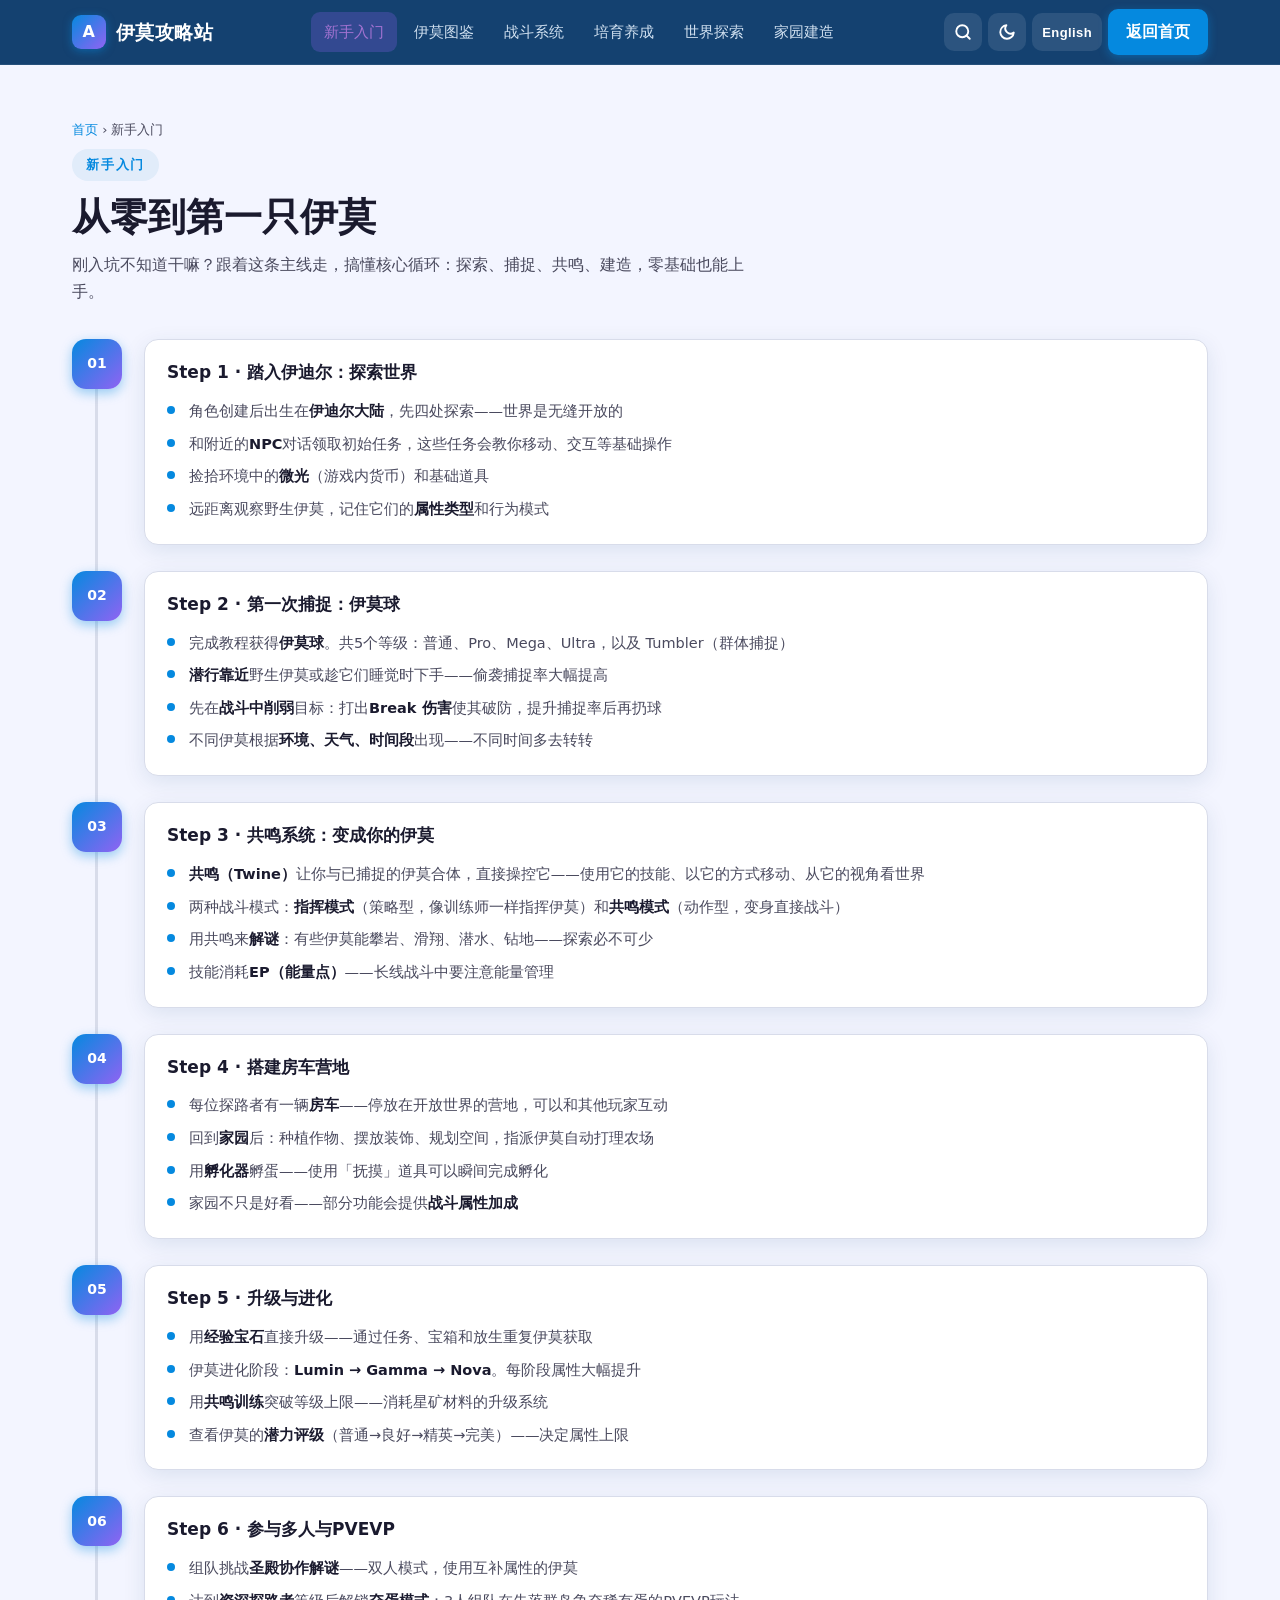
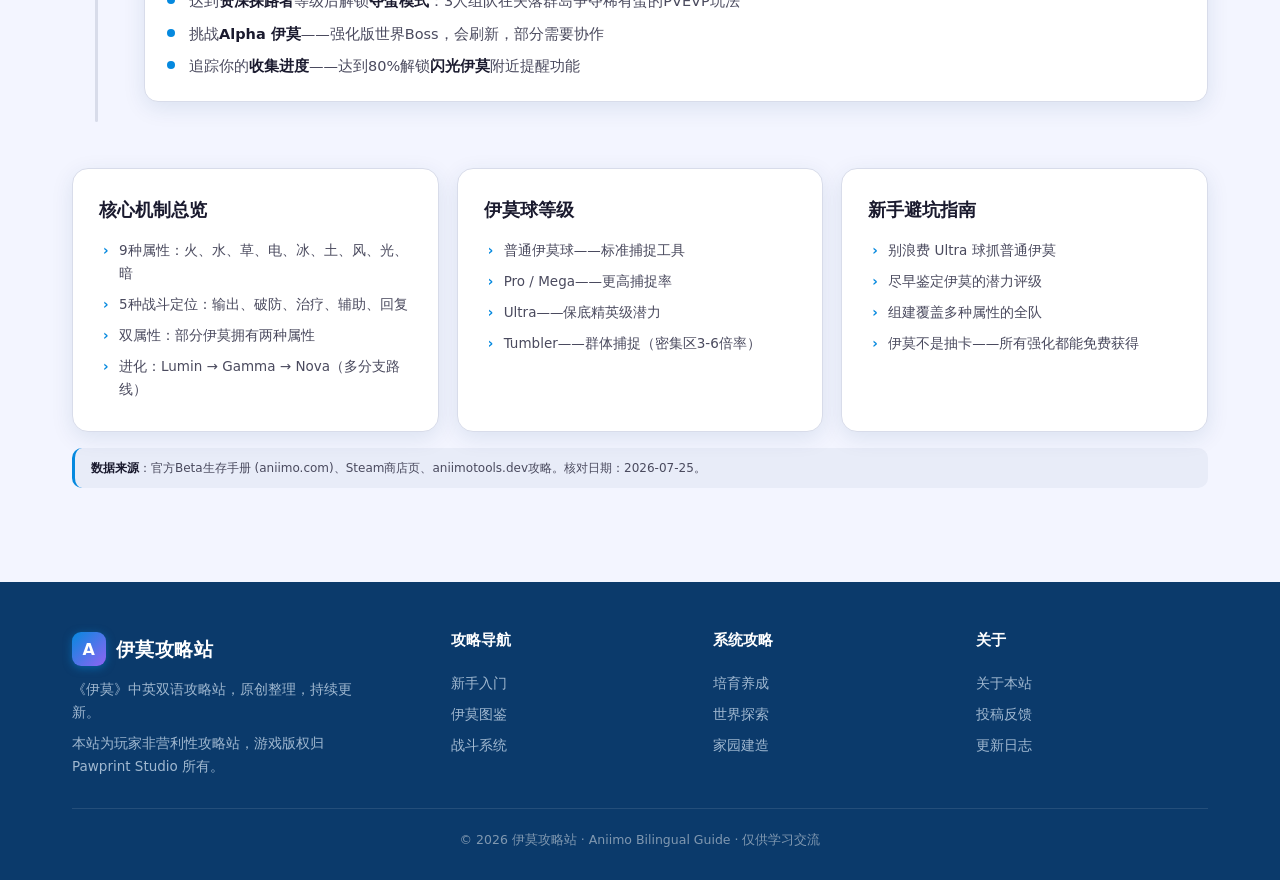
<file: getting-started.html>
<!DOCTYPE html>
<html lang="zh-CN">
<head>
<!-- Google Analytics 4 -->
<script>
  if (location.hostname === "aniimo.yxhtl.com") {
    window.dataLayer = window.dataLayer || [];
    window.gtag = function(){ window.dataLayer.push(arguments); };
    gtag('js', new Date());
    gtag('config', 'G-LXN57E7E6Z');
    var analyticsScript = document.createElement('script');
    analyticsScript.async = true;
    analyticsScript.src = 'https://www.googletagmanager.com/gtag/js?id=G-LXN57E7E6Z';
    document.head.appendChild(analyticsScript);
  }
</script>
<!-- 百度统计 -->
<script async src="https://hm.baidu.com/hm.js?71f28761d7809372b129ffb5598d0451"></script>
<meta charset="UTF-8">
<meta name="viewport" content="width=device-width, initial-scale=1.0">
<link rel="canonical" href="https://aniimo.yxhtl.com/getting-started.html">
<title>新手开荒指南 | 伊莫 Aniimo 攻略</title>
<meta name="description" content="伊莫新手入门攻略：从创建角色到捕捉第一只伊莫，从共鸣变身到搭建房车营地，详细步骤与优先级指引。新手探路者必看。">
<meta name="keywords" content="伊莫新手,Aniimo入门,开荒攻略,封藏,伊莫球,共鸣,探路者,房车营地,伊迪尔大陆">
<link rel="icon" href="data:image/svg+xml,<svg xmlns='http://www.w3.org/2000/svg' viewBox='0 0 100 100'><rect width='100' height='100' rx='20' fill='%230B3A6B'/><text x='50' y='72' font-size='60' font-weight='900' fill='%2373DBFF' text-anchor='middle' font-family='Arial,sans-serif'>A</text></svg>">
<meta property="og:title" content="新手开荒指南 | 伊莫 Aniimo 攻略">
<meta property="og:description" content="伊莫新手入门攻略：从创建角色到捕捉第一只伊莫，从共鸣变身到搭建房车营地，详细步骤与优先级指引。新手探路者必看。">
<meta property="og:type" content="article">
<meta property="og:url" content="https://aniimo.yxhtl.com/getting-started.html">
<meta name="twitter:card" content="summary">
<link rel="stylesheet" href="css/style.css">
<script type="application/ld+json">
{"@context":"https://schema.org","@type":"Article","headline":"伊莫新手开荒指南","inLanguage":"zh-CN","about":"伊莫新手入门攻略与开荒路线","isPartOf":{"@type":"WebSite","name":"伊莫攻略站"}}
</script>
</head>
<body>

<header class="nav">
  <div class="wrap nav-inner">
    <a href="index.html" class="brand"><span class="logo">A</span><span data-i18n="brand">伊莫攻略站</span></a>
    <nav class="nav-links" id="navLinks">
      <a href="getting-started.html" class="active" data-i18n="nav.getting-started">新手入门</a>
      <a href="creatures.html" data-i18n="nav.creatures">伊莫图鉴</a>
      <a href="combat.html" data-i18n="nav.combat">战斗系统</a>
      <a href="breeding.html" data-i18n="nav.breeding">培育养成</a>
      <a href="explore.html" data-i18n="nav.explore">世界探索</a>
      <a href="homeland.html" data-i18n="nav.homeland">家园建造</a>
    </nav>
    <div class="nav-utils">
      <button class="nav-btn search-btn" aria-label="搜索"><svg width="18" height="18" viewBox="0 0 24 24" fill="none" stroke="currentColor" stroke-width="2.5" stroke-linecap="round" stroke-linejoin="round"><circle cx="11" cy="11" r="8"/><line x1="21" y1="21" x2="16.65" y2="16.65"/></svg></button>
      <button class="nav-btn dark-btn" aria-label="暗色模式"><svg width="18" height="18" viewBox="0 0 24 24" fill="none" stroke="currentColor" stroke-width="2.5" stroke-linecap="round" stroke-linejoin="round"><path d="M21 12.79A9 9 0 1 1 11.21 3 7 7 0 0 0 21 12.79z"/></svg></button>
      <button class="nav-btn lang-btn" aria-label="语言">English</button>
      <a href="index.html" class="nav-cta" data-i18n="nav.cta.home">返回首页</a>
    </div>
    <button class="burger" id="burger" aria-label="菜单"><span></span><span></span><span></span></button>
  </div>
</header>

<section id="top" style="padding-top:54px">
  <div class="wrap">
    <div class="breadcrumb"><a href="index.html" data-en="Home">首页</a> <span>›</span> <span data-en="Beginner">新手入门</span></div>
    <span class="eyebrow" data-en="Beginner">新手入门</span>
    <h2 class="title" data-en="From Zero to First Aniimo">从零到第一只伊莫</h2>
    <p class="subtitle" data-en="New to Aniimo? Follow this path to understand the core loop: explore, catch, Twine, and build. No prior experience needed.">刚入坑不知道干嘛？跟着这条主线走，搞懂核心循环：探索、捕捉、共鸣、建造，零基础也能上手。</p>

    <div class="timeline">
      <div class="tl-item">
        <div class="tl-dot">01</div>
        <div class="tl-body">
          <h4 data-en="Step 1 · Land in Idyll: Explore the World">Step 1 · 踏入伊迪尔：探索世界</h4>
          <ul>
            <li data-en="After character creation, you spawn in the &lt;b&gt;Idyll continent&lt;/b&gt;. Take a moment to explore — the world is seamless and open.">角色创建后出生在<b>伊迪尔大陆</b>，先四处探索——世界是无缝开放的</li>
            <li data-en="Talk to nearby &lt;b&gt;NPCs&lt;/b&gt; to get your first quests — these teach core mechanics like movement and interaction">和附近的<b>NPC</b>对话领取初始任务，这些任务会教你移动、交互等基础操作</li>
            <li data-en="Pick up &lt;b&gt;Glimmer&lt;/b&gt; (the in-game currency) and basic items scattered around the environment">捡拾环境中的<b>微光</b>（游戏内货币）和基础道具</li>
            <li data-en="Observe wild Aniimo from a distance — note their &lt;b&gt;element types&lt;/b&gt; and behaviors before engaging">远距离观察野生伊莫，记住它们的<b>属性类型</b>和行为模式</li>
          </ul>
        </div>
      </div>
      <div class="tl-item">
        <div class="tl-dot">02</div>
        <div class="tl-body">
          <h4 data-en="Step 2 · Your First Catch: Aniipods">Step 2 · 第一次捕捉：伊莫球</h4>
          <ul>
            <li data-en="You receive &lt;b&gt;Aniipods&lt;/b&gt; from the tutorial. These are your catching tools — there are 5 tiers: Aniipod, Pro, Mega, Ultra, and Tumbler (group catch).">完成教程获得<b>伊莫球</b>。共5个等级：普通、Pro、Mega、Ultra，以及 Tumbler（群体捕捉）</li>
            <li data-en="&lt;b&gt;Sneak up&lt;/b&gt; on wild Aniimo or target sleeping ones — a stealthy approach gives a much higher catch rate."><b>潜行靠近</b>野生伊莫或趁它们睡觉时下手——偷袭捕捉率大幅提高</li>
            <li data-en="Soften the target in &lt;b&gt;combat first&lt;/b&gt;: deal &lt;b&gt;Break damage&lt;/b&gt; to stagger it and raise your capture chance, then throw the Aniipod.">先在<b>战斗中削弱</b>目标：打出<b>Break 伤害</b>使其破防，提升捕捉率后再扔球</li>
            <li data-en="Different Aniimo appear based on &lt;b&gt;environment, weather, and time of day&lt;/b&gt; — explore at different times!">不同伊莫根据<b>环境、天气、时间段</b>出现——不同时间多去转转</li>
          </ul>
        </div>
      </div>
      <div class="tl-item">
        <div class="tl-dot">03</div>
        <div class="tl-body">
          <h4 data-en="Step 3 · Twine System: Become Your Aniimo">Step 3 · 共鸣系统：变成你的伊莫</h4>
          <ul>
            <li data-en="&lt;b&gt;Twine&lt;/b&gt; lets you merge with a caught Aniimo and control it directly — use its skills, move as it moves, see the world from its perspective."><b>共鸣（Twine）</b>让你与已捕捉的伊莫合体，直接操控它——使用它的技能、以它的方式移动、从它的视角看世界</li>
            <li data-en="Two combat modes: &lt;b&gt;Command Mode&lt;/b&gt; (strategic, order your Aniimo like a trainer) and &lt;b&gt;Twine Mode&lt;/b&gt; (action, transform and fight in real-time).">两种战斗模式：<b>指挥模式</b>（策略型，像训练师一样指挥伊莫）和<b>共鸣模式</b>（动作型，变身直接战斗）</li>
            <li data-en="Use Twine to &lt;b&gt;solve puzzles&lt;/b&gt;: some Aniimo can scale cliffs, glide, dive, or burrow — essential for exploration.">用共鸣来<b>解谜</b>：有些伊莫能攀岩、滑翔、潜水、钻地——探索必不可少</li>
            <li data-en="Skills consume &lt;b&gt;EP (Energy Points)&lt;/b&gt; — manage your energy pool during longer fights.">技能消耗<b>EP（能量点）</b>——长线战斗中要注意能量管理</li>
          </ul>
        </div>
      </div>
      <div class="tl-item">
        <div class="tl-dot">04</div>
        <div class="tl-body">
          <h4 data-en="Step 4 · Build Your RV Camp">Step 4 · 搭建房车营地</h4>
          <ul>
            <li data-en="Each Pathfinder gets a personal &lt;b&gt;RV&lt;/b&gt; — park it at a campsite in the open world to meet other players.">每位探路者有一辆<b>房车</b>——停放在开放世界的营地，可以和其他玩家互动</li>
            <li data-en="At your &lt;b&gt;Homeland&lt;/b&gt;: plant crops, build decorations, arrange your space, and assign Aniimo to automate farming.">回到<b>家园</b>后：种植作物、摆放装饰、规划空间，指派伊莫自动打理农场</li>
            <li data-en="Use the &lt;b&gt;Hatchinator&lt;/b&gt; to incubate eggs — a Caress item can instantly complete the timer.">用<b>孵化器</b>孵蛋——使用「抚摸」道具可以瞬间完成孵化</li>
            <li data-en="Homeland isn't just cosmetic — some features provide &lt;b&gt;combat stat bonuses&lt;/b&gt;.">家园不只是好看——部分功能会提供<b>战斗属性加成</b></li>
          </ul>
        </div>
      </div>
      <div class="tl-item">
        <div class="tl-dot">05</div>
        <div class="tl-body">
          <h4 data-en="Step 5 · Level Up & Evolve">Step 5 · 升级与进化</h4>
          <ul>
            <li data-en="Use &lt;b&gt;Experience Gems&lt;/b&gt; for direct leveling — earn them from quests, chests, and releasing duplicates.">用<b>经验宝石</b>直接升级——通过任务、宝箱和放生重复伊莫获取</li>
            <li data-en="Aniimo evolve through stages: &lt;b&gt;Lumin → Gamma → Nova&lt;/b&gt;. Each stage boosts stats significantly.">伊莫进化阶段：<b>Lumin → Gamma → Nova</b>。每阶段属性大幅提升</li>
            <li data-en="Push past level caps with &lt;b&gt;Resonance Training&lt;/b&gt; — a material-gated upgrade system using Astranite.">用<b>共鸣训练</b>突破等级上限——消耗星矿材料的升级系统</li>
            <li data-en="Check your Aniimo's &lt;b&gt;Potential Score&lt;/b&gt; (Common → Good → Elite → Perfect) — it determines stat ceiling.">查看伊莫的<b>潜力评级</b>（普通→良好→精英→完美）——决定属性上限</li>
          </ul>
        </div>
      </div>
      <div class="tl-item">
        <div class="tl-dot">06</div>
        <div class="tl-body">
          <h4 data-en="Step 6 · Join Co-op & PvPvE">Step 6 · 参与多人与PVEVP</h4>
          <ul>
            <li data-en="Team up for &lt;b&gt;Sanctum co-op puzzles&lt;/b&gt; — two-player mode where you embody complementary Aniimo.">组队挑战<b>圣殿协作解谜</b>——双人模式，使用互补属性的伊莫</li>
            <li data-en="Once you reach &lt;b&gt;Veteran Pathfinder&lt;/b&gt; level, unlock &lt;b&gt;Egg Heist&lt;/b&gt;: a 3-player PvPvE scramble for rare eggs in the Lost Isles.">达到<b>资深探路者</b>等级后解锁<b>夺蛋模式</b>：3人组队在失落群岛争夺稀有蛋的PVEVP玩法</li>
            <li data-en="Fight &lt;b&gt;Alpha Aniimo&lt;/b&gt; — powered-up world bosses that respawn, some with co-op mechanics.">挑战<b>Alpha 伊莫</b>——强化版世界Boss，会刷新，部分需要协作</li>
            <li data-en="Track your &lt;b&gt;Collection Progress&lt;/b&gt; — at 80% you unlock a perk that alerts you to nearby &lt;b&gt;Sparkling&lt;/b&gt; Aniimo.">追踪你的<b>收集进度</b>——达到80%解锁<b>闪光伊莫</b>附近提醒功能</li>
          </ul>
        </div>
      </div>
    </div>

    <div class="feature-grid" style="margin-top:40px">
      <div class="fcard"><h4 data-en="Core Mechanics Summary">核心机制总览</h4><ul>
        <li data-en="9 elements: Fire, Water, Grass, Lightning, Ice, Earth, Wind, Light, Dark">9种属性：火、水、草、电、冰、土、风、光、暗</li>
        <li data-en="5 combat roles: DPS, Break, Heal, Support, Regen">5种战斗定位：输出、破防、治疗、辅助、回复</li>
        <li data-en="Dual-typing: some Aniimo carry two elements">双属性：部分伊莫拥有两种属性</li>
        <li data-en="Evolution: Lumin → Gamma → Nova (multi-branch paths)">进化：Lumin → Gamma → Nova（多分支路线）</li>
      </ul></div>
      <div class="fcard"><h4 data-en="Aniipod Tiers">伊莫球等级</h4><ul>
        <li data-en="Aniipod — standard catch tool">普通伊莫球——标准捕捉工具</li>
        <li data-en="Aniipod Pro / Mega — higher catch rates">Pro / Mega——更高捕捉率</li>
        <li data-en="Aniipod Ultra — guarantees Elite+ Potential">Ultra——保底精英级潜力</li>
        <li data-en="Tumbler — group catch (3× to 6× in dense areas)">Tumbler——群体捕捉（密集区3-6倍率）</li>
      </ul></div>
      <div class="fcard"><h4 data-en="New Player Tips">新手避坑指南</h4><ul>
        <li data-en="Don't waste Ultra Aniipods on common catches">别浪费 Ultra 球抓普通伊莫</li>
        <li data-en="Appraise caught Aniimo early to check Potential">尽早鉴定伊莫的潜力评级</li>
        <li data-en="Build a balanced roster covering multiple elements">组建覆盖多种属性的全队</li>
        <li data-en="Aniimo is NOT gacha — all power is earnable for free">伊莫不是抽卡——所有强化都能免费获得</li>
      </ul></div>
    </div>

    <div class="data-source">
      <b data-en="Data Sources">数据来源</b>：<span data-en="Official Beta Survival Handbook (aniimo.com), Steam store page, aniimotools.dev guides. Verified 2026-07-25.">官方Beta生存手册 (aniimo.com)、Steam商店页、aniimotools.dev攻略。核对日期：2026-07-25。</span>
    </div>
  </div>
</section>

<footer>
  <div class="wrap">
    <div class="foot-grid">
      <div class="foot-brand">
        <a href="index.html" class="brand" style="color:#fff"><span class="logo">A</span><span data-en="Aniimo Guide">伊莫攻略站</span></a>
        <p data-i18n="foot.branddesc">《伊莫》中英双语攻略站，原创整理，持续更新。</p>
        <p class="disclaimer" data-en="This is a non-profit fan guide site. Game rights belong to Pawprint Studio.">本站为玩家非营利性攻略站，游戏版权归 Pawprint Studio 所有。</p>
      </div>
      <div><h4 data-i18n="foot.nav">攻略导航</h4><a href="getting-started.html" data-en="Beginner">新手入门</a><a href="creatures.html" data-en="Codex">伊莫图鉴</a><a href="combat.html" data-en="Combat">战斗系统</a></div>
      <div><h4 data-i18n="foot.systems">系统攻略</h4><a href="breeding.html" data-en="Breeding">培育养成</a><a href="explore.html" data-en="Explore">世界探索</a><a href="homeland.html" data-en="Homeland">家园建造</a></div>
      <div><h4 data-i18n="foot.about">关于</h4><a href="about.html" data-i18n="foot.aboutus">关于本站</a><a href="https://discord.gg/phDAxhFF9M" target="_blank" rel="noopener" data-i18n="foot.feedback">投稿反馈</a><a href="changelog.html" data-i18n="foot.changelog">更新日志</a></div>
    </div>
    <div class="foot-bottom" data-i18n="foot.copy">© 2026 伊莫攻略站 · Aniimo Bilingual Guide · 仅供学习交流</div>
  </div>
</footer>

<button id="toTop" aria-label="返回顶部" data-en="Top">顶部</button>
<div class="search-overlay" id="searchOverlay">
  <div class="search-panel">
    <div class="search-input-wrap">
      <span class="s-ico"></span>
      <input type="text" placeholder="搜索伊莫、属性、攻略…" data-i18n="search.placeholder" data-i18n-ph="1">
      <button class="search-close" aria-label="关闭">×</button>
    </div>
    <div class="search-results"></div>
  </div>
</div>
<script src="js/common.js"></script>
</body>
</html>
</file>
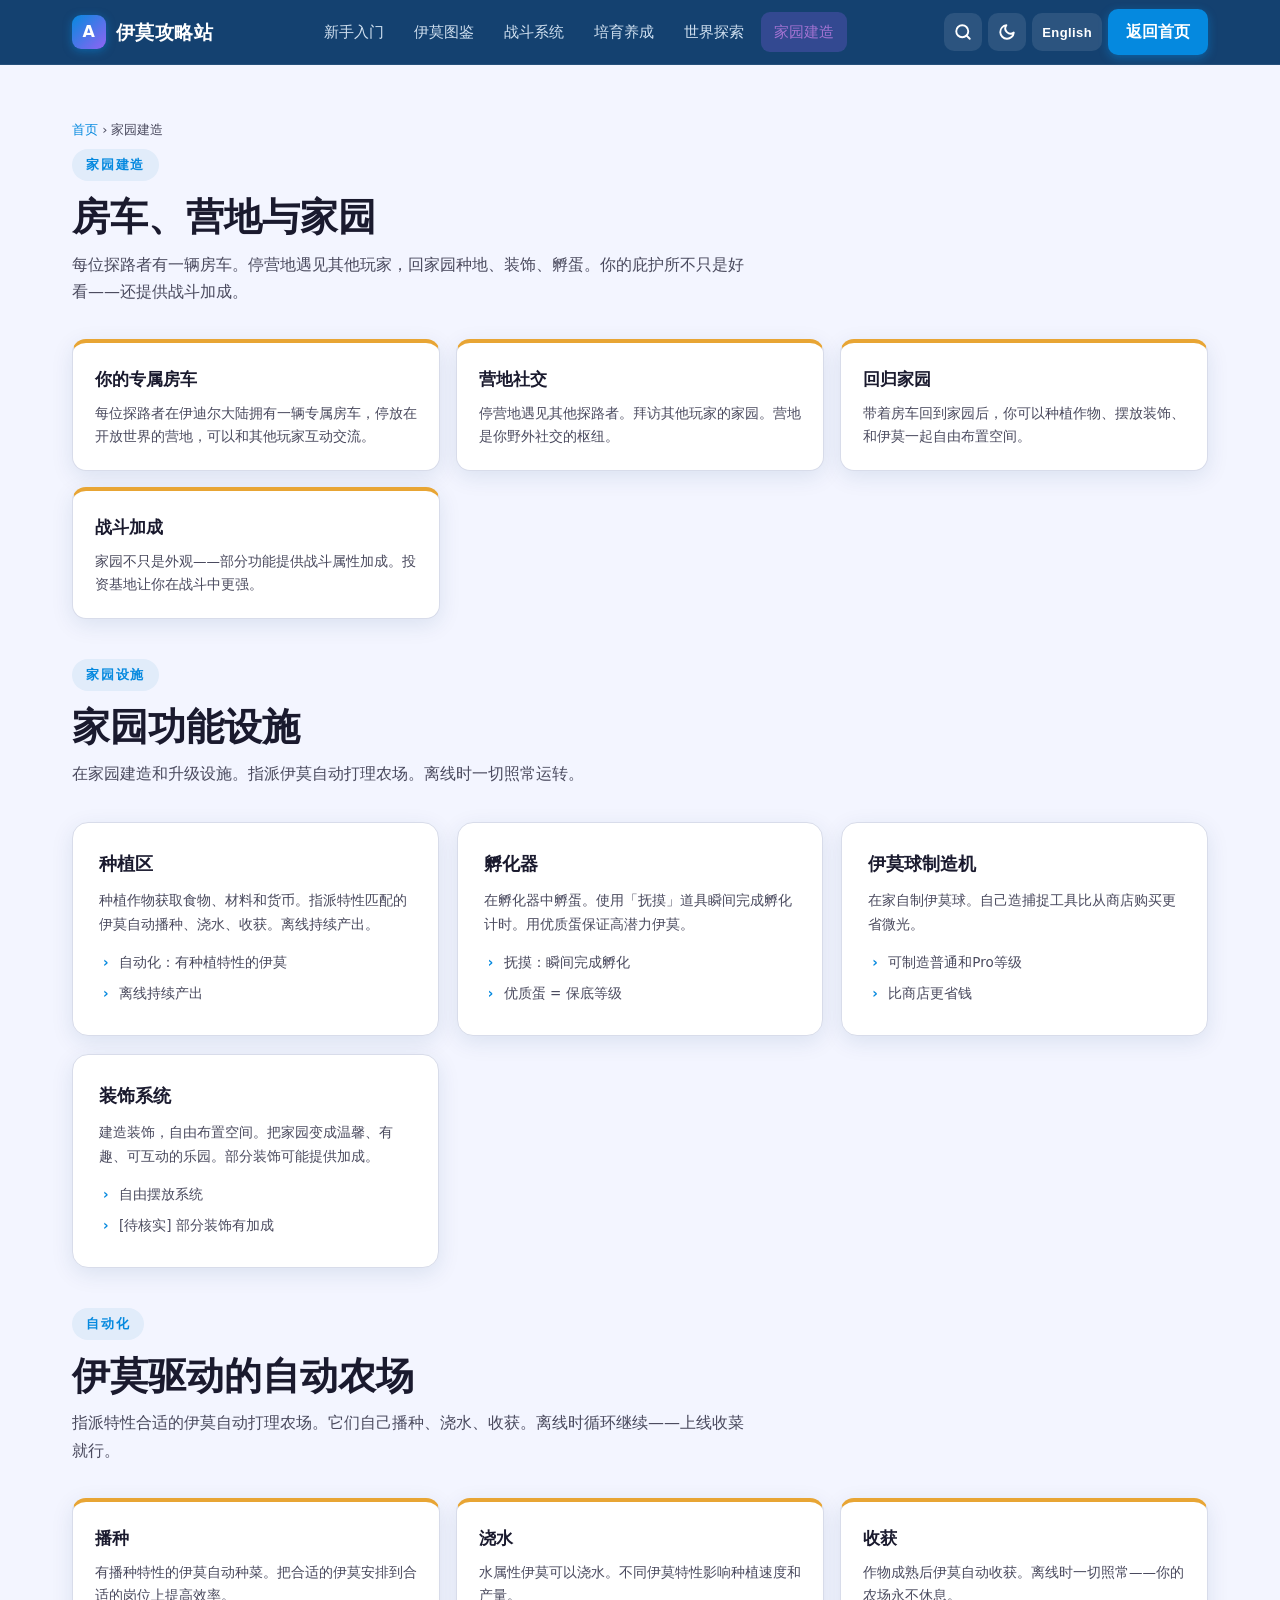
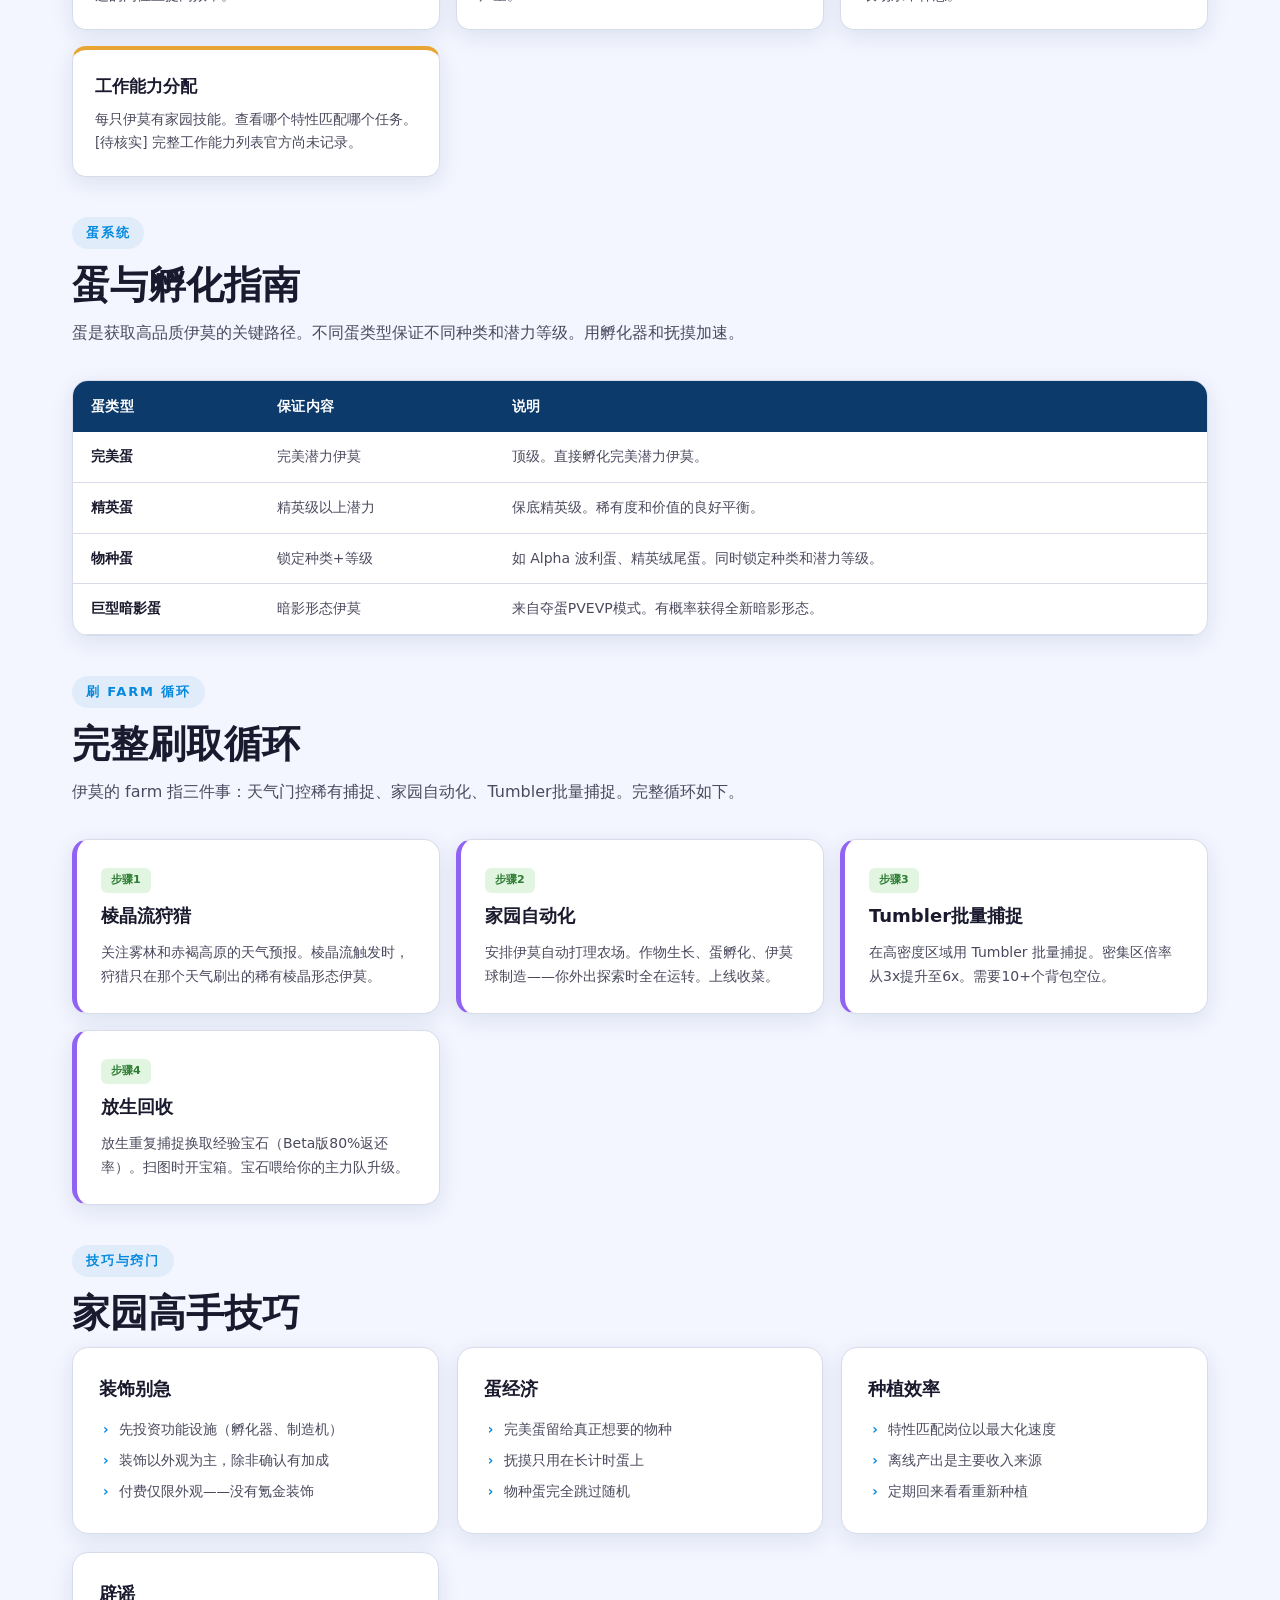
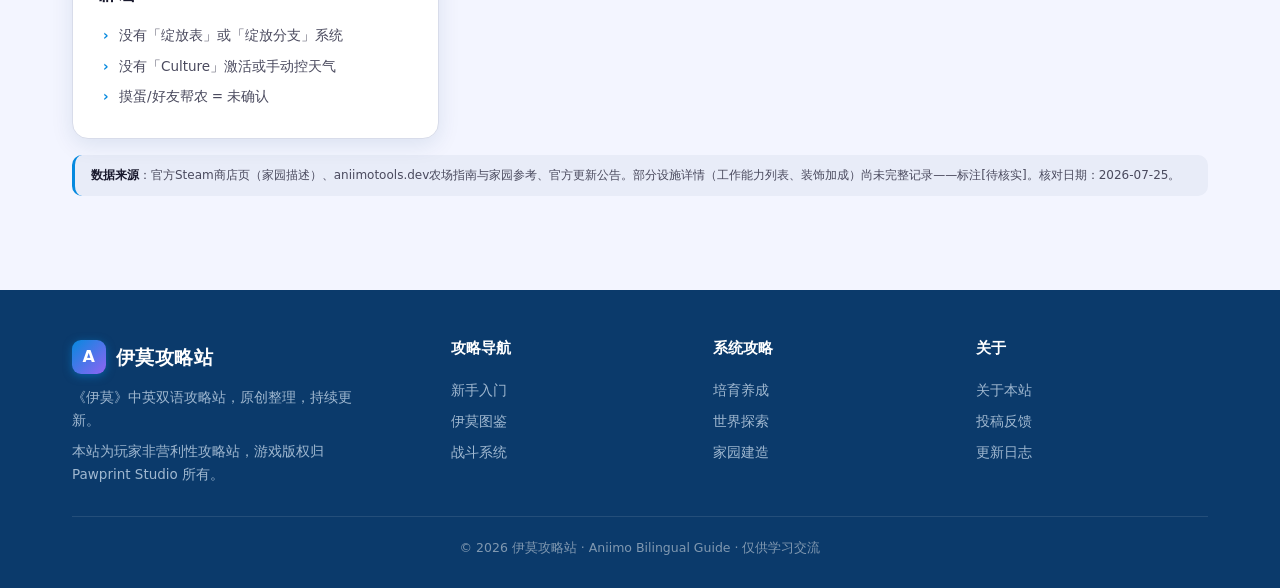
<file: homeland.html>
<!DOCTYPE html>
<html lang="zh-CN">
<head>
<!-- Google Analytics 4 -->
<script>
  if (location.hostname === "aniimo.yxhtl.com") {
    window.dataLayer = window.dataLayer || [];
    window.gtag = function(){ window.dataLayer.push(arguments); };
    gtag('js', new Date());
    gtag('config', 'G-LXN57E7E6Z');
    var analyticsScript = document.createElement('script');
    analyticsScript.async = true;
    analyticsScript.src = 'https://www.googletagmanager.com/gtag/js?id=G-LXN57E7E6Z';
    document.head.appendChild(analyticsScript);
  }
</script>
<!-- 百度统计 -->
<script async src="https://hm.baidu.com/hm.js?71f28761d7809372b129ffb5598d0451"></script>
<meta charset="UTF-8">
<meta name="viewport" content="width=device-width, initial-scale=1.0">
<link rel="canonical" href="https://aniimo.yxhtl.com/homeland.html">
<title>家园建造：房车营地系统 | 伊莫 Aniimo 攻略</title>
<meta name="description" content="伊莫家园建造攻略：房车系统、营地选址、自动种植、孵化器、装饰摆放、战斗属性加成。打造你的专属伊莫乐园。">
<meta name="keywords" content="伊莫家园,Aniimo homeland,房车,RV,营地,种植,装饰,孵化器,Hatchinator,战斗加成">
<link rel="icon" href="data:image/svg+xml,<svg xmlns='http://www.w3.org/2000/svg' viewBox='0 0 100 100'><rect width='100' height='100' rx='20' fill='%230B3A6B'/><text x='50' y='72' font-size='60' font-weight='900' fill='%2373DBFF' text-anchor='middle' font-family='Arial,sans-serif'>A</text></svg>">
<meta property="og:title" content="家园建造：房车营地系统 | 伊莫 Aniimo 攻略">
<meta property="og:description" content="伊莫家园建造攻略：房车系统、营地选址、自动种植、孵化器、装饰摆放、战斗属性加成。打造你的专属伊莫乐园。">
<meta property="og:type" content="article">
<meta property="og:url" content="https://aniimo.yxhtl.com/homeland.html">
<meta name="twitter:card" content="summary">
<link rel="stylesheet" href="css/style.css">
<script type="application/ld+json">
{"@context":"https://schema.org","@type":"Article","headline":"伊莫家园建造攻略","inLanguage":"zh-CN","about":"房车营地与家园系统","isPartOf":{"@type":"WebSite","name":"伊莫攻略站"}}
</script>
</head>
<body>

<header class="nav">
  <div class="wrap nav-inner">
    <a href="index.html" class="brand"><span class="logo">A</span><span data-i18n="brand">伊莫攻略站</span></a>
    <nav class="nav-links" id="navLinks">
      <a href="getting-started.html" data-i18n="nav.getting-started">新手入门</a>
      <a href="creatures.html" data-i18n="nav.creatures">伊莫图鉴</a>
      <a href="combat.html" data-i18n="nav.combat">战斗系统</a>
      <a href="breeding.html" data-i18n="nav.breeding">培育养成</a>
      <a href="explore.html" data-i18n="nav.explore">世界探索</a>
      <a href="homeland.html" class="active" data-i18n="nav.homeland">家园建造</a>
    </nav>
    <div class="nav-utils">
      <button class="nav-btn search-btn" aria-label="搜索"><svg width="18" height="18" viewBox="0 0 24 24" fill="none" stroke="currentColor" stroke-width="2.5" stroke-linecap="round" stroke-linejoin="round"><circle cx="11" cy="11" r="8"/><line x1="21" y1="21" x2="16.65" y2="16.65"/></svg></button>
      <button class="nav-btn dark-btn" aria-label="暗色模式"><svg width="18" height="18" viewBox="0 0 24 24" fill="none" stroke="currentColor" stroke-width="2.5" stroke-linecap="round" stroke-linejoin="round"><path d="M21 12.79A9 9 0 1 1 11.21 3 7 7 0 0 0 21 12.79z"/></svg></button>
      <button class="nav-btn lang-btn" aria-label="语言">English</button>
      <a href="index.html" class="nav-cta" data-i18n="nav.cta.home">返回首页</a>
    </div>
    <button class="burger" id="burger" aria-label="菜单"><span></span><span></span><span></span></button>
  </div>
</header>

<section id="top" style="padding-top:54px">
  <div class="wrap">
    <div class="breadcrumb"><a href="index.html" data-en="Home">首页</a> <span>›</span> <span data-en="Homeland">家园建造</span></div>
    <span class="eyebrow" data-en="Homeland System">家园建造</span>
    <h2 class="title" data-en="RV, Camp & Homeland">房车、营地与家园</h2>
    <p class="subtitle" data-en="Every Pathfinder gets a personal RV. Park at campsites to meet other players, return to Homeland to farm, decorate, and hatch eggs. Your sanctuary isn't just cosmetic — it provides combat bonuses.">每位探路者有一辆房车。停营地遇见其他玩家，回家园种地、装饰、孵蛋。你的庇护所不只是好看——还提供战斗加成。</p>

    <!-- RV System -->
    <div class="rv-grid">
      <div class="rv-card"><h4 data-en="Your Personal RV">你的专属房车</h4><p data-en="Each Pathfinder owns a personal RV on the vast continent of Idyll, parked at a campsite in the open world where they can meet and interact with other players.">每位探路者在伊迪尔大陆拥有一辆专属房车，停放在开放世界的营地，可以和其他玩家互动交流。</p></div>
      <div class="rv-card"><h4 data-en="Campsite Social">营地社交</h4><p data-en="Park at campsites to meet fellow Pathfinders. Visit other players' Homelands. The campsite is your social hub in the wild.">停营地遇见其他探路者。拜访其他玩家的家园。营地是你野外社交的枢纽。</p></div>
      <div class="rv-card"><h4 data-en="Return to Homeland">回归家园</h4><p data-en="When you return to Homeland with your RV, you can plant crops, build decorations, and freely arrange your space with Aniimo.">带着房车回到家园后，你可以种植作物、摆放装饰、和伊莫一起自由布置空间。</p></div>
      <div class="rv-card"><h4 data-en="Combat Bonuses">战斗加成</h4><p data-en="Homeland isn't just cosmetic — some features provide combat stat bonuses. Invest in your base to get stronger in battle.">家园不只是外观——部分功能提供战斗属性加成。投资基地让你在战斗中更强。</p></div>
    </div>

    <!-- Facilities -->
    <div style="margin-top:40px">
      <span class="eyebrow" data-en="Facilities">家园设施</span>
      <h2 class="title" data-en="Homeland Facilities">家园功能设施</h2>
      <p class="subtitle" data-en="Build and upgrade facilities at your Homeland. Assign Aniimo to automate farming. Everything continues working while you're offline.">在家园建造和升级设施。指派伊莫自动打理农场。离线时一切照常运转。</p>
      <div class="feature-grid">
        <div class="fcard"><h4 data-en="Farming Plots">种植区</h4><p data-en="Plant crops for food, materials, and currency. Assign trait-matched Aniimo to sow, water, and harvest automatically. Harvests continue offline.">种植作物获取食物、材料和货币。指派特性匹配的伊莫自动播种、浇水、收获。离线持续产出。</p><ul><li data-en="Automated: Aniimo with farming traits">自动化：有种植特性的伊莫</li><li data-en="Offline production continues">离线持续产出</li></ul></div>
        <div class="fcard"><h4 data-en="Hatchinator">孵化器</h4><p data-en="Incubate eggs at the Hatchinator. Use a Caress item to instantly complete the egg timer. Hatch premium eggs for guaranteed high-Potential Aniimo.">在孵化器中孵蛋。使用「抚摸」道具瞬间完成孵化计时。用优质蛋保证高潜力伊莫。</p><ul><li data-en="Caress: instant hatch completion">抚摸：瞬间完成孵化</li><li data-en="Premium eggs = guaranteed tier">优质蛋 = 保底等级</li></ul></div>
        <div class="fcard"><h4 data-en="Aniipod Maker">伊莫球制造机</h4><p data-en="Craft your own Aniipods at home. Save Glimmer by making your own catch tools instead of buying from shops.">在家自制伊莫球。自己造捕捉工具比从商店购买更省微光。</p><ul><li data-en="Craft standard and Pro tiers">可制造普通和Pro等级</li><li data-en="Save currency vs shop prices">比商店更省钱</li></ul></div>
        <div class="fcard"><h4 data-en="Decoration System">装饰系统</h4><p data-en="Build decorations and freely arrange your space. Transform your Homeland into a warm, fun, interactive paradise. Some decorations may provide bonuses.">建造装饰，自由布置空间。把家园变成温馨、有趣、可互动的乐园。部分装饰可能提供加成。</p><ul><li data-en="Free placement system">自由摆放系统</li><li data-en="[待核实] Some decorations grant bonuses">[待核实] 部分装饰有加成</li></ul></div>
      </div>
    </div>

    <!-- Automatable Farming -->
    <div style="margin-top:40px">
      <span class="eyebrow" data-en="Automation">自动化</span>
      <h2 class="title" data-en="Aniimo-Powered Farming">伊莫驱动的自动农场</h2>
      <p class="subtitle" data-en="Assign Aniimo with the right traits to automate your farm. They sow, water, and harvest on their own. The loop runs while you're offline — log in to collect.">指派特性合适的伊莫自动打理农场。它们自己播种、浇水、收获。离线时循环继续——上线收菜就行。</p>
      <div class="rv-grid">
        <div class="rv-card"><h4 data-en="Sow">播种</h4><p data-en="Aniimo with sowing traits plant crops automatically. Match the right Aniimo to the right task for efficiency.">有播种特性的伊莫自动种菜。把合适的伊莫安排到合适的岗位上提高效率。</p></div>
        <div class="rv-card"><h4 data-en="Water">浇水</h4><p data-en="Water-type Aniimo can water crops. Different Aniimo traits affect farming speed and yield.">水属性伊莫可以浇水。不同伊莫特性影响种植速度和产量。</p></div>
        <div class="rv-card"><h4 data-en="Harvest">收获</h4><p data-en="Aniimo harvest crops when ready. Everything continues offline — your farm never sleeps.">作物成熟后伊莫自动收获。离线时一切照常——你的农场永不休息。</p></div>
        <div class="rv-card"><h4 data-en="Work Ability Roster">工作能力分配</h4><p data-en="Each Aniimo has a Homeland Ability. Check which trait matches which task. [待核实] Full work-ability roster not yet officially documented.">每只伊莫有家园技能。查看哪个特性匹配哪个任务。[待核实] 完整工作能力列表官方尚未记录。</p></div>
      </div>
    </div>

    <!-- Egg Hatching -->
    <div style="margin-top:40px">
      <span class="eyebrow" data-en="Egg System">蛋系统</span>
      <h2 class="title" data-en="Eggs & Hatching Guide">蛋与孵化指南</h2>
      <p class="subtitle" data-en="Eggs are a key path to high-quality Aniimo. Different egg types guarantee different species and Potential tiers. Use the Hatchinator and Caress to speed things up.">蛋是获取高品质伊莫的关键路径。不同蛋类型保证不同种类和潜力等级。用孵化器和抚摸加速。</p>
      <div class="data-table">
        <table>
          <thead><tr><th data-en="Egg Type">蛋类型</th><th data-en="Guarantee">保证内容</th><th data-en="Notes">说明</th></tr></thead>
          <tbody>
            <tr><td><b data-en="Departure Perfect Egg">完美蛋</b></td><td data-en="Perfect Potential Aniimo">完美潜力伊莫</td><td data-en="The top tier. Hatches a Perfect-potential Aniimo outright.">顶级。直接孵化完美潜力伊莫。</td></tr>
            <tr><td><b data-en="Elite Egg">精英蛋</b></td><td data-en="Elite-or-higher Potential">精英级以上潜力</td><td data-en="Guarantees at least Elite grade. Good balance of rarity and value.">保底精英级。稀有度和价值的良好平衡。</td></tr>
            <tr><td><b data-en="Species-Specific Egg">物种蛋</b></td><td data-en="Locked species + tier">锁定种类+等级</td><td data-en="e.g. Alpha Bolty Egg, Elite Fentuft Egg. Locks in both the species and the Potential tier.">如 Alpha 波利蛋、精英绒尾蛋。同时锁定种类和潜力等级。</td></tr>
            <tr><td><b data-en="Giant Darkler Egg">巨型暗影蛋</b></td><td data-en="Darkler form Aniimo">暗影形态伊莫</td><td data-en="From Egg Heist PvPvE mode. Chance to obtain brand-new Darkler form.">来自夺蛋PVEVP模式。有概率获得全新暗影形态。</td></tr>
          </tbody>
        </table>
      </div>
    </div>

    <!-- Farming Loop -->
    <div style="margin-top:40px">
      <span class="eyebrow" data-en="Farming Loop">刷 farm 循环</span>
      <h2 class="title" data-en="The Complete Farming Loop">完整刷取循环</h2>
      <p class="subtitle" data-en="Farming in Aniimo means three things: weather-gated rare catches, Homeland automation, and bulk catching with the Tumbler. Here's the full loop.">伊莫的 farm 指三件事：天气门控稀有捕捉、家园自动化、Tumbler批量捕捉。完整循环如下。</p>
      <div class="mode-grid">
        <div class="mode-card"><span class="mode-tag pve" data-en="Step 1">步骤1</span><h4 data-en="Prismana Flow Hunting">棱晶流狩猎</h4><p data-en="Watch weather forecasts for Mistwoods and Russet Highlands. When Prismana Flow triggers, hunt for rare Prismana-form Aniimo that only spawn during that weather.">关注雾林和赤褐高原的天气预报。棱晶流触发时，狩猎只在那个天气刷出的稀有棱晶形态伊莫。</p></div>
        <div class="mode-card"><span class="mode-tag pve" data-en="Step 2">步骤2</span><h4 data-en="Homeland Automation">家园自动化</h4><p data-en="Set up your Aniimo to farm automatically. Crops grow, eggs incubate, Aniipods craft — all while you're out exploring. Log in to collect.">安排伊莫自动打理农场。作物生长、蛋孵化、伊莫球制造——你外出探索时全在运转。上线收菜。</p></div>
        <div class="mode-card"><span class="mode-tag pve" data-en="Step 3">步骤3</span><h4 data-en="Bulk Catch with Tumbler">Tumbler批量捕捉</h4><p data-en="Use the Tumbler for mass catching in high-density areas. Its multiplier rises from 3x to 6x in dense zones. Needs 10+ free backpack slots.">在高密度区域用 Tumbler 批量捕捉。密集区倍率从3x提升至6x。需要10+个背包空位。</p></div>
        <div class="mode-card"><span class="mode-tag pve" data-en="Step 4">步骤4</span><h4 data-en="Release & Recycle">放生回收</h4><p data-en="Release duplicate catches for Experience Gems (80% refund rate in beta). Clear chests while sweeping zones. The gems feed your main team's leveling.">放生重复捕捉换取经验宝石（Beta版80%返还率）。扫图时开宝箱。宝石喂给你的主力队升级。</p></div>
      </div>
    </div>

    <!-- Tips -->
    <div style="margin-top:40px">
      <span class="eyebrow" data-en="Tips & Tricks">技巧与窍门</span>
      <h2 class="title" data-en="Homeland Pro Tips">家园高手技巧</h2>
      <div class="feature-grid">
        <div class="fcard"><h4 data-en="Don't Rush Decorations">装饰别急</h4><ul>
          <li data-en="Invest in functional facilities first (Hatchinator, Aniipod Maker)">先投资功能设施（孵化器、制造机）</li>
          <li data-en="Decorations are cosmetic unless confirmed otherwise">装饰以外观为主，除非确认有加成</li>
          <li data-en="Monetization is cosmetic only — no pay-to-win decorations">付费仅限外观——没有氪金装饰</li>
        </ul></div>
        <div class="fcard"><h4 data-en="Egg Economy">蛋经济</h4><ul>
          <li data-en="Save Perfect Eggs for species you truly want">完美蛋留给真正想要的物种</li>
          <li data-en="Use Caress on long-timer eggs only">抚摸只用在长计时蛋上</li>
          <li data-en="Species-specific eggs skip RNG entirely">物种蛋完全跳过随机</li>
        </ul></div>
        <div class="fcard"><h4 data-en="Farming Efficiency">种植效率</h4><ul>
          <li data-en="Match Aniimo traits to tasks for max speed">特性匹配岗位以最大化速度</li>
          <li data-en="Offline production is the main income source">离线产出是主要收入来源</li>
          <li data-en="Check back regularly to replant">定期回来看看重新种植</li>
        </ul></div>
        <div class="fcard"><h4 data-en="What's NOT Real">辟谣</h4><ul>
          <li data-en="No 'Bloom Chart' or 'Bloom Branches' system">没有「绽放表」或「绽放分支」系统</li>
          <li data-en="No 'Culture' activation or manual weather control">没有「Culture」激活或手动控天气</li>
          <li data-en="Petting eggs / friends helping farm = unconfirmed">摸蛋/好友帮农 = 未确认</li>
        </ul></div>
      </div>
    </div>

    <div class="data-source">
      <b data-en="Data Sources">数据来源</b>：<span data-en="Official Steam store page (Homeland description), aniimotools.dev farming guide & Homeland reference, official update notices. Some facility details (work-ability roster, decoration bonuses) not yet fully documented — labeled [待核实]. Verified 2026-07-25.">官方Steam商店页（家园描述）、aniimotools.dev农场指南与家园参考、官方更新公告。部分设施详情（工作能力列表、装饰加成）尚未完整记录——标注[待核实]。核对日期：2026-07-25。</span>
    </div>
  </div>
</section>

<footer>
  <div class="wrap">
    <div class="foot-grid">
      <div class="foot-brand">
        <a href="index.html" class="brand" style="color:#fff"><span class="logo">A</span><span data-en="Aniimo Guide">伊莫攻略站</span></a>
        <p data-i18n="foot.branddesc">《伊莫》中英双语攻略站，原创整理，持续更新。</p>
        <p class="disclaimer" data-en="This is a non-profit fan guide site. Game rights belong to Pawprint Studio.">本站为玩家非营利性攻略站，游戏版权归 Pawprint Studio 所有。</p>
      </div>
      <div><h4 data-i18n="foot.nav">攻略导航</h4><a href="getting-started.html" data-en="Beginner">新手入门</a><a href="creatures.html" data-en="Codex">伊莫图鉴</a><a href="combat.html" data-en="Combat">战斗系统</a></div>
      <div><h4 data-i18n="foot.systems">系统攻略</h4><a href="breeding.html" data-en="Breeding">培育养成</a><a href="explore.html" data-en="Explore">世界探索</a><a href="homeland.html" data-en="Homeland">家园建造</a></div>
      <div><h4 data-i18n="foot.about">关于</h4><a href="about.html" data-i18n="foot.aboutus">关于本站</a><a href="https://discord.gg/phDAxhFF9M" target="_blank" rel="noopener" data-i18n="foot.feedback">投稿反馈</a><a href="changelog.html" data-i18n="foot.changelog">更新日志</a></div>
    </div>
    <div class="foot-bottom" data-i18n="foot.copy">© 2026 伊莫攻略站 · Aniimo Bilingual Guide · 仅供学习交流</div>
  </div>
</footer>

<button id="toTop" aria-label="返回顶部" data-en="Top">顶部</button>
<div class="search-overlay" id="searchOverlay">
  <div class="search-panel">
    <div class="search-input-wrap">
      <span class="s-ico"></span>
      <input type="text" placeholder="搜索伊莫、属性、攻略…" data-i18n="search.placeholder" data-i18n-ph="1">
      <button class="search-close" aria-label="关闭">×</button>
    </div>
    <div class="search-results"></div>
  </div>
</div>
<script src="js/common.js"></script>
</body>
</html>
</file>
<file: css/style.css>
/* ===== Aniimo Guide - Shared Styles ===== */
:root{
  --sky-deep:#0B3A6B;      /* 深空蓝 - 导航/hero背景 */
  --sky:#1A5C9E;           /* 天空蓝 */
  --azure:#0589DF;         /* 亮天蓝 - 主操作色 */
  --azure-2:#3BA8F0;       /* 浅天蓝 */
  --cyan:#73DBFF;          /* 青光 - 高亮点缀 */
  --violet:#9063F3;        /* 幻紫 - 共鸣/Twine系统 */
  --violet-2:#A373D2;      /* 浅紫 */
  --leaf:#51B17A;          /* 翠绿 - 探索/自然 */
  --leaf-2:#6BCE8F;        /* 浅翠绿 */
  --amber:#E8A534;         /* 琥珀金 - 冒险/CTA */
  --amber-2:#F5C054;       /* 亮琥珀 */
  --coral:#E46161;         /* 珊瑚红 - 危险/火属性 */
  --ink:#1A1A2E;           /* 墨蓝黑 */
  --ink-soft:#4A4A5E;      /* 柔墨 */
  --heading:#1A1A2E;       /* 标题色 */
  --mist:#F3F5FF;          /* 雾白背景 */
  --mist-2:#E8ECF8;        /* 浅雾 */
  --mist-3:#FAFBFE;        /* 极浅雾 */
  --line:#D8DCEA;          /* 分割线 */
  --card:#ffffff;
  --shadow:0 6px 22px rgba(11,58,107,.10);
  --shadow-lg:0 14px 40px rgba(11,58,107,.16);
  --radius:16px;
  --maxw:1180px;
}
*{box-sizing:border-box;margin:0;padding:0}
html{scroll-behavior:smooth;scroll-padding-top:78px}
body{
  font-family:"Segoe UI","PingFang SC","Microsoft YaHei",system-ui,sans-serif;
  color:var(--ink);
  background:var(--mist);
  line-height:1.7;
  -webkit-font-smoothing:antialiased;
  transition:background .3s,color .3s;
}
a{color:inherit;text-decoration:none}
img{max-width:100%;display:block}

/* ===== DARK MODE ===== */
body.dark{
  --sky-deep:#061830;
  --heading:#e0e6f5;
  --sky:#0F2D52;
  --ink:#dde2f0;
  --ink-soft:#a0a8c0;
  --mist:#0E1220;
  --mist-2:#141a2e;
  --mist-3:#0A0E1A;
  --line:#252D45;
  --card:#161C2E;
  --shadow:0 6px 22px rgba(0,0,0,.4);
  --shadow-lg:0 14px 40px rgba(0,0,0,.55);
}
body.dark .bg-alt{background:#0C1020}
body.dark tr:hover td{background:#1C2238}
body.dark .chip{background:var(--card)}

body.dark .calc-result{background:#121828}
body.dark .stat-pill{background:var(--mist-2)}
body.dark .type-badge{opacity:.9}
body.dark .eyebrow{background:#1E2440}
body.dark .tagline{background:#121A2E;color:var(--cyan)}
body.dark .creature-card .type-row{background:var(--mist-2)}
body.dark .calc-result .rline .pos{color:#4ade80}
body.dark .map-card .num{color:#161C2E}

.wrap{max-width:var(--maxw);margin:0 auto;padding:0 22px}
section{padding:64px 0}

/* ===== Typography ===== */
.eyebrow{
  display:inline-block;font-size:13px;font-weight:700;letter-spacing:.14em;
  text-transform:uppercase;color:var(--azure);background:#E1ECFA;
  padding:5px 14px;border-radius:999px;margin-bottom:14px;
}
h2.title{font-size:clamp(26px,4vw,38px);line-height:1.2;color:var(--heading);margin-bottom:10px;font-weight:800}
.subtitle{color:var(--ink-soft);max-width:680px;margin-bottom:34px;font-size:16px}
.lead{font-size:17px}

/* ===== NAV ===== */
header.nav{
  position:sticky;top:0;z-index:100;
  background:rgba(11,58,107,.96);backdrop-filter:blur(8px);
  border-bottom:1px solid rgba(255,255,255,.08);
}
.nav-inner{display:flex;align-items:center;justify-content:space-between;height:64px;flex-wrap:nowrap;gap:12px}
.brand{display:flex;align-items:center;gap:10px;color:#fff;font-weight:800;font-size:19px;letter-spacing:.02em;flex-shrink:0;white-space:nowrap}
.brand .logo{
  width:34px;height:34px;border-radius:9px;display:grid;place-items:center;
  background:linear-gradient(135deg,var(--azure),var(--violet));font-size:16px;font-weight:900;color:#fff;
  box-shadow:0 2px 8px rgba(5,137,223,.5);
}
.nav-links{display:flex;align-items:center;gap:4px}
.nav-links a{
  color:#d0e0f0;font-size:14.5px;font-weight:500;padding:8px 13px;border-radius:9px;transition:.18s;
}
.nav-links a:hover{background:rgba(255,255,255,.12);color:#fff}
.nav-links a.active{background:rgba(144,99,243,.25);color:var(--violet-2)}
.nav-cta{
  background:var(--azure);color:#fff!important;padding:9px 18px;border-radius:10px;font-weight:700;
  box-shadow:0 3px 10px rgba(5,137,223,.45);
}
.nav-cta:hover{background:var(--azure-2);transform:translateY(-1px)}
.burger{display:none;flex-direction:column;gap:5px;background:none;border:0;cursor:pointer;padding:8px}
.burger span{width:24px;height:2.5px;background:#fff;border-radius:2px;transition:.25s}

/* nav utility buttons (search / dark / lang) */
.nav-utils{display:flex;align-items:center;gap:6px;flex-shrink:0}
.nav-btn{
  width:38px;height:38px;border-radius:10px;border:0;cursor:pointer;background:rgba(255,255,255,.1);
  color:#fff;font-size:14px;font-weight:700;display:grid;place-items:center;transition:.18s;flex-shrink:0;
}
.nav-btn:hover{background:rgba(255,255,255,.22)}
.nav-btn.lang-btn{width:auto;padding:0 10px;font-size:13px;font-weight:700;letter-spacing:.03em}
.nav-btn svg{display:block;color:#fff}
.search-input-wrap .s-ico{display:grid;place-items:center;color:var(--ink-soft)}
.search-input-wrap .s-ico svg{display:block}

/* ===== SEARCH OVERLAY ===== */
.search-overlay{
  position:fixed;inset:0;z-index:200;background:rgba(6,24,48,.85);backdrop-filter:blur(6px);
  display:none;align-items:flex-start;justify-content:center;padding-top:12vh;
}
.search-overlay.show{display:flex}
.search-panel{
  width:100%;max-width:640px;background:var(--card);border:1px solid var(--line);border-radius:18px;
  box-shadow:var(--shadow-lg);overflow:hidden;margin:0 16px;
}
.search-input-wrap{display:flex;align-items:center;gap:10px;padding:16px 20px;border-bottom:1px solid var(--line)}
.search-input-wrap input{
  flex:1;border:0;outline:0;background:none;font-size:17px;color:var(--ink);font-family:inherit;
}
.search-input-wrap .s-ico{font-size:15px;font-weight:700;opacity:.6}
.search-close{background:none;border:0;cursor:pointer;font-size:20px;color:var(--ink-soft);padding:4px 8px;border-radius:8px;font-weight:700}
.search-close:hover{background:var(--mist)}
.search-results{max-height:50vh;overflow-y:auto}
.search-results .sr-item{display:block;padding:13px 20px;border-bottom:1px solid var(--line);transition:.15s}
.search-results .sr-item:hover{background:var(--mist)}
.search-results .sr-item .sr-page{font-size:11px;font-weight:700;color:var(--azure);text-transform:uppercase;letter-spacing:.06em}
.search-results .sr-item .sr-title{font-size:15px;color:var(--ink);margin:2px 0}
.search-results .sr-item .sr-snippet{font-size:12.5px;color:var(--ink-soft);overflow:hidden;text-overflow:ellipsis;white-space:nowrap}
.search-results .sr-empty{padding:30px;text-align:center;color:var(--ink-soft);font-size:14px}

/* ===== HERO ===== */
.hero{
  position:relative;overflow:hidden;color:#fff;
  background:
    radial-gradient(900px 420px at 15% 110%,rgba(81,177,122,.22),transparent 55%),
    radial-gradient(1100px 480px at 78% -8%,rgba(144,99,243,.30),transparent 60%),
    radial-gradient(700px 380px at 92% 100%,rgba(232,165,52,.14),transparent 50%),
    linear-gradient(160deg,var(--sky-deep) 0%,#061830 100%);
}
.hero::before{
  content:"";position:absolute;inset:0;pointer-events:none;opacity:.5;
  background-image:repeating-linear-gradient(45deg,transparent 0 38px,rgba(255,255,255,.018) 38px 39px);
}
.hero::after{
  content:"";position:absolute;left:0;right:0;bottom:-1px;height:90px;
  background:linear-gradient(var(--mist),transparent);pointer-events:none;
}
.hero-grid{display:grid;grid-template-columns:1.15fr .85fr;gap:40px;align-items:center;padding:78px 0 96px}
.hero h1{font-size:clamp(34px,5.4vw,56px);line-height:1.08;font-weight:900;letter-spacing:-.01em}
.hero h1 span{color:var(--cyan)}
.hero p.tag{font-size:18px;color:#b8d4f0;margin:18px 0 30px;max-width:520px}
.hero-btns{display:flex;gap:14px;flex-wrap:wrap}
.btn{
  display:inline-flex;align-items:center;gap:8px;padding:13px 26px;border-radius:12px;
  font-weight:700;font-size:15px;cursor:pointer;border:0;transition:.2s;
}
.btn-primary{background:var(--azure);color:#fff;box-shadow:0 6px 18px rgba(5,137,223,.45)}
.btn-primary:hover{background:var(--azure-2);transform:translateY(-2px)}
.btn-ghost{background:rgba(255,255,255,.12);color:#fff;border:1px solid rgba(255,255,255,.28)}
.btn-ghost:hover{background:rgba(255,255,255,.22)}
.hero-stats{display:flex;gap:26px;margin-top:38px;flex-wrap:wrap}
.hero-stats .s b{display:block;font-size:26px;color:#fff}
.hero-stats .s small{color:#90c8f0;font-size:13px}

/* hero side card */
.hero-art{position:relative;height:340px;display:grid;place-items:center}
.island-card{
  width:100%;max-width:380px;background:rgba(255,255,255,.08);border:1px solid rgba(255,255,255,.16);
  border-radius:22px;padding:26px;backdrop-filter:blur(6px);box-shadow:var(--shadow-lg);
}
.island-card h3{font-size:16px;color:#fff;margin-bottom:16px;display:flex;align-items:center;gap:8px}
.day-row{display:flex;align-items:center;gap:12px;padding:10px 0;border-top:1px solid rgba(255,255,255,.12)}
.day-row:first-of-type{border-top:0}
.day-badge{width:42px;height:42px;border-radius:11px;display:grid;place-items:center;font-weight:800;font-size:13px;background:linear-gradient(135deg,var(--azure),var(--violet));flex-shrink:0}
.day-row .t b{display:block;font-size:14px;color:#fff}
.day-row .t small{color:#a8d0ee;font-size:12.5px}

/* ===== QUICK CARDS (homepage) ===== */
.quick{display:grid;grid-template-columns:repeat(3,1fr);gap:18px}
.qcard{
  background:var(--card);border:1px solid var(--line);border-radius:var(--radius);
  padding:24px;box-shadow:var(--shadow);transition:.2s;cursor:pointer;position:relative;overflow:hidden;
}
.qcard::before{content:"";position:absolute;inset:0 auto 0 0;width:5px;background:var(--leaf-2);transition:.2s}
.qcard:hover{transform:translateY(-4px);box-shadow:var(--shadow-lg)}
.qcard:hover::before{background:var(--azure)}
.qcard .ico{font-size:30px;margin-bottom:12px}
.qcard h3{font-size:17px;color:var(--heading);margin-bottom:5px}
.qcard p{font-size:13.5px;color:var(--ink-soft)}

/* ===== TIMELINE (beginner) ===== */
.timeline{position:relative;margin-top:10px}
.timeline::before{content:"";position:absolute;left:23px;top:6px;bottom:6px;width:3px;background:var(--line);border-radius:3px}
.tl-item{display:flex;gap:22px;padding:0 0 26px;position:relative}
.tl-dot{
  width:50px;height:50px;border-radius:14px;flex-shrink:0;z-index:1;display:grid;place-items:center;
  font-weight:800;color:#fff;font-size:14px;box-shadow:0 4px 12px rgba(5,137,223,.4);
  background:linear-gradient(135deg,var(--azure),var(--violet));
}
.tl-body{background:var(--card);border:1px solid var(--line);border-radius:14px;padding:18px 22px;box-shadow:var(--shadow);flex:1}
.tl-body h4{color:var(--heading);font-size:17px;margin-bottom:8px}
.tl-body ul{list-style:none}
.tl-body li{padding:4px 0 4px 22px;position:relative;font-size:14.5px;color:var(--ink-soft)}
.tl-body li::before{content:"";position:absolute;left:0;top:11px;width:8px;height:8px;border-radius:50%;background:var(--azure)}
.tl-body li b{color:var(--heading)}

/* ===== CREATURE CARDS (codex) ===== */
.res-grid{display:grid;grid-template-columns:repeat(auto-fill,minmax(230px,1fr));gap:16px}
.creature-card{background:var(--card);border:1px solid var(--line);border-radius:14px;padding:20px;box-shadow:var(--shadow);transition:.2s;overflow:hidden}
.creature-card:hover{transform:translateY(-3px);box-shadow:var(--shadow-lg);border-color:var(--violet-2)}
.creature-head{display:flex;align-items:flex-start;gap:12px;margin-bottom:10px}
.creature-no{width:46px;height:46px;border-radius:12px;display:grid;place-items:center;font-size:14px;font-weight:800;color:#fff;background:linear-gradient(135deg,var(--azure),var(--sky));flex-shrink:0}
.creature-card h4{font-size:16px;color:var(--heading)}
.creature-card .cn-name{font-size:12px;color:var(--ink-soft);margin-top:2px}
.creature-card p{font-size:13.5px;color:var(--ink-soft)}
.type-row{display:flex;gap:6px;flex-wrap:wrap;margin-top:8px}
.type-badge{font-size:11px;font-weight:700;padding:3px 10px;border-radius:6px;color:#fff;letter-spacing:.03em}
.t-fire{background:#E8523A}.t-water{background:#3B9DE8}.t-grass{background:#52B86A}
.t-electric{background:#F5C534}.t-dark{background:#6B4A8E}.t-wind{background:#5BB8C9}
.t-earth{background:#A87842}.t-light{background:#E8C84A}.t-ice{background:#5BC8E8}
.form-tag{display:inline-block;font-size:11px;font-weight:600;background:var(--mist-2);color:var(--ink-soft);padding:3px 8px;border-radius:6px;margin-top:6px}

/* ===== SEARCH & CHIPS ===== */
.chips{display:flex;gap:8px;flex-wrap:wrap;margin-bottom:22px}
.chip{
  border:1.5px solid var(--line);background:var(--card);color:var(--ink-soft);padding:8px 15px;
  border-radius:999px;font-size:13.5px;font-weight:600;cursor:pointer;transition:.18s;
}
.chip:hover{border-color:var(--azure);color:var(--azure)}
.chip.active{background:var(--azure);border-color:var(--azure);color:#fff}

/* ===== FEATURE CARDS ===== */
.feature-grid{display:grid;grid-template-columns:repeat(auto-fit,minmax(280px,1fr));gap:18px}
.fcard{background:var(--card);border:1px solid var(--line);border-radius:var(--radius);padding:26px;box-shadow:var(--shadow);transition:.2s}
.fcard:hover{transform:translateY(-3px);box-shadow:var(--shadow-lg)}
.fcard .ico{font-size:34px;margin-bottom:14px}
.fcard h4{color:var(--heading);font-size:18px;margin-bottom:10px}
.fcard p{font-size:14px;color:var(--ink-soft);margin-bottom:10px}
.fcard ul{list-style:none}
.fcard li{font-size:13.5px;color:var(--ink-soft);padding:4px 0 4px 20px;position:relative}
.fcard li::before{content:"›";position:absolute;left:4px;color:var(--azure);font-weight:800}

/* ===== TYPE CHART (combat) ===== */
.type-chart-wrap{overflow-x:auto;border-radius:var(--radius);box-shadow:var(--shadow);margin-top:10px}
.type-chart{background:var(--card);border:1px solid var(--line);border-radius:var(--radius);overflow:hidden;min-width:720px}
.type-chart table{width:100%;border-collapse:collapse}
.type-chart th{background:var(--sky-deep);color:#fff;text-align:center;padding:12px 10px;font-size:13px}
.type-chart th.atk{font-size:11px;letter-spacing:.03em}
.type-chart td{text-align:center;padding:10px 8px;border-bottom:1px solid var(--line);border-right:1px solid var(--line);font-size:13px}
.type-chart td.row-head{background:var(--mist-2);font-weight:700;color:var(--heading);text-align:left;padding-left:14px}
.type-chart td .se{color:#2e7d32;font-weight:800}
.type-chart td .ne{color:var(--coral);font-weight:800}
.type-chart td .nn{color:var(--ink-soft);opacity:.4}
.type-chart td .re{color:var(--amber);font-weight:800}
.type-chart tr:hover td{background:rgba(5,137,223,.04)}
.type-chart tr:hover td.row-head{background:var(--mist-2)}

/* ===== TEAM CARDS (combat) ===== */
.team-grid{display:grid;grid-template-columns:repeat(auto-fill,minmax(260px,1fr));gap:16px;margin-top:10px}
.team-card{background:var(--card);border:1px solid var(--line);border-radius:14px;padding:22px;box-shadow:var(--shadow);transition:.2s;border-left:5px solid var(--azure)}
.team-card:hover{box-shadow:var(--shadow-lg)}
.team-card.t-dark{border-left-color:var(--violet)}
.team-card.t-grass{border-left-color:var(--leaf)}
.team-card.t-fire{border-left-color:var(--coral)}
.team-card h4{color:var(--heading);font-size:16px;margin-bottom:8px}
.team-card p{font-size:13.5px;color:var(--ink-soft)}
.team-card .team-members{display:flex;gap:6px;flex-wrap:wrap;margin-top:10px}
.team-card .team-members span{font-size:12px;background:var(--mist-2);padding:4px 10px;border-radius:6px;color:var(--ink)}

/* ===== TABLE (data) ===== */
.data-table{background:var(--card);border:1px solid var(--line);border-radius:var(--radius);overflow:hidden;box-shadow:var(--shadow);overflow-x:auto}
table{width:100%;border-collapse:collapse;min-width:620px}
th{background:var(--sky-deep);color:#fff;text-align:left;padding:14px 18px;font-size:13.5px;letter-spacing:.03em}
td{padding:13px 18px;border-bottom:1px solid var(--line);font-size:14px;color:var(--ink-soft)}
tr:hover td{background:var(--mist-3)}
td b{color:var(--heading)}
.region-tag{font-size:12px;font-weight:700;padding:3px 10px;border-radius:6px}
.r-meadow{background:#E1F5E1;color:#2e7d32}
.r-forest{background:#1A3A28;color:#6b8e4e}
.r-coast{background:#E0EEF5;color:#2c6f9e}
.r-sky{background:#EDE3F5;color:#6B4A8E}
.r-volcano{background:#FDE8E8;color:#c0392b}
.r-mountain{background:#E3EEF5;color:#3a6a8a}

/* ===== MAP / EXPLORE ===== */
.map-grid{display:grid;grid-template-columns:repeat(auto-fill,minmax(250px,1fr));gap:16px}
.map-card{background:var(--card);border:1px solid var(--line);border-radius:var(--radius);padding:22px;box-shadow:var(--shadow);transition:.2s;position:relative;overflow:hidden}
.map-card:hover{transform:translateY(-3px);box-shadow:var(--shadow-lg)}
.map-card h4{color:var(--heading);font-size:17px;margin-bottom:8px;position:relative}
.map-card p{font-size:13.5px;color:var(--ink-soft);position:relative}
.map-card ul{list-style:none;margin-top:8px}
.map-card li{font-size:13px;color:var(--ink-soft);padding:3px 0 3px 16px;position:relative}
.map-card li::before{content:"›";position:absolute;left:0;color:var(--azure);font-weight:800}
.map-card li b{color:var(--heading)}
.map-head{display:flex;align-items:center;gap:10px;margin-bottom:8px}
.map-head .num{width:34px;height:34px;border-radius:9px;display:grid;place-items:center;font-weight:800;font-size:13px;color:#fff;background:linear-gradient(135deg,var(--azure),var(--violet));flex-shrink:0;position:static}
.map-card.r-forest .map-head .num{background:linear-gradient(135deg,var(--leaf),var(--leaf-2))}
.map-card.r-sky .map-head .num{background:linear-gradient(135deg,var(--violet),var(--violet-2))}
.map-card.r-volcano .map-head .num{background:linear-gradient(135deg,var(--coral),#E88040)}
.map-card.r-coast .map-head .num{background:linear-gradient(135deg,#2c6f9e,var(--cyan))}
.map-card.r-mountain .map-head .num{background:linear-gradient(135deg,#3a6a8a,#5b8db8)}
.map-card .map-head h4{margin:0}

/* ===== CALCULATOR ===== */
.calc-box{background:var(--card);border:1px solid var(--line);border-radius:var(--radius);padding:24px;box-shadow:var(--shadow);margin-top:18px}
.calc-row{display:flex;align-items:center;gap:14px;margin-bottom:16px;flex-wrap:wrap}
.calc-row label{font-size:14px;font-weight:700;color:var(--heading);min-width:80px}
.calc-row select{flex:1;min-width:180px;padding:10px 14px;border:1.5px solid var(--line);border-radius:10px;font-size:14px;font-family:inherit;outline:0;transition:.15s}
.calc-row select:focus{border-color:var(--azure)}
.calc-row input[type=number]{width:90px;padding:10px 14px;border:1.5px solid var(--line);border-radius:10px;font-size:14px;font-family:inherit;outline:0;text-align:center}
.calc-row input[type=number]:focus{border-color:var(--azure)}
.calc-result{background:var(--mist);border:1px solid var(--line);border-radius:12px;padding:18px;margin-top:10px}
.calc-result .rline{display:flex;justify-content:space-between;align-items:center;padding:6px 0;font-size:14px}
.calc-result .rline b{color:var(--heading);font-size:16px}
.calc-result .rline .big{font-size:22px;font-weight:900;color:var(--azure)}
.calc-result .rline .pos{color:#2e7d32}
.calc-result .rline .neg{color:var(--coral)}
.calc-result .mat-line{display:flex;justify-content:space-between;align-items:center;padding:4px 0;font-size:14px;border-bottom:1px solid var(--line)}
.calc-result .mat-line:last-child{border-bottom:0}
.calc-result .mat-line .mat-name{color:var(--ink-soft)}
.calc-result .mat-line .mat-qty{font-weight:800;color:var(--heading);font-size:16px}

/* ===== HOMELAND / RV ===== */
.rv-grid{display:grid;grid-template-columns:repeat(auto-fill,minmax(280px,1fr));gap:16px}
.rv-card{background:var(--card);border:1px solid var(--line);border-radius:14px;padding:22px;box-shadow:var(--shadow);transition:.2s;border-top:4px solid var(--amber)}
.rv-card:hover{transform:translateY(-3px);box-shadow:var(--shadow-lg)}
.rv-card h4{color:var(--heading);font-size:17px;margin-bottom:8px}
.rv-card p{font-size:13.5px;color:var(--ink-soft)}
.rv-card ul{list-style:none;margin-top:8px}
.rv-card li{font-size:13px;color:var(--ink-soft);padding:3px 0 3px 16px;position:relative}
.rv-card li::before{content:"›";position:absolute;left:0;color:var(--amber);font-weight:800}
.rv-card li b{color:var(--heading)}

/* ===== CTA STRIP ===== */
.cta-strip{
  background:linear-gradient(120deg,var(--sky-deep),#061830);color:#fff;border-radius:24px;
  padding:46px;text-align:center;margin:10px 0;box-shadow:var(--shadow-lg);
}
.cta-strip h3{font-size:26px;margin-bottom:10px}
.cta-strip p{color:#b8d4f0;margin-bottom:22px}

/* ===== FOOTER ===== */
footer{background:var(--sky-deep);color:#b8c8d8;padding:46px 0 30px;margin-top:30px}
.foot-grid{display:grid;grid-template-columns:1.5fr 1fr 1fr 1fr;gap:30px;margin-bottom:30px}
footer h4{color:#fff;font-size:15px;margin-bottom:14px}
footer a{display:block;color:#a0b8d0;font-size:13.5px;padding:4px 0;transition:.15s}
footer a:hover{color:var(--cyan)}
.foot-brand p{font-size:13.5px;max-width:280px;margin-top:8px;color:#a0b8d0}
.foot-bottom{border-top:1px solid rgba(255,255,255,.1);padding-top:20px;text-align:center;font-size:12.5px;color:#8098b0}
.disclaimer{font-size:12px;color:#8098b0;margin-top:8px}

/* ===== BACK TO TOP ===== */
#toTop{
  position:fixed;right:24px;bottom:24px;width:48px;height:48px;border-radius:14px;border:0;cursor:pointer;
  background:var(--azure);color:#fff;font-size:13px;font-weight:800;box-shadow:0 6px 18px rgba(5,137,223,.5);
  opacity:0;visibility:hidden;transform:translateY(12px);transition:.25s;z-index:90;
}
#toTop.show{opacity:1;visibility:visible;transform:none}

/* ===== PAGE BREADCRUMB ===== */
.breadcrumb{font-size:13px;color:var(--ink-soft);margin-bottom:8px}
.breadcrumb a{color:var(--azure)}
.breadcrumb a:hover{text-decoration:underline}
.breadcrumb span{color:var(--ink-soft)}

/* ===== SECTION ALT BG ===== */
.bg-alt{background:var(--mist-2)}

/* ===== VERSION TAG ===== */
.ver-tag{display:inline-flex;align-items:center;gap:6px;font-size:12px;font-weight:700;color:var(--leaf);background:#E1F5E1;padding:5px 12px;border-radius:999px;margin-left:10px;vertical-align:middle}
.data-source{font-size:12px;color:var(--ink-soft);margin-top:16px;padding:10px 16px;background:var(--mist-2);border-radius:10px;border-left:3px solid var(--azure)}
.data-source b{color:var(--heading)}

/* ===== MISC ===== */
.stat-grid{display:grid;grid-template-columns:repeat(auto-fill,minmax(120px,1fr));gap:10px;margin-top:8px}
.stat-pill{background:var(--mist);border-radius:8px;padding:8px 12px;text-align:center;font-size:13px;color:var(--ink-soft)}
.stat-pill b{display:block;font-size:18px;color:var(--heading)}

/* ===== PVEVP MODE ===== */
.mode-grid{display:grid;grid-template-columns:repeat(auto-fill,minmax(300px,1fr));gap:16px;margin-top:10px}
.mode-card{background:var(--card);border:1px solid var(--line);border-radius:var(--radius);padding:24px;box-shadow:var(--shadow);transition:.2s;border-left:5px solid var(--violet)}
.mode-card:hover{box-shadow:var(--shadow-lg)}
.mode-card h4{color:var(--heading);font-size:18px;margin-bottom:10px}
.mode-card p{font-size:14px;color:var(--ink-soft)}
.mode-card .mode-tag{display:inline-block;font-size:11px;font-weight:700;padding:3px 10px;border-radius:6px;margin-bottom:8px}
.mode-card .mode-tag.pve{background:#E1F5E1;color:#2e7d32}
.mode-card .mode-tag.pvp{background:#FDE8E8;color:var(--coral)}
.mode-card .mode-tag.pvevp{background:#EDE3F5;color:var(--violet)}

/* ===== WEATHER/TIME TABLE ===== */
.weather-grid{display:grid;grid-template-columns:repeat(auto-fill,minmax(200px,1fr));gap:14px;margin-top:10px}
.weather-card{background:var(--card);border:1px solid var(--line);border-radius:12px;padding:16px;box-shadow:var(--shadow);text-align:center;transition:.2s}
.weather-card:hover{transform:translateY(-2px);box-shadow:var(--shadow-lg)}
.weather-card .w-icon{width:48px;height:48px;border-radius:12px;display:grid;place-items:center;margin:0 auto 10px;font-size:22px;font-weight:800;color:#fff}
.weather-card .w-icon.sun{background:linear-gradient(135deg,#F5C534,#E8A534)}
.weather-card .w-icon.rain{background:linear-gradient(135deg,#3B9DE8,#5BB8C9)}
.weather-card .w-icon.night{background:linear-gradient(135deg,#6B4A8E,#4A3070)}
.weather-card .w-icon.fog{background:linear-gradient(135deg,#A0A8C0,#7A8AAA)}
.weather-card .w-icon.storm{background:linear-gradient(135deg,#4A3070,#9063F3)}
.weather-card .w-icon.star{background:linear-gradient(135deg,#E8A534,#F5C534)}
.weather-card h5{font-size:14px;color:var(--heading);margin-bottom:4px}
.weather-card .w-icon svg{display:block;color:#fff}
.weather-card p{font-size:12px;color:var(--ink-soft)}

/* ===== CREATURE CARD STATS (Issue 18) ===== */
.card-stats{margin-top:10px;display:grid;gap:3px}
.mini-stat{display:flex;align-items:center;gap:6px;font-size:10px}
.ms-label{width:36px;color:var(--ink-soft);font-weight:700;text-align:right;flex-shrink:0}
.ms-bar{flex:1;height:5px;background:var(--mist-2);border-radius:3px;overflow:hidden}
.ms-fill{height:100%;border-radius:3px;transition:.3s}
.ms-val{width:24px;color:var(--heading);font-weight:700;text-align:right;flex-shrink:0}
.creature-card{cursor:pointer}
body.dark .ms-bar{background:#1a2030}

/* Role badges */
.role-badge{font-size:10px;font-weight:700;padding:2px 8px;border-radius:5px;color:#fff;letter-spacing:.03em}
.role-dps{background:#E8523A}.role-break{background:#E8A534}.role-heal{background:#52B86A}
.role-support{background:#0589DF}.role-regen{background:#9063F3}.role-starter{background:#E8C84A}

/* ===== DETAIL MODAL (Issue 2) ===== */
.modal-overlay{position:fixed;inset:0;z-index:300;background:rgba(6,24,48,.85);backdrop-filter:blur(6px);display:none;align-items:flex-start;justify-content:center;padding:4vh 16px;overflow-y:auto}
.modal-overlay.show{display:flex}
.modal-panel{width:100%;max-width:680px;background:var(--card);border:1px solid var(--line);border-radius:18px;box-shadow:var(--shadow-lg);overflow:hidden;margin:auto}
.modal-body{padding:28px;max-height:86vh;overflow-y:auto}
.detail-header{display:flex;align-items:center;gap:14px;margin-bottom:16px;position:relative}
.detail-header .creature-no{width:50px;height:50px;border-radius:13px;display:grid;place-items:center;font-size:15px;font-weight:800;color:#fff;background:linear-gradient(135deg,var(--azure),var(--sky));flex-shrink:0}
.detail-header h3{font-size:22px;color:var(--heading)}
.detail-sub{font-size:13px;color:var(--ink-soft);margin-top:2px}
.modal-close{position:absolute;top:0;right:0;background:none;border:0;cursor:pointer;font-size:26px;color:var(--ink-soft);padding:4px 12px;border-radius:8px;font-weight:700;line-height:1}
.modal-close:hover{background:var(--mist);color:var(--coral)}
.detail-desc{font-size:14px;color:var(--ink-soft);margin-bottom:12px;line-height:1.7}
.detail-types{display:flex;gap:6px;margin-bottom:10px}
.detail-forms{font-size:13px;color:var(--ink-soft);margin-bottom:14px}
.detail-forms b{color:var(--heading)}

/* Detail stat bars */
.detail-stats-grid{display:grid;gap:6px;margin-bottom:18px}
.stat-row{display:flex;align-items:center;gap:8px;font-size:13px}
.stat-row-label{width:52px;color:var(--ink-soft);font-weight:700;text-align:right;flex-shrink:0}
.stat-row-bar{flex:1;height:8px;background:var(--mist-2);border-radius:4px;overflow:hidden}
.stat-row-fill{height:100%;border-radius:4px;transition:.4s}
.stat-row-val{width:30px;color:var(--heading);font-weight:800;text-align:left;flex-shrink:0}
.total-row{border-top:1px solid var(--line);padding-top:6px;margin-top:4px}
.total-row .stat-row-label{color:var(--heading)}
.total-row .stat-row-val{font-size:16px;color:var(--azure)}

/* Detail sections */
.detail-section{margin-top:18px}
.detail-section h4{font-size:15px;color:var(--heading);margin-bottom:10px;border-left:3px solid var(--azure);padding-left:10px}

/* Skills (Issue 8) */
.skill-list{display:grid;gap:8px}
.skill-item{background:var(--mist);border-radius:10px;padding:12px 14px}
.skill-head{display:flex;justify-content:space-between;align-items:center;flex-wrap:wrap;gap:6px}
.skill-name{font-weight:700;color:var(--heading);font-size:14px}
.skill-tags{display:flex;gap:5px;align-items:center;flex-wrap:wrap}
.skill-type{font-size:11px;font-weight:700;padding:2px 7px;border-radius:4px;background:var(--mist-2);color:var(--ink-soft)}
.skill-ep{font-size:11px;font-weight:700;padding:2px 7px;border-radius:4px;background:#EDE3F5;color:var(--violet)}
.skill-stats{font-size:12px;color:var(--ink-soft);margin-top:4px}
.skill-stats b{color:var(--heading)}

/* Traits (Issue 8) */
.trait-list{display:grid;gap:8px}
.trait-item{background:var(--mist);border-radius:10px;padding:12px 14px}
.trait-name{font-weight:700;color:var(--heading);font-size:14px;margin-bottom:4px}
.trait-desc{font-size:13px;color:var(--ink-soft)}

/* Habitats */
.habitat-list{display:flex;gap:6px;flex-wrap:wrap}
.habitat-tag{font-size:12px;font-weight:600;background:var(--mist);padding:4px 10px;border-radius:6px;color:var(--ink-soft)}

/* Evolution chain (Issue 7) */
.evo-chain{display:flex;align-items:center;gap:8px;flex-wrap:wrap;padding:10px 0}
.evo-node{text-align:center;cursor:pointer;padding:10px 14px;border-radius:12px;background:var(--mist);border:2px solid transparent;transition:.2s;min-width:80px}
.evo-node:hover{border-color:var(--azure);transform:translateY(-2px)}
.evo-node.current{border-color:var(--violet);background:#EDE3F5}
body.dark .evo-node.current{background:#2A2440}
.evo-num{font-size:11px;color:var(--ink-soft);font-weight:700}
.evo-name{font-size:13px;font-weight:700;color:var(--heading);margin-top:2px}
.evo-arrow{font-size:18px;color:var(--azure);font-weight:800}

/* Detail source */
.detail-source{font-size:11px;color:var(--ink-soft);margin-top:16px;padding:8px 12px;background:var(--mist);border-radius:8px;border-left:3px solid var(--leaf)}

/* ===== TIER LIST (Issue 5) ===== */
.tier-list-box{margin-top:10px}
.tier-row{display:flex;align-items:flex-start;gap:0;margin-bottom:8px;background:var(--card);border-radius:10px;overflow:hidden;box-shadow:var(--shadow)}
.tier-label{width:50px;min-height:50px;display:grid;place-items:center;font-size:16px;font-weight:900;flex-shrink:0;writing-mode:vertical-lr;text-orientation:upright;letter-spacing:0}
.tier-creatures{flex:1;display:flex;flex-wrap:wrap;gap:6px;padding:8px}
.tier-creature{display:flex;align-items:center;gap:5px;background:var(--mist);padding:5px 10px;border-radius:8px;cursor:pointer;transition:.15s;font-size:12px;font-weight:600}
.tier-creature:hover{background:var(--azure);color:#fff;transform:translateY(-1px)}
.tier-creature:hover .type-badge{opacity:.8}
.tier-mode-btns{display:flex;gap:8px;margin-bottom:12px}
.tier-mode-btn{padding:8px 20px;border-radius:10px;border:2px solid var(--line);background:var(--card);color:var(--ink-soft);font-weight:700;font-size:14px;cursor:pointer;transition:.18s}
.tier-mode-btn.active{border-color:var(--azure);color:var(--azure);background:#E1ECFA}
body.dark .tier-mode-btn.active{background:#1A2440}

/* ===== DATA UPDATE BANNER (Issue 10) ===== */
.update-banner{display:flex;align-items:center;gap:10px;padding:10px 16px;background:linear-gradient(90deg,#E1F5E1,var(--mist));border-radius:10px;margin-bottom:20px;font-size:13px}
body.dark .update-banner{background:linear-gradient(90deg,#1A2818,var(--mist-2))}
.update-banner .dot{width:8px;height:8px;border-radius:50%;background:var(--leaf);flex-shrink:0;animation:pulse 2s infinite}
@keyframes pulse{0%,100%{opacity:1}50%{opacity:.4}}
.update-banner b{color:var(--heading)}
.update-banner .src-tag{font-size:11px;font-weight:700;padding:2px 8px;border-radius:5px;margin-left:auto}
.src-tag.official{background:#E1F5E1;color:#2e7d32}
.src-tag.beta{background:#EDE3F5;color:var(--violet)}

/* ===== SEARCH HIGHLIGHT (Issue 11) ===== */
.search-results .sr-item.selected{background:var(--mist);border-left:3px solid var(--azure)}
.search-results mark{background:#F5C534;color:var(--ink);border-radius:2px;padding:0 2px;font-weight:700}

/* ===== TOC SIDEBAR (Issue 6) ===== */
.toc-sidebar{position:sticky;top:78px;max-height:calc(100vh - 90px);overflow-y:auto;padding:16px 0}
.toc-sidebar h4{font-size:13px;color:var(--heading);margin-bottom:10px;text-transform:uppercase;letter-spacing:.05em}
.toc-sidebar ul{list-style:none}
.toc-sidebar li{margin:0}
.toc-sidebar a{display:block;font-size:13px;color:var(--ink-soft);padding:5px 10px;border-radius:6px;transition:.15s;border-left:2px solid transparent}
.toc-sidebar a:hover{background:var(--mist);color:var(--azure);border-left-color:var(--azure)}
.toc-sidebar a.active{color:var(--azure);border-left-color:var(--azure);font-weight:700}
.toc-layout{display:grid;grid-template-columns:200px 1fr;gap:24px}
.toc-content{min-width:0}

/* ===== CODEX FILTERS (Issue 4) ===== */
.filter-bar{display:flex;gap:10px;flex-wrap:wrap;margin-bottom:16px;align-items:center}
.filter-bar select{padding:8px 12px;border:1.5px solid var(--line);border-radius:8px;font-size:13px;font-family:inherit;outline:0;background:var(--card);color:var(--ink);transition:.15s;cursor:pointer}
.filter-bar select:focus{border-color:var(--azure)}
.filter-bar input{padding:8px 12px;border:1.5px solid var(--line);border-radius:8px;font-size:13px;font-family:inherit;outline:0;background:var(--card);color:var(--ink);flex:1;min-width:150px}
.filter-bar input:focus{border-color:var(--azure)}
.filter-bar label{font-size:12px;font-weight:700;color:var(--ink-soft)}
.codex-count{font-size:13px;color:var(--ink-soft);margin-bottom:12px}
.codex-count b{color:var(--heading)}

/* ===== MOBILE TYPE CHART (Issue 15) ===== */
.type-chart-wrap{position:relative}
.type-chart td.row-head{position:sticky;left:0;z-index:5;background:var(--mist-2)}
.type-chart th:first-child{position:sticky;left:0;z-index:6;background:var(--sky-deep)}
body.dark .type-chart td.row-head{background:var(--mist-2)}

/* ===== RESPONSIVE ===== */
@media(max-width:880px){
  .nav-links{display:none}
  .burger{display:flex}
  .nav-links.open{display:flex;position:absolute;top:64px;left:0;right:0;flex-direction:column;background:var(--sky-deep);padding:12px;gap:2px;border-bottom:1px solid rgba(255,255,255,.1)}
  .nav-links.open a{width:100%}
  .nav-inner{flex-wrap:wrap;gap:8px;height:auto;min-height:64px;padding:10px 0}
  .brand{font-size:17px}
  .nav-cta{display:none}
  .hero-grid{grid-template-columns:1fr;padding:50px 0 70px}
  .hero-art{order:-1;height:auto}
  .quick{grid-template-columns:repeat(2,1fr)}
  .foot-grid{grid-template-columns:1fr 1fr}
  .hero h1{font-size:clamp(28px,8vw,42px)}
  .hero p.tag{font-size:16px}
  section{padding:48px 0}
  .cta-strip{padding:32px 20px}
  .cta-strip h3{font-size:22px}
}
@media(max-width:880px){
  .toc-layout{grid-template-columns:1fr}
  .toc-sidebar{display:none}
  .filter-bar{flex-direction:column;align-items:stretch}
  .filter-bar select,.filter-bar input{width:100%}
  .tier-creatures{flex-direction:column}
}
@media(max-width:520px){
  .quick{grid-template-columns:1fr}
  .foot-grid{grid-template-columns:1fr}
  .hero-stats{gap:18px}
  .hero-stats .s b{font-size:22px}
  .nav-btn{width:34px;height:34px;font-size:13px}
  .nav-btn.lang-btn{font-size:12px;padding:0 8px}
  .wrap{padding:0 16px}
  h2.title{font-size:24px}
  .fcard,.qcard,.map-card,.rv-card,.creature-card,.team-card{padding:18px}
  .modal-body{padding:18px}
  .detail-header h3{font-size:18px}
  .evo-node{min-width:60px;padding:8px 10px}
}
</file>
